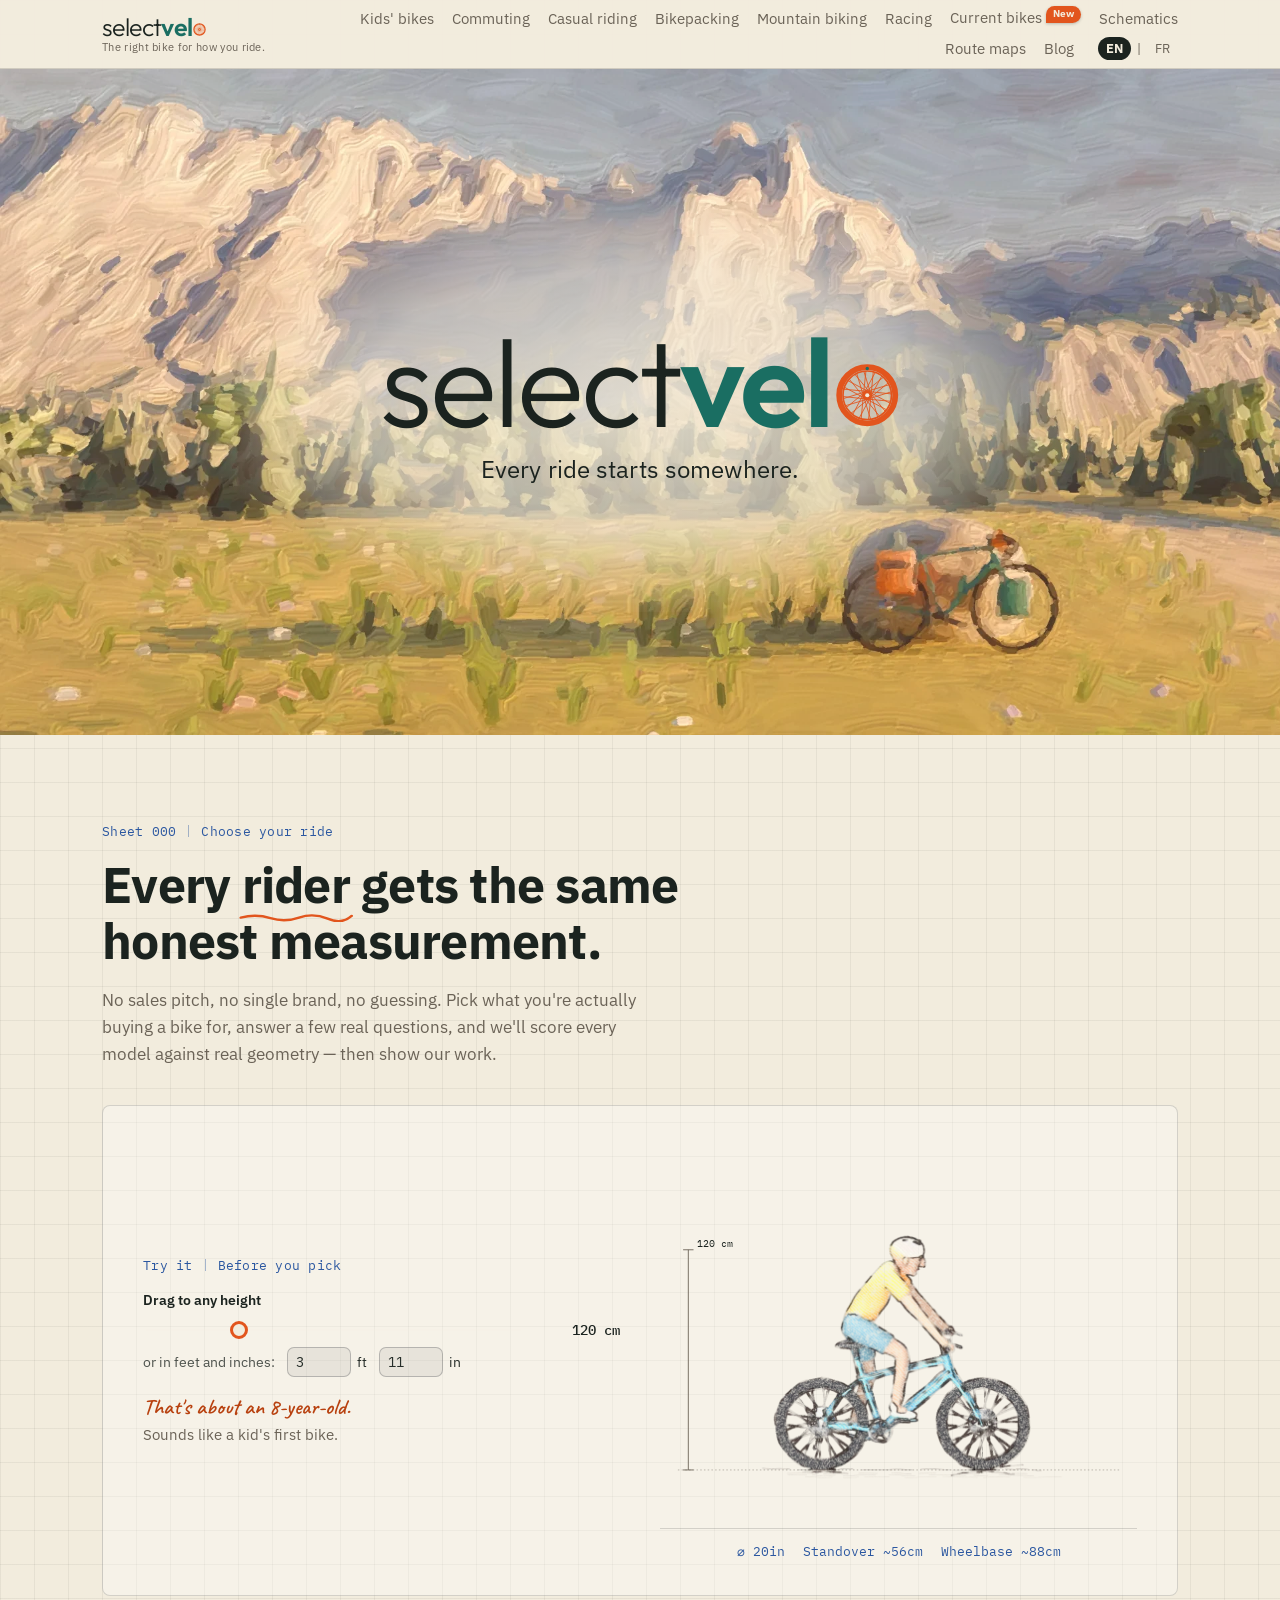
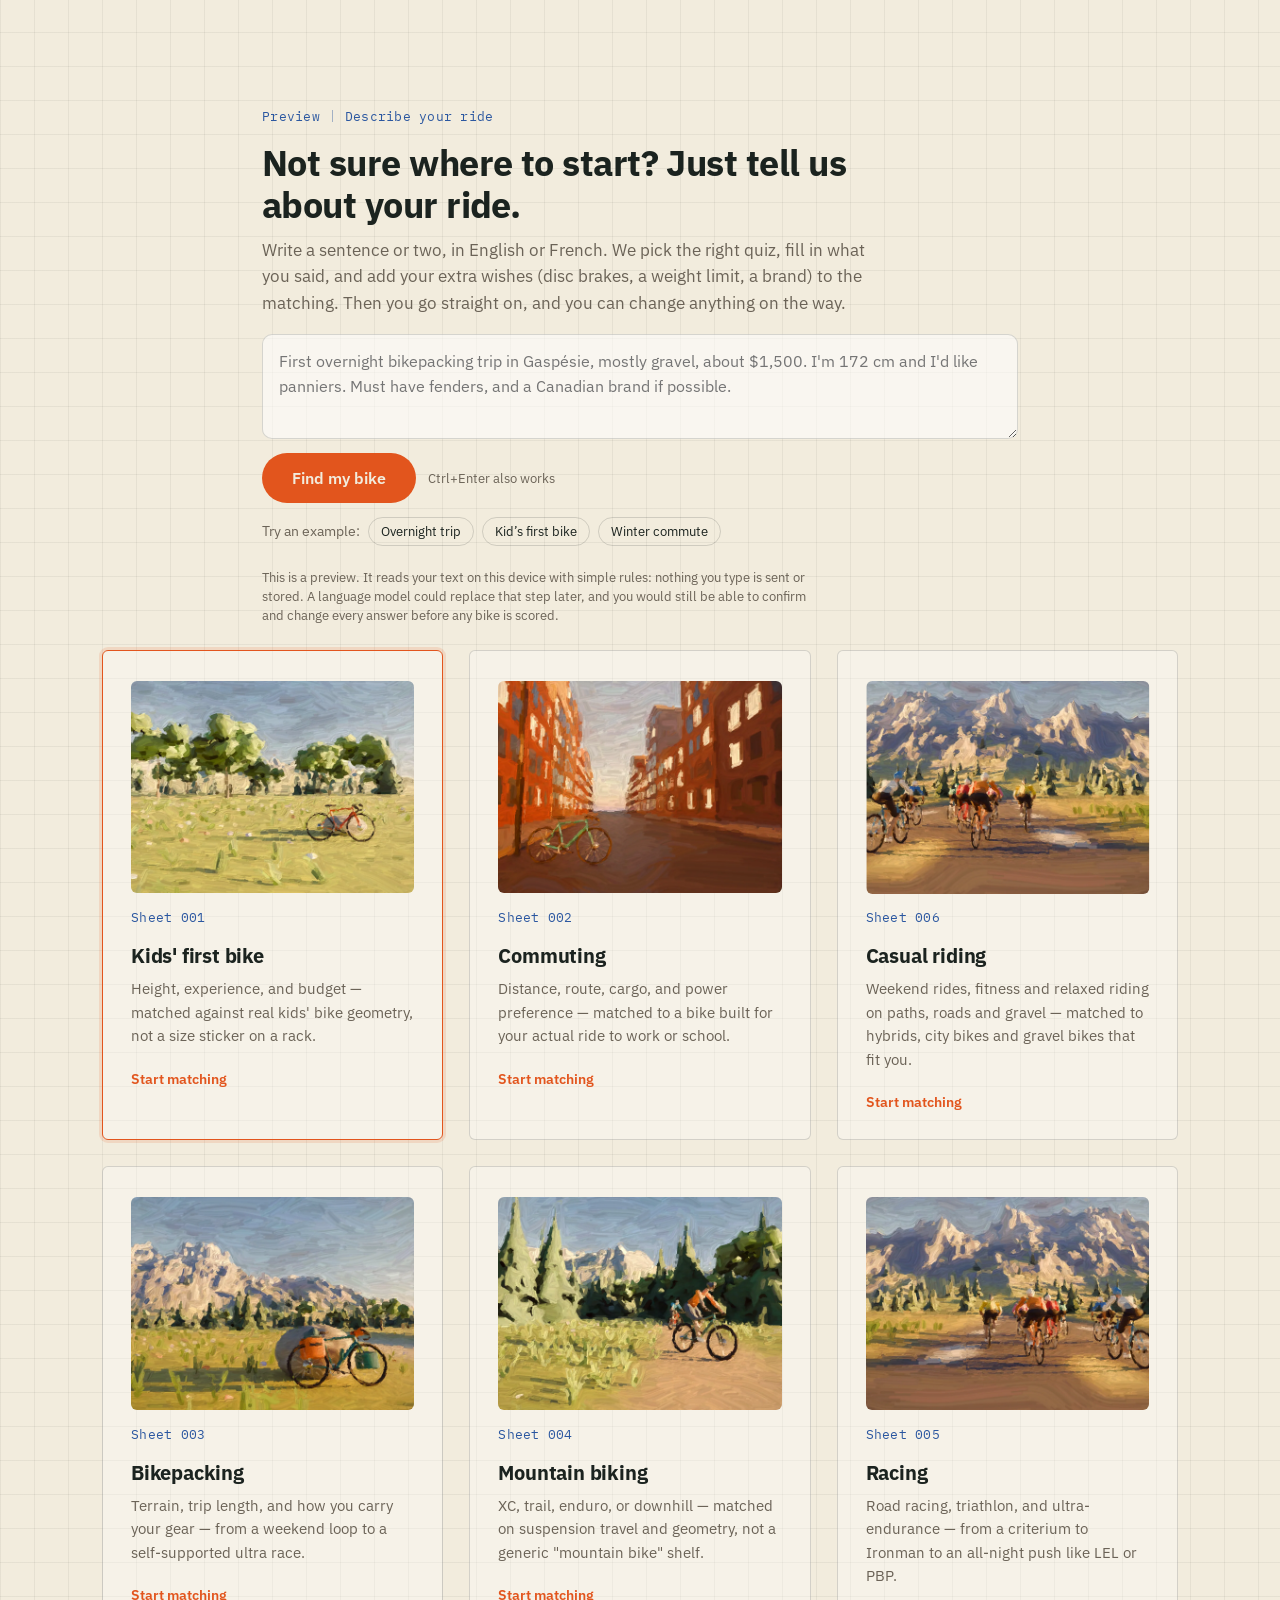
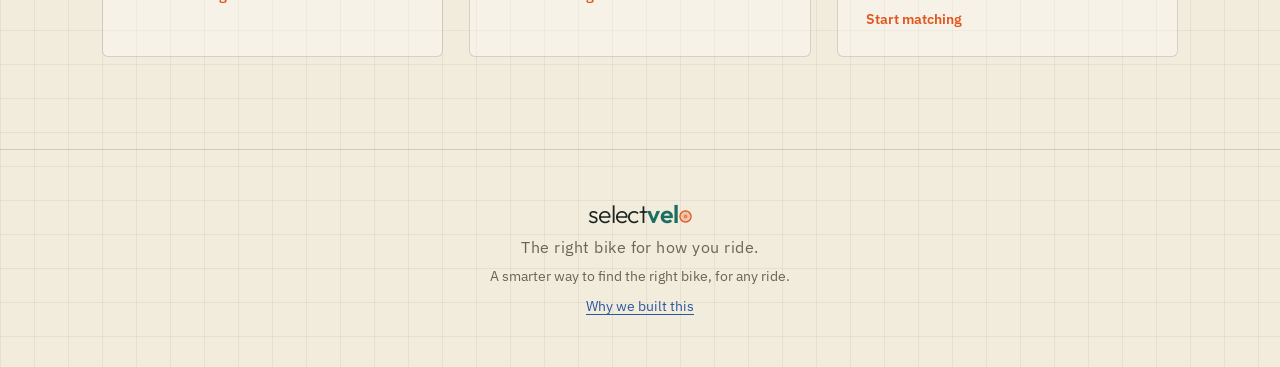
<file: index.html>
<!DOCTYPE html>
<html lang="en">
<head>
<meta charset="UTF-8">
<meta name="viewport" content="width=device-width, initial-scale=1.0">
<title>SelectVelo — Find the right bike, measured</title>
<meta name="description" content="Find the bike that actually fits — kids, commuting, bikepacking, mountain biking, or racing. A free quiz scores real bikes from every brand against your measurements, not a sales pitch.">
<link rel="canonical" href="https://raghu-19planb.github.io/velomatch/">
<meta property="og:type" content="website">
<meta property="og:title" content="SelectVelo — Find the right bike, measured">
<meta property="og:description" content="Find the bike that actually fits — kids, commuting, bikepacking, mountain biking, or racing. A free quiz scores real bikes from every brand against your measurements, not a sales pitch.">
<meta property="og:url" content="https://raghu-19planb.github.io/velomatch/">
<meta property="og:site_name" content="SelectVelo">
<meta name="twitter:card" content="summary">
<meta name="twitter:title" content="SelectVelo — Find the right bike, measured">
<meta name="twitter:description" content="Find the bike that actually fits — kids, commuting, bikepacking, mountain biking, or racing. A free quiz scores real bikes from every brand against your measurements, not a sales pitch.">
<script type="application/ld+json">
{
  "@context": "https://schema.org",
  "@type": "Organization",
  "name": "SelectVelo",
  "url": "https://raghu-19planb.github.io/velomatch/",
  "description": "A free bike-matching quiz that scores real bikes from every brand against your measurements and needs."
}
</script>
<script type="application/ld+json">
{
  "@context": "https://schema.org",
  "@type": "WebSite",
  "name": "SelectVelo",
  "url": "https://raghu-19planb.github.io/velomatch/"
}
</script>
<link rel="preconnect" href="https://fonts.googleapis.com">
<link rel="preconnect" href="https://fonts.gstatic.com" crossorigin>
<link href="https://fonts.googleapis.com/css2?family=IBM+Plex+Sans:wght@400;500;600;700&family=IBM+Plex+Mono:wght@400;500;600&family=Caveat:wght@600;700&family=Outfit:wght@300;600&display=swap" rel="stylesheet">
<link rel="icon" type="image/svg+xml" href="favicon.svg?v=2">
<link rel="stylesheet" href="style.css?v=20c4899a">
<script src="nav-transition.js?v=ddf7b18b"></script>
<script src="flag-banner.js?v=fea7b6d4" defer></script>
<script src="i18n.js?v=d9197a30"></script>
<script src="i18n-fr-core.js?v=b1846649" defer></script>
<script src="i18n-fr-index.js?v=120abb9f" defer></script>
<link rel="stylesheet" href="describe.css?v=f6fc20d8">
<script src="i18n-fr-describe.js?v=fe86396b" defer></script>
<script src="criteria.js?v=45d32dc5" defer></script>
<script src="describe.js?v=3079f3e1" defer></script>
<script src="height-input.js?v=467fb1e2" defer></script>
<script src="nav-menu.js?v=5d71bc06" defer></script>
</head>
<body>

<nav>
  <div class="wrap">
    <a href="index.html" class="logo" style="text-decoration:none; color:inherit;">
      <span class="wordmark"><span class="wm-select">select</span><span class="wm-velo">vel<span class="wheel-o"><span class="sr-o">o</span><svg viewBox="0 0 100 100" aria-hidden="true"><circle class="wheel-tyre" cx="50" cy="50" r="43.5"/><circle class="wheel-rim" cx="50" cy="50" r="37.6"/><path class="wheel-spoke" d="M56.2 50.0L66.1 83.3M56.1 51.2L72.3 20.5M55.7 52.4L52.1 86.9M55.2 53.4L81.9 31.3M54.4 54.4L37.8 84.9M53.4 55.2L86.6 44.9M52.4 55.7L25.4 77.6M51.2 56.1L85.8 59.3M50.0 56.2L16.7 66.1M48.8 56.1L79.5 72.3M47.6 55.7L13.1 52.1M46.6 55.2L68.7 81.9M45.6 54.4L15.1 37.8M44.8 53.4L55.1 86.6M44.3 52.4L22.4 25.4M43.9 51.2L40.7 85.8M43.8 50.0L33.9 16.7M43.9 48.8L27.7 79.5M44.3 47.6L47.9 13.1M44.8 46.6L18.1 68.7M45.6 45.6L62.2 15.1M46.6 44.8L13.4 55.1M47.6 44.3L74.6 22.4M48.8 43.9L14.2 40.7M50.0 43.8L83.3 33.9M51.2 43.9L20.5 27.7M52.4 44.3L86.9 47.9M53.4 44.8L31.3 18.1M54.4 45.6L84.9 62.2M55.2 46.6L44.9 13.4M55.7 47.6L77.6 74.6M56.1 48.8L59.3 14.2"/><circle class="wheel-hubshell" cx="50" cy="50" r="7.2"/><circle class="wheel-hub" cx="50" cy="50" r="3.2"/><circle class="wheel-valve" cx="50" cy="8.6" r="2.6"/></svg></span></span></span>
      <span class="tagline">The right bike for how you ride.</span>
    </a>
    <div class="nav-links">
      <a href="kids.html" class="nav-link">Kids' bikes</a>
      <a href="commute.html" class="nav-link">Commuting</a>
      <a href="casual.html" class="nav-link">Casual riding</a>
      <a href="bikepacking.html" class="nav-link">Bikepacking</a>
      <a href="mountainbiking.html" class="nav-link">Mountain biking</a>
      <a href="racing.html" class="nav-link">Racing</a>
      <a href="showcase.html" class="nav-link">Current bikes</a>
      <a href="schematics.html" class="nav-link">Schematics</a>
      <a href="routemaps.html" class="nav-link">Route maps</a>
      <a href="blog.html" class="nav-link">Blog</a>
    </div>
  </div>
</nav>

<section class="ride" id="ride" aria-label="SelectVelo">
  <div class="ride-stage" id="rideStage">
    <div class="ride-world" id="rideWorld" aria-hidden="true">
      <div class="ride-layer"><img src="images/intro/hero.webp?v=1" width="3000" height="1000" fetchpriority="high" decoding="async" alt=""></div>
      <div class="ride-grade" id="rideGrade"></div>
    </div>
    <div class="ride-hero" id="rideHero">
      <p class="ride-mark"><span class="wordmark" aria-hidden="true"><span class="wm-select">select</span><span class="wm-velo">vel<span class="wheel-o"><span class="sr-o">o</span><svg viewBox="0 0 100 100" aria-hidden="true"><circle class="wheel-tyre" cx="50" cy="50" r="43.5"/><circle class="wheel-rim" cx="50" cy="50" r="37.6"/><path class="wheel-spoke" d="M56.2 50.0L66.1 83.3M56.1 51.2L72.3 20.5M55.7 52.4L52.1 86.9M55.2 53.4L81.9 31.3M54.4 54.4L37.8 84.9M53.4 55.2L86.6 44.9M52.4 55.7L25.4 77.6M51.2 56.1L85.8 59.3M50.0 56.2L16.7 66.1M48.8 56.1L79.5 72.3M47.6 55.7L13.1 52.1M46.6 55.2L68.7 81.9M45.6 54.4L15.1 37.8M44.8 53.4L55.1 86.6M44.3 52.4L22.4 25.4M43.9 51.2L40.7 85.8M43.8 50.0L33.9 16.7M43.9 48.8L27.7 79.5M44.3 47.6L47.9 13.1M44.8 46.6L18.1 68.7M45.6 45.6L62.2 15.1M46.6 44.8L13.4 55.1M47.6 44.3L74.6 22.4M48.8 43.9L14.2 40.7M50.0 43.8L83.3 33.9M51.2 43.9L20.5 27.7M52.4 44.3L86.9 47.9M53.4 44.8L31.3 18.1M54.4 45.6L84.9 62.2M55.2 46.6L44.9 13.4M55.7 47.6L77.6 74.6M56.1 48.8L59.3 14.2"/><circle class="wheel-hubshell" cx="50" cy="50" r="7.2"/><circle class="wheel-hub" cx="50" cy="50" r="3.2"/><circle class="wheel-valve" cx="50" cy="8.6" r="2.6"/></svg></span></span></span></p>
      <p class="ride-line">Every ride starts somewhere.</p>
    </div>
  </div>
</section>


<section class="chooser-hero" id="chooser">
  <div class="wrap">
    <div class="fig-tag"><span>Sheet 000</span><span class="chip-div"></span><span>Choose your ride</span></div>
    <h1>Every <span class="pencil-mark">rider</span> gets the same honest measurement.</h1>
    <p class="lede">No sales pitch, no single brand, no guessing. Pick what you're actually buying a bike for, answer a few real questions, and we'll score every model against real geometry — then show our work.</p>
  </div>
</section>

<section class="fit-radar-section">
  <div class="wrap">
    <div class="fit-radar-card">
      <div class="fit-radar-controls">
        <div class="fig-tag"><span>Try it</span><span class="chip-div"></span><span>Before you pick</span></div>
        <label class="q-label" for="radarHeight">Drag to any height</label>
        <div class="range-row">
          <input type="range" id="radarHeight" min="95" max="200" value="120" step="1">
          <span class="range-out" id="radarHeightOut">120 cm</span>
        </div>
        <p class="fit-radar-hint" id="radarHint">That's about a 6-year-old.</p>
        <p class="fit-radar-category" id="radarCategory">Sounds like a kid's first bike.</p>
      </div>
      <div class="fit-radar-diagram">
        <div class="fit-radar-scale-wrap" id="radarScaleWrap">
          <div class="radar-stage" id="radarStage" role="img" aria-label="A child about 125 cm tall riding a bike with 20 inch wheels">
            <img class="radar-img" src="images/sizes/size_100.webp?v=5" width="1280" height="1000" loading="lazy" decoding="async" alt="">
            <img class="radar-img" src="images/sizes/size_112.webp?v=5" width="1280" height="1000" loading="lazy" decoding="async" alt="">
            <img class="radar-img is-on" src="images/sizes/size_125.webp?v=5" width="1280" height="1000"  decoding="async" alt="">
            <img class="radar-img" src="images/sizes/size_140.webp?v=5" width="1280" height="1000" loading="lazy" decoding="async" alt="">
            <img class="radar-img" src="images/sizes/size_152.webp?v=5" width="1280" height="1000" loading="lazy" decoding="async" alt="">
            <img class="radar-img" src="images/sizes/size_165.webp?v=5" width="1280" height="1000" loading="lazy" decoding="async" alt="">
            <img class="radar-img" src="images/sizes/size_178.webp?v=5" width="1280" height="1000" loading="lazy" decoding="async" alt="">
            <img class="radar-img" src="images/sizes/size_192.webp?v=5" width="1280" height="1000" loading="lazy" decoding="async" alt="">
            <svg class="radar-ruler" viewBox="0 0 640 500" aria-hidden="true">
              <line class="dim-ext" x1="24" y1="440" x2="616" y2="440"/>
              <g id="radarRuler">
                <line class="dim-line" id="radarRulerLine" x1="38" y1="440" x2="38" y2="200"/>
                <line class="dim-tick" x1="31" y1="440" x2="45" y2="440"/>
                <line class="dim-tick" id="radarRulerTick" x1="31" y1="200" x2="45" y2="200"/>
                <text class="dim-label" id="radarRulerText" x="50" y="196">125 cm</text>
              </g>
            </svg>
          </div>
        </div>
        <div class="fit-radar-labels">
          <span id="radarWheel">⌀ 16in</span>
          <span id="radarStandover">Standover ~46cm</span>
          <span id="radarWheelbase">Wheelbase ~86cm</span>
        </div>
      </div>
    </div>
  </div>
</section>

<section class="describe" id="describe" aria-label="Describe your ride"></section>

<section style="padding-top:0;">
  <div class="wrap">
    <div class="category-grid">
      <a href="kids.html" class="category-card">
        <img class="cat-art" src="images/intro/kids.webp?v=5" width="1200" height="900" loading="lazy" decoding="async" alt="An oil painting of a small orange bike in a meadow of wildflowers, with trees and a soft sky behind.">
        <div class="fig-tag"><span>Sheet 001</span></div>
        <h3>Kids' first bike</h3>
        <p>Height, experience, and budget — matched against real kids' bike geometry, not a size sticker on a rack.</p>
        <span class="card-cta">Start matching</span>
      </a>

      <a href="commute.html" class="category-card">
        <img class="cat-art" src="images/intro/commute.webp?v=5" width="1200" height="900" loading="lazy" decoding="async" alt="An oil painting of a bike leaning on a lamp post on a city street at dawn, brick buildings and warm windows on either side.">
        <div class="fig-tag"><span>Sheet 002</span></div>
        <h3>Commuting</h3>
        <p>Distance, route, cargo, and power preference — matched to a bike built for your actual ride to work or school.</p>
        <span class="card-cta">Start matching</span>
      </a>

      <a href="casual.html" class="category-card">
        <img class="cat-art cat-art-flip" src="images/intro/racing.webp?v=5" width="1200" height="900" loading="lazy" decoding="async" alt="An oil painting of a road bike resting by an empty road at sunrise, mountains in the distance.">
        <div class="fig-tag"><span>Sheet 006</span></div>
        <h3>Casual riding</h3>
        <p>Weekend rides, fitness and relaxed riding on paths, roads and gravel — matched to hybrids, city bikes and gravel bikes that fit you.</p>
        <span class="card-cta">Start matching</span>
      </a>

      <a href="bikepacking.html" class="category-card">
        <img class="cat-art" src="images/intro/bikepacking.webp?v=5" width="1200" height="900" loading="lazy" decoding="async" alt="An oil painting of a loaded bikepacking bike leaning on a boulder, snow-capped mountains behind.">
        <div class="fig-tag"><span>Sheet 003</span></div>
        <h3>Bikepacking</h3>
        <p>Terrain, trip length, and how you carry your gear — from a weekend loop to a self-supported ultra race.</p>
        <span class="card-cta">Start matching</span>
      </a>

      <a href="mountainbiking.html" class="category-card">
        <img class="cat-art" src="images/intro/mountain.webp?v=5" width="1200" height="900" loading="lazy" decoding="async" alt="An oil painting of a bike resting on a rock beside a forest trail, tall pines behind it.">
        <div class="fig-tag"><span>Sheet 004</span></div>
        <h3>Mountain biking</h3>
        <p>XC, trail, enduro, or downhill — matched on suspension travel and geometry, not a generic "mountain bike" shelf.</p>
        <span class="card-cta">Start matching</span>
      </a>

      <a href="racing.html" class="category-card">
        <img class="cat-art" src="images/intro/racing.webp?v=5" width="1200" height="900" loading="lazy" decoding="async" alt="An oil painting of a road bike resting by an empty road at sunrise, mountains in the distance.">
        <div class="fig-tag"><span>Sheet 005</span></div>
        <h3>Racing</h3>
        <p>Road racing, triathlon, and ultra-endurance — from a criterium to Ironman to an all-night push like LEL or PBP.</p>
        <span class="card-cta">Start matching</span>
      </a>
    </div>
  </div>
</section>

<footer>
  <div class="wrap">
    <a href="index.html" class="logo" style="text-decoration:none; color:inherit;">
      <span class="wordmark"><span class="wm-select">select</span><span class="wm-velo">vel<span class="wheel-o"><span class="sr-o">o</span><svg viewBox="0 0 100 100" aria-hidden="true"><circle class="wheel-tyre" cx="50" cy="50" r="43.5"/><circle class="wheel-rim" cx="50" cy="50" r="37.6"/><path class="wheel-spoke" d="M56.2 50.0L66.1 83.3M56.1 51.2L72.3 20.5M55.7 52.4L52.1 86.9M55.2 53.4L81.9 31.3M54.4 54.4L37.8 84.9M53.4 55.2L86.6 44.9M52.4 55.7L25.4 77.6M51.2 56.1L85.8 59.3M50.0 56.2L16.7 66.1M48.8 56.1L79.5 72.3M47.6 55.7L13.1 52.1M46.6 55.2L68.7 81.9M45.6 54.4L15.1 37.8M44.8 53.4L55.1 86.6M44.3 52.4L22.4 25.4M43.9 51.2L40.7 85.8M43.8 50.0L33.9 16.7M43.9 48.8L27.7 79.5M44.3 47.6L47.9 13.1M44.8 46.6L18.1 68.7M45.6 45.6L62.2 15.1M46.6 44.8L13.4 55.1M47.6 44.3L74.6 22.4M48.8 43.9L14.2 40.7M50.0 43.8L83.3 33.9M51.2 43.9L20.5 27.7M52.4 44.3L86.9 47.9M53.4 44.8L31.3 18.1M54.4 45.6L84.9 62.2M55.2 46.6L44.9 13.4M55.7 47.6L77.6 74.6M56.1 48.8L59.3 14.2"/><circle class="wheel-hubshell" cx="50" cy="50" r="7.2"/><circle class="wheel-hub" cx="50" cy="50" r="3.2"/><circle class="wheel-valve" cx="50" cy="8.6" r="2.6"/></svg></span></span></span>
    </a>
    <p class="tagline">The right bike for how you ride.</p>
    <p>A smarter way to find the right bike, for any ride.</p>
    <button type="button" class="letter-trigger" id="openLetter">Why we built this</button>
  </div>
</footer>

<div class="letter-overlay" id="letterOverlay" aria-hidden="true">
  <div class="letter-card" role="dialog" aria-modal="true" aria-labelledby="letterTitle">
    <button type="button" class="letter-close" id="closeLetter" aria-label="Close">✕</button>
    <svg class="sketch-icon letter-sketch" viewBox="0 0 64 64" aria-hidden="true">
      <path d="M9 17 L56 15 L55 46 L7 45 Z"/>
      <path d="M9 17 L32 35 L55 15"/>
    </svg>
    <p class="letter-fig">Fig. 000 — where this is headed</p>
    <h3 id="letterTitle">To everyone who's stood in a bike aisle guessing,</h3>
    <p>Buying a bike usually comes down to a guess: a size sticker on a rack, a salesperson pointing at whatever's in stock, or a color you liked in a catalog. Get it wrong and it's money spent on something that never quite fits.</p>
    <p>We think fit should come from geometry, not guesswork — reach, stack, standover, all measured and matched to the rider, whoever that rider is.</p>
    <p>SelectVelo is built to do that matching for every kind of rider and every kind of ride. Right now it's five working prototypes: a first bike for a growing kid, a daily commuter, a bikepacking rig, a mountain bike, and a racing or ultra-endurance bike — because those are the cases where a wrong guess costs the most. The same approach — real measurements, scored against real bikes — is what we're building toward next, for every rider after this one.</p>
    <p>It won't get everything right yet. But it will show its work — the wheel size, the standover, the years of growth room — so you're choosing a bike, not gambling on one.</p>
    <p class="letter-sign">This is where we're starting. Not where we're stopping.</p>
  </div>
</div>

<div class="page-transition page-reveal" id="pageTransition" aria-hidden="true">
  <div class="transition-panel">
    <svg class="transition-rider" viewBox="0 0 140 100" xmlns="http://www.w3.org/2000/svg" aria-hidden="true">
      <circle cx="30" cy="72" r="20" fill="none" stroke="var(--signal)" stroke-width="3.4"/>
      <circle cx="100" cy="72" r="20" fill="none" stroke="var(--signal)" stroke-width="3.4"/>
      <g fill="none" stroke="var(--signal)" stroke-width="3.4" stroke-linecap="round" stroke-linejoin="round">
        <path d="M55 60 L45 30 L90 26 L100 72 M55 60 L30 72"/>
        <path d="M90 26 L82 12"/>
        <path d="M70 15 L94 19"/>
        <path d="M78 18 L58 38"/>
        <path d="M62 34 L84 30"/>
      </g>
      <circle cx="78" cy="10" r="7.5" fill="var(--ink)"/>
      <g class="pedal-leg">
        <path d="M55 60 L46 76 L58 82" fill="none" stroke="var(--signal)" stroke-width="3.4" stroke-linecap="round" stroke-linejoin="round"/>
      </g>
    </svg>
  </div>
</div>

<script>
const radarSlider = document.getElementById('radarHeight');
const radarOut = document.getElementById('radarHeightOut');
const radarHint = document.getElementById('radarHint');
const radarCategory = document.getElementById('radarCategory');
const radarStage = document.getElementById('radarStage');
const radarRulerLine = document.getElementById('radarRulerLine');
const radarRulerTick = document.getElementById('radarRulerTick');
const radarRulerText = document.getElementById('radarRulerText');
const radarWheel = document.getElementById('radarWheel');
const radarStandover = document.getElementById('radarStandover');
const radarWheelbase = document.getElementById('radarWheelbase');
const radarCards = {
  kids: document.querySelector('.category-card[href="kids.html"]'),
  commute: document.querySelector('.category-card[href="commute.html"]'),
  casual: document.querySelector('.category-card[href="casual.html"]'),
  bikepacking: document.querySelector('.category-card[href="bikepacking.html"]'),
  mountainbiking: document.querySelector('.category-card[href="mountainbiking.html"]'),
  racing: document.querySelector('.category-card[href="racing.html"]')
};

function radarAgeHint(h){
  if (h < 105) return "That's about a 4-year-old.";
  if (h < 118) return "That's about a 6-year-old.";
  if (h < 132) return "That's about an 8-year-old.";
  if (h < 148) return "That's about a 10 to 12-year-old.";
  if (h < 165) return "That's a teenager, or a petite adult.";
  return "That's an average-height adult.";
}
/* radar-sizes:start */
const RADAR_SIZES = [
  {h:100, wheel:'14in', standover:39, wheelbase:62, saddle:56},
  {h:112, wheel:'16in', standover:44, wheelbase:70, saddle:63},
  {h:125, wheel:'20in', standover:56, wheelbase:88, saddle:73},
  {h:140, wheel:'24in', standover:67, wheelbase:106, saddle:83},
  {h:152, wheel:'26in', standover:74, wheelbase:116, saddle:91},
  {h:165, wheel:'700c', standover:74, wheelbase:96, saddle:94},
  {h:178, wheel:'700c', standover:79, wheelbase:103, saddle:101},
  {h:192, wheel:'700c', standover:85, wheelbase:110, saddle:109}
];
const RADAR_PX_PER_M = 246.15, RADAR_GROUND_Y = 440.0;
/* radar-sizes:end */
function radarWheelSize(h){
  if (h < 112) return "12in";
  if (h < 130) return "16in";
  if (h < 148) return "20in";
  if (h < 168) return "24in";
  return "700c";
}

function updateRadar(){
  const h = Number(radarSlider.value);
  radarOut.textContent = h + ' cm';
  radarHint.textContent = radarAgeHint(h);

  // the rendered size nearest to this height: a rider on a bike that fits them
  let near = RADAR_SIZES[0];
  RADAR_SIZES.forEach(sz => { if (Math.abs(sz.h - h) < Math.abs(near.h - h)) near = sz; });
  document.querySelectorAll('.radar-img').forEach(img => img.classList.toggle('is-on', img.src.indexOf('size_' + near.h + '.') !== -1));
  radarStage.setAttribute('aria-label', 'A ' + (h < 150 ? 'child' : h < 165 ? 'teenager' : 'rider') + ' about ' + h + ' cm tall on a bike with ' + near.wheel.replace('in', ' inch') + ' wheels');
  // a ruler beside the bike shows the rider's actual height at the picture's own scale
  const topY = RADAR_GROUND_Y - h / 100 * RADAR_PX_PER_M;
  radarRulerLine.setAttribute('y2', topY.toFixed(1));
  radarRulerTick.setAttribute('y1', topY.toFixed(1)); radarRulerTick.setAttribute('y2', topY.toFixed(1));
  radarRulerText.setAttribute('y', (topY - 4).toFixed(1));
  radarRulerText.textContent = h + ' cm';

  radarWheel.textContent = '⌀ ' + near.wheel;
  radarStandover.textContent = 'Standover ~' + near.standover + 'cm';
  radarWheelbase.textContent = 'Wheelbase ~' + near.wheelbase + 'cm';

  Object.values(radarCards).forEach(c => c && c.classList.remove('radar-highlight'));
  if (h < 148) {
    radarCategory.textContent = "Sounds like a kid's first bike.";
    radarCards.kids && radarCards.kids.classList.add('radar-highlight');
  } else if (h < 165) {
    radarCategory.textContent = "Getting into bigger-bike territory.";
  } else {
    radarCategory.textContent = "Sounds like an adult bike — commuting, bikepacking, mountain biking, or racing.";
    radarCards.commute && radarCards.commute.classList.add('radar-highlight');
    radarCards.casual && radarCards.casual.classList.add('radar-highlight');
    radarCards.bikepacking && radarCards.bikepacking.classList.add('radar-highlight');
    radarCards.mountainbiking && radarCards.mountainbiking.classList.add('radar-highlight');
    radarCards.racing && radarCards.racing.classList.add('radar-highlight');
  }
}
radarSlider.addEventListener('input', updateRadar);
updateRadar();

const pageTransition = document.getElementById('pageTransition');
document.querySelectorAll('.category-card').forEach(card => {
  card.addEventListener('click', function(e){
    const target = this.getAttribute('href');
    if (!target) return;
    e.preventDefault();
    const panel = pageTransition.querySelector('.transition-panel');
    pageTransition.classList.remove('page-reveal');
    panel.style.transition = 'none';
    void panel.offsetWidth;
    panel.style.transition = '';
    void panel.offsetWidth;
    pageTransition.classList.add('active');
    setTimeout(() => { window.location.href = target; }, 900);
  });
});

const letterOverlay = document.getElementById('letterOverlay');
const openLetterBtn = document.getElementById('openLetter');
const closeLetterBtn = document.getElementById('closeLetter');
let letterLastFocused = null;

function openLetter(){
  letterLastFocused = document.activeElement;
  letterOverlay.classList.add('open');
  letterOverlay.setAttribute('aria-hidden', 'false');
  document.body.style.overflow = 'hidden';
  closeLetterBtn.focus();
}
function closeLetter(){
  letterOverlay.classList.remove('open');
  letterOverlay.setAttribute('aria-hidden', 'true');
  document.body.style.overflow = '';
  if (letterLastFocused) letterLastFocused.focus();
}
openLetterBtn.addEventListener('click', openLetter);
closeLetterBtn.addEventListener('click', closeLetter);
letterOverlay.addEventListener('click', e => { if (e.target === letterOverlay) closeLetter(); });
document.addEventListener('keydown', e => { if (e.key === 'Escape' && letterOverlay.classList.contains('open')) closeLetter(); });
</script>

</body>
</html>
</file>
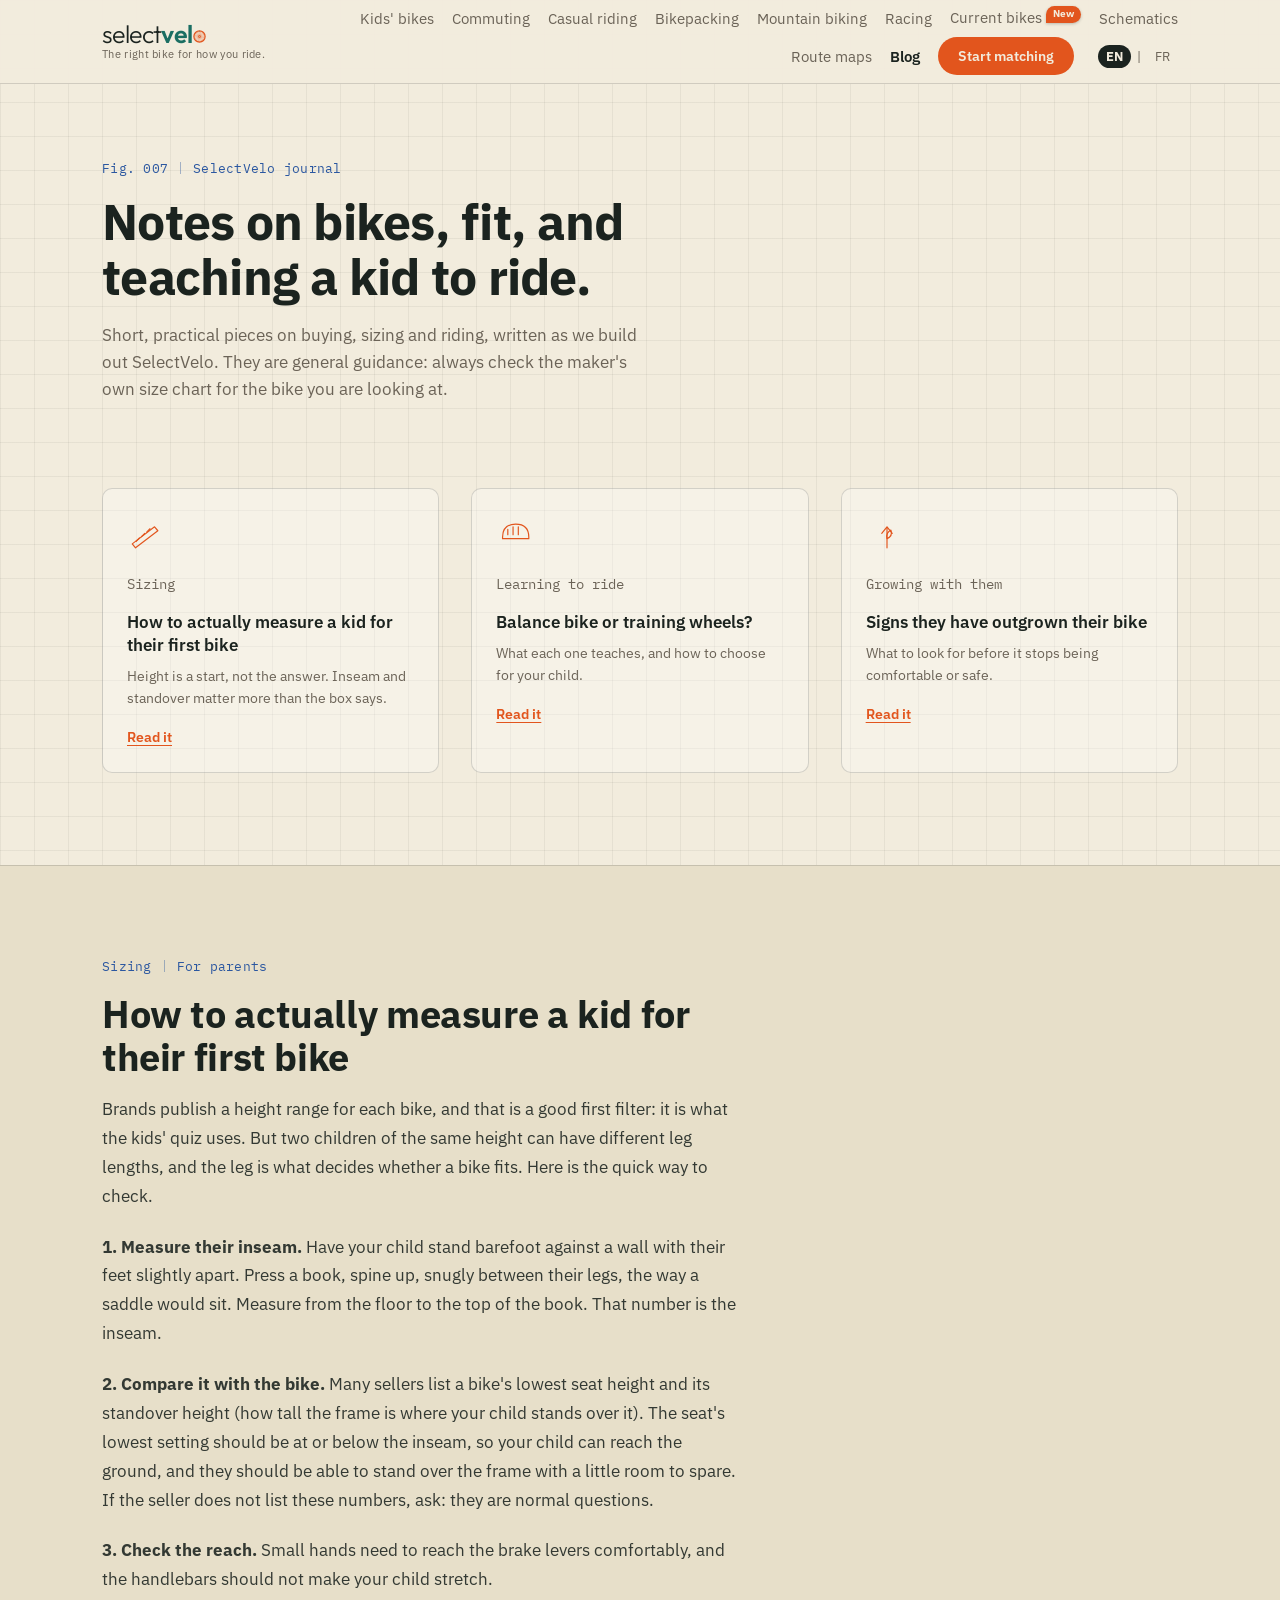
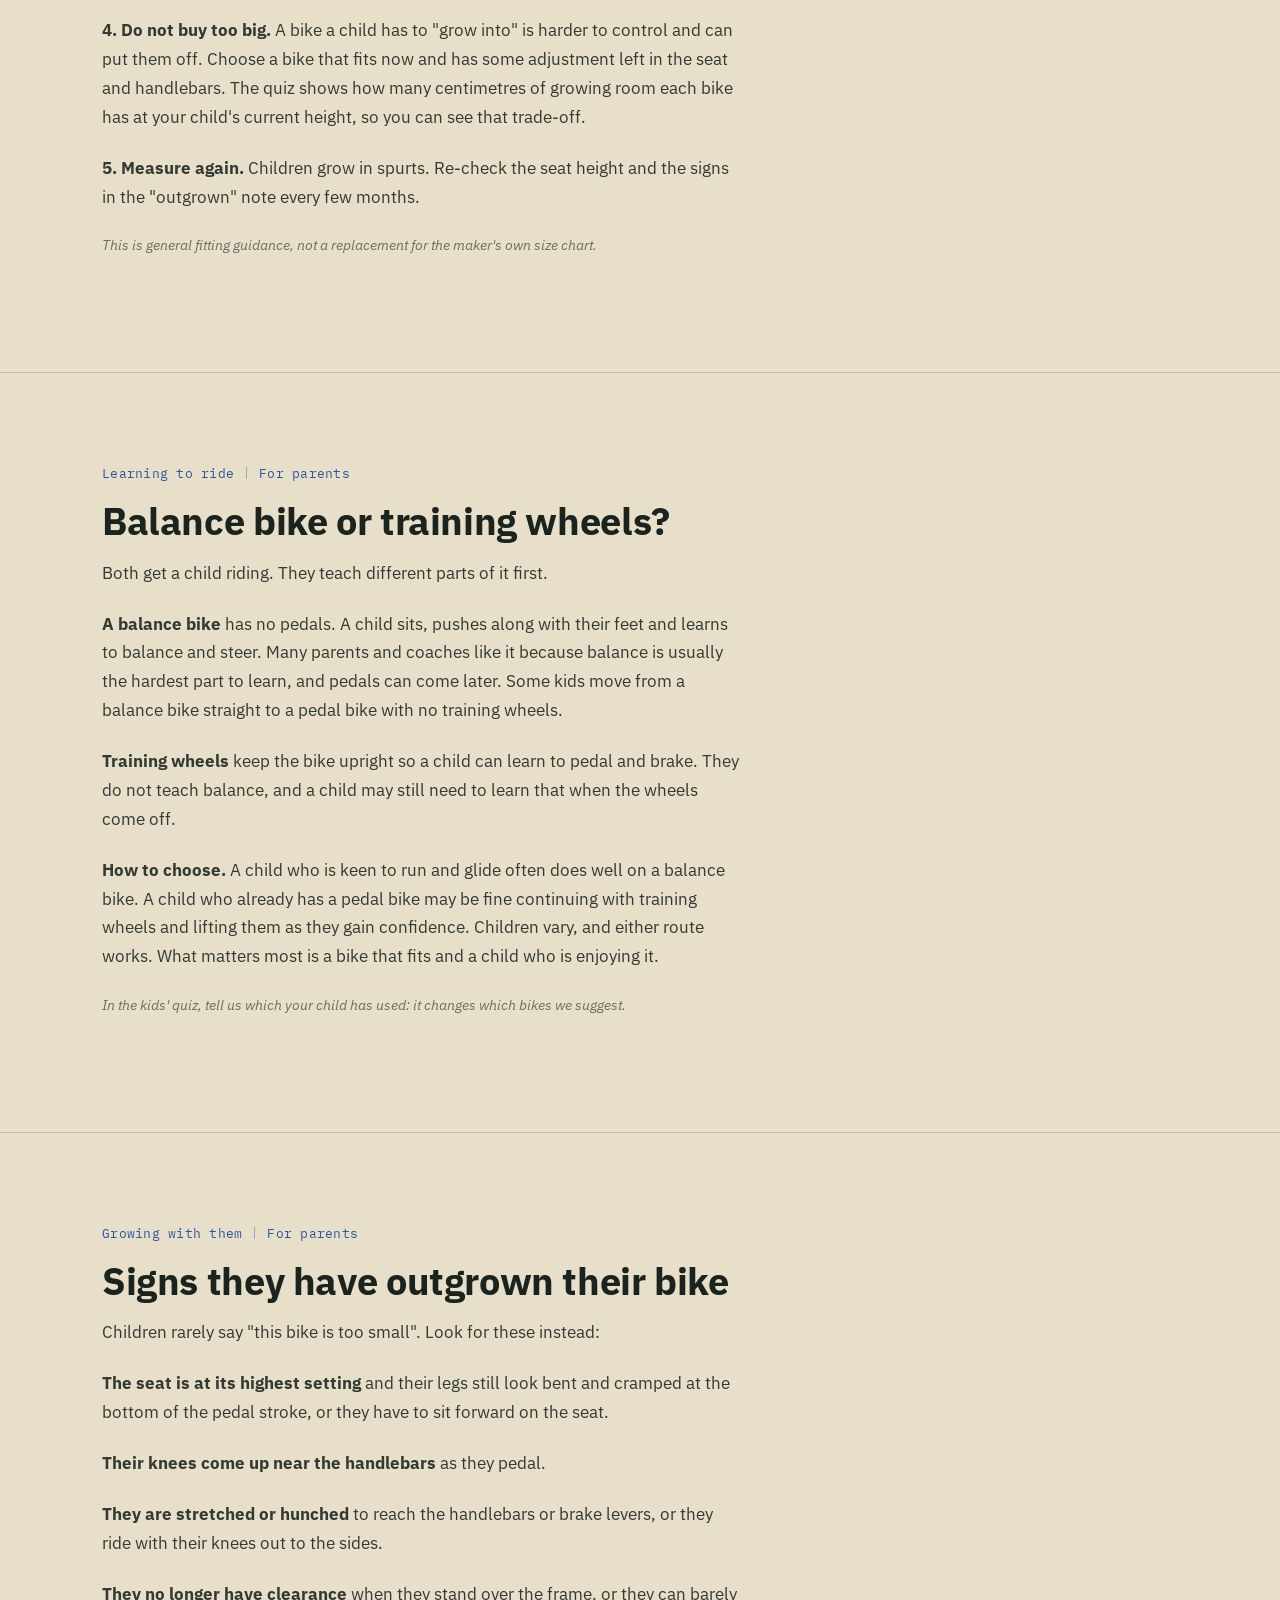
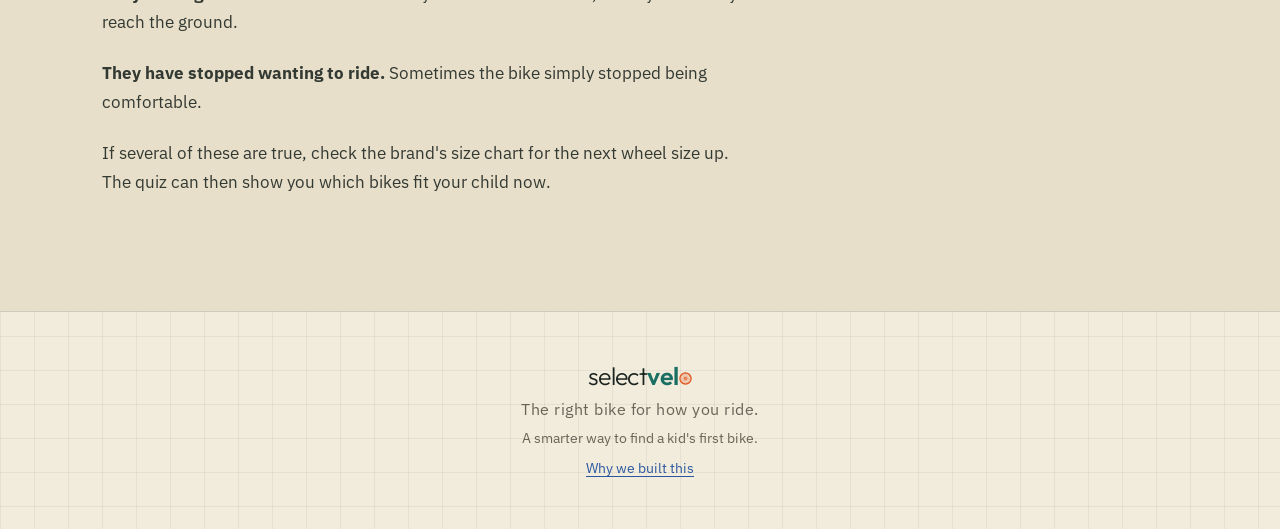
<file: blog.html>
<!DOCTYPE html>
<html lang="en">
<head>
<meta charset="UTF-8">
<meta name="viewport" content="width=device-width, initial-scale=1.0">
<title>SelectVelo Journal — Notes on bikes and fit</title>
<meta name="description" content="Practical, no-nonsense notes on buying, sizing, and riding bikes — written as we build SelectVelo's bike-matching quizzes.">
<link rel="canonical" href="https://raghu-19planb.github.io/velomatch/blog.html">
<meta property="og:type" content="website">
<meta property="og:title" content="SelectVelo Journal — Notes on bikes and fit">
<meta property="og:description" content="Practical, no-nonsense notes on buying, sizing, and riding bikes — written as we build SelectVelo's bike-matching quizzes.">
<meta property="og:url" content="https://raghu-19planb.github.io/velomatch/blog.html">
<meta property="og:site_name" content="SelectVelo">
<meta name="twitter:card" content="summary">
<meta name="twitter:title" content="SelectVelo Journal — Notes on bikes and fit">
<meta name="twitter:description" content="Practical, no-nonsense notes on buying, sizing, and riding bikes — written as we build SelectVelo's bike-matching quizzes.">
<link rel="preconnect" href="https://fonts.googleapis.com">
<link rel="preconnect" href="https://fonts.gstatic.com" crossorigin>
<link href="https://fonts.googleapis.com/css2?family=IBM+Plex+Sans:wght@400;500;600;700&family=IBM+Plex+Mono:wght@400;500;600&family=Caveat:wght@600;700&family=Outfit:wght@300;600&display=swap" rel="stylesheet">
<link rel="icon" type="image/svg+xml" href="favicon.svg?v=2">
<link rel="stylesheet" href="style.css?v=20c4899a">
<script src="nav-transition.js?v=ddf7b18b"></script>
<script src="flag-banner.js?v=fea7b6d4" defer></script>
<script src="i18n.js?v=d9197a30"></script>
<script src="i18n-fr-core.js?v=b1846649" defer></script>
<script src="i18n-fr-blog.js?v=213c586e" defer></script>
<script src="nav-menu.js?v=5d71bc06" defer></script>
</head>
<body>

<div class="page-transition page-reveal" aria-hidden="true">
  <div class="transition-panel">
    <svg class="transition-rider" viewBox="0 0 140 100" xmlns="http://www.w3.org/2000/svg" aria-hidden="true">
      <circle cx="30" cy="72" r="20" fill="none" stroke="var(--signal)" stroke-width="3.4"/>
      <circle cx="100" cy="72" r="20" fill="none" stroke="var(--signal)" stroke-width="3.4"/>
      <g fill="none" stroke="var(--signal)" stroke-width="3.4" stroke-linecap="round" stroke-linejoin="round">
        <path d="M55 60 L45 30 L90 26 L100 72 M55 60 L30 72"/>
        <path d="M90 26 L82 12"/>
        <path d="M70 15 L94 19"/>
        <path d="M78 18 L58 38"/>
        <path d="M62 34 L84 30"/>
      </g>
      <circle cx="78" cy="10" r="7.5" fill="var(--ink)"/>
      <g class="pedal-leg">
        <path d="M55 60 L46 76 L58 82" fill="none" stroke="var(--signal)" stroke-width="3.4" stroke-linecap="round" stroke-linejoin="round"/>
      </g>
    </svg>
  </div>
</div>

<nav>
  <div class="wrap">
    <a href="index.html" class="logo" style="text-decoration:none; color:inherit;">
      <span class="wordmark"><span class="wm-select">select</span><span class="wm-velo">vel<span class="wheel-o"><span class="sr-o">o</span><svg viewBox="0 0 100 100" aria-hidden="true"><circle class="wheel-tyre" cx="50" cy="50" r="43.5"/><circle class="wheel-rim" cx="50" cy="50" r="37.6"/><path class="wheel-spoke" d="M56.2 50.0L66.1 83.3M56.1 51.2L72.3 20.5M55.7 52.4L52.1 86.9M55.2 53.4L81.9 31.3M54.4 54.4L37.8 84.9M53.4 55.2L86.6 44.9M52.4 55.7L25.4 77.6M51.2 56.1L85.8 59.3M50.0 56.2L16.7 66.1M48.8 56.1L79.5 72.3M47.6 55.7L13.1 52.1M46.6 55.2L68.7 81.9M45.6 54.4L15.1 37.8M44.8 53.4L55.1 86.6M44.3 52.4L22.4 25.4M43.9 51.2L40.7 85.8M43.8 50.0L33.9 16.7M43.9 48.8L27.7 79.5M44.3 47.6L47.9 13.1M44.8 46.6L18.1 68.7M45.6 45.6L62.2 15.1M46.6 44.8L13.4 55.1M47.6 44.3L74.6 22.4M48.8 43.9L14.2 40.7M50.0 43.8L83.3 33.9M51.2 43.9L20.5 27.7M52.4 44.3L86.9 47.9M53.4 44.8L31.3 18.1M54.4 45.6L84.9 62.2M55.2 46.6L44.9 13.4M55.7 47.6L77.6 74.6M56.1 48.8L59.3 14.2"/><circle class="wheel-hubshell" cx="50" cy="50" r="7.2"/><circle class="wheel-hub" cx="50" cy="50" r="3.2"/><circle class="wheel-valve" cx="50" cy="8.6" r="2.6"/></svg></span></span></span>
      <span class="tagline">The right bike for how you ride.</span>
    </a>
    <div class="nav-links">
      <a href="kids.html" class="nav-link">Kids' bikes</a>
      <a href="commute.html" class="nav-link">Commuting</a>
      <a href="casual.html" class="nav-link">Casual riding</a>
      <a href="bikepacking.html" class="nav-link">Bikepacking</a>
      <a href="mountainbiking.html" class="nav-link">Mountain biking</a>
      <a href="racing.html" class="nav-link">Racing</a>
      <a href="showcase.html" class="nav-link">Current bikes</a>
      <a href="schematics.html" class="nav-link">Schematics</a>
      <a href="routemaps.html" class="nav-link">Route maps</a>
      <a href="blog.html" class="nav-link current">Blog</a>
      <a href="kids.html#quiz" class="nav-cta">Start matching</a>
    </div>
  </div>
</nav>

<section style="padding:76px 0 20px;">
  <div class="wrap">
    <div class="fig-tag"><span>Fig. 007</span><span class="chip-div"></span><span>SelectVelo journal</span></div>
    <h1 style="font-size:clamp(32px,4.4vw,50px); font-weight:700; letter-spacing:-0.015em; line-height:1.1; margin:0 0 18px; max-width:640px;">Notes on bikes, fit, and teaching a kid to ride.</h1>
    <p class="lede" style="margin-bottom:64px;">Short, practical pieces on buying, sizing and riding, written as we build out SelectVelo. They are general guidance: always check the maker's own size chart for the bike you are looking at.</p>
  </div>
</section>

<section style="padding-top:0;">
  <div class="wrap">
    <div class="post-grid">
      <article class="post-card">
        <svg class="sketch-icon" viewBox="0 0 64 64" aria-hidden="true">
          <path d="M8 44 L42 18 L47 24 L13 50 Z"/>
          <path d="M14 40 L19 35 M22 33 L27 28 M30 26 L35 21"/>
        </svg>
        <p class="post-cat">Sizing</p>
        <h3>How to actually measure a kid for their first bike</h3>
        <p>Height is a start, not the answer. Inseam and standover matter more than the box says.</p>
        <a href="#sizing" class="post-link">Read it</a>
      </article>

      <article class="post-card">
        <svg class="sketch-icon" viewBox="0 0 64 64" aria-hidden="true">
          <path d="M10 34 Q10 14 30 14 Q50 14 50 34 L50 36 L10 36 Z"/>
          <path d="M18 22 L18 30 M26 18 L26 30 M34 18 L34 30"/>
        </svg>
        <p class="post-cat">Learning to ride</p>
        <h3>Balance bike or training wheels?</h3>
        <p>What each one teaches, and how to choose for your child.</p>
        <a href="#balance" class="post-link">Read it</a>
      </article>

      <article class="post-card">
        <svg class="sketch-icon" viewBox="0 0 64 64" aria-hidden="true">
          <path d="M32 50 L32 20"/>
          <path d="M24 28 L32 18 L40 28"/>
          <path d="M32 36 Q41 32 38 23 Q30 27 32 36 Z"/>
        </svg>
        <p class="post-cat">Growing with them</p>
        <h3>Signs they have outgrown their bike</h3>
        <p>What to look for before it stops being comfortable or safe.</p>
        <a href="#outgrown" class="post-link">Read it</a>
      </article>
    </div>
  </div>
</section>

<section class="sample-post" id="sizing">
  <div class="wrap">
    <div class="fig-tag"><span>Sizing</span><span class="chip-div"></span><span>For parents</span></div>
    <h2>How to actually measure a kid for their first bike</h2>
    <div class="post-body">
      <p>Brands publish a height range for each bike, and that is a good first filter: it is what the kids' quiz uses. But two children of the same height can have different leg lengths, and the leg is what decides whether a bike fits. Here is the quick way to check.</p>
      <p><b>1. Measure their inseam.</b> Have your child stand barefoot against a wall with their feet slightly apart. Press a book, spine up, snugly between their legs, the way a saddle would sit. Measure from the floor to the top of the book. That number is the inseam.</p>
      <p><b>2. Compare it with the bike.</b> Many sellers list a bike's lowest seat height and its standover height (how tall the frame is where your child stands over it). The seat's lowest setting should be at or below the inseam, so your child can reach the ground, and they should be able to stand over the frame with a little room to spare. If the seller does not list these numbers, ask: they are normal questions.</p>
      <p><b>3. Check the reach.</b> Small hands need to reach the brake levers comfortably, and the handlebars should not make your child stretch.</p>
      <p><b>4. Do not buy too big.</b> A bike a child has to "grow into" is harder to control and can put them off. Choose a bike that fits now and has some adjustment left in the seat and handlebars. The quiz shows how many centimetres of growing room each bike has at your child's current height, so you can see that trade-off.</p>
      <p><b>5. Measure again.</b> Children grow in spurts. Re-check the seat height and the signs in the "outgrown" note every few months.</p>
      <p class="post-note">This is general fitting guidance, not a replacement for the maker's own size chart.</p>
    </div>
  </div>
</section>

<section class="sample-post" id="balance">
  <div class="wrap">
    <div class="fig-tag"><span>Learning to ride</span><span class="chip-div"></span><span>For parents</span></div>
    <h2>Balance bike or training wheels?</h2>
    <div class="post-body">
      <p>Both get a child riding. They teach different parts of it first.</p>
      <p><b>A balance bike</b> has no pedals. A child sits, pushes along with their feet and learns to balance and steer. Many parents and coaches like it because balance is usually the hardest part to learn, and pedals can come later. Some kids move from a balance bike straight to a pedal bike with no training wheels.</p>
      <p><b>Training wheels</b> keep the bike upright so a child can learn to pedal and brake. They do not teach balance, and a child may still need to learn that when the wheels come off.</p>
      <p><b>How to choose.</b> A child who is keen to run and glide often does well on a balance bike. A child who already has a pedal bike may be fine continuing with training wheels and lifting them as they gain confidence. Children vary, and either route works. What matters most is a bike that fits and a child who is enjoying it.</p>
      <p class="post-note">In the kids' quiz, tell us which your child has used: it changes which bikes we suggest.</p>
    </div>
  </div>
</section>

<section class="sample-post" id="outgrown">
  <div class="wrap">
    <div class="fig-tag"><span>Growing with them</span><span class="chip-div"></span><span>For parents</span></div>
    <h2>Signs they have outgrown their bike</h2>
    <div class="post-body">
      <p>Children rarely say "this bike is too small". Look for these instead:</p>
      <p><b>The seat is at its highest setting</b> and their legs still look bent and cramped at the bottom of the pedal stroke, or they have to sit forward on the seat.</p>
      <p><b>Their knees come up near the handlebars</b> as they pedal.</p>
      <p><b>They are stretched or hunched</b> to reach the handlebars or brake levers, or they ride with their knees out to the sides.</p>
      <p><b>They no longer have clearance</b> when they stand over the frame, or they can barely reach the ground.</p>
      <p><b>They have stopped wanting to ride.</b> Sometimes the bike simply stopped being comfortable.</p>
      <p>If several of these are true, check the brand's size chart for the next wheel size up. The quiz can then show you which bikes fit your child now.</p>
    </div>
  </div>
</section>

<footer>
  <div class="wrap">
    <a href="index.html" class="logo" style="text-decoration:none; color:inherit;">
      <span class="wordmark"><span class="wm-select">select</span><span class="wm-velo">vel<span class="wheel-o"><span class="sr-o">o</span><svg viewBox="0 0 100 100" aria-hidden="true"><circle class="wheel-tyre" cx="50" cy="50" r="43.5"/><circle class="wheel-rim" cx="50" cy="50" r="37.6"/><path class="wheel-spoke" d="M56.2 50.0L66.1 83.3M56.1 51.2L72.3 20.5M55.7 52.4L52.1 86.9M55.2 53.4L81.9 31.3M54.4 54.4L37.8 84.9M53.4 55.2L86.6 44.9M52.4 55.7L25.4 77.6M51.2 56.1L85.8 59.3M50.0 56.2L16.7 66.1M48.8 56.1L79.5 72.3M47.6 55.7L13.1 52.1M46.6 55.2L68.7 81.9M45.6 54.4L15.1 37.8M44.8 53.4L55.1 86.6M44.3 52.4L22.4 25.4M43.9 51.2L40.7 85.8M43.8 50.0L33.9 16.7M43.9 48.8L27.7 79.5M44.3 47.6L47.9 13.1M44.8 46.6L18.1 68.7M45.6 45.6L62.2 15.1M46.6 44.8L13.4 55.1M47.6 44.3L74.6 22.4M48.8 43.9L14.2 40.7M50.0 43.8L83.3 33.9M51.2 43.9L20.5 27.7M52.4 44.3L86.9 47.9M53.4 44.8L31.3 18.1M54.4 45.6L84.9 62.2M55.2 46.6L44.9 13.4M55.7 47.6L77.6 74.6M56.1 48.8L59.3 14.2"/><circle class="wheel-hubshell" cx="50" cy="50" r="7.2"/><circle class="wheel-hub" cx="50" cy="50" r="3.2"/><circle class="wheel-valve" cx="50" cy="8.6" r="2.6"/></svg></span></span></span>
    </a>
    <p class="tagline">The right bike for how you ride.</p>
    <p>A smarter way to find a kid's first bike.</p>
    <button type="button" class="letter-trigger" id="openLetter">Why we built this</button>
  </div>
</footer>

<div class="letter-overlay" id="letterOverlay" aria-hidden="true">
  <div class="letter-card" role="dialog" aria-modal="true" aria-labelledby="letterTitle">
    <button type="button" class="letter-close" id="closeLetter" aria-label="Close">✕</button>
    <svg class="sketch-icon letter-sketch" viewBox="0 0 64 64" aria-hidden="true">
      <path d="M9 17 L56 15 L55 46 L7 45 Z"/>
      <path d="M9 17 L32 35 L55 15"/>
    </svg>
    <p class="letter-fig">Fig. 009 — where this is headed</p>
    <h3 id="letterTitle">To everyone who's stood in a bike aisle guessing,</h3>
    <p>Buying a bike usually comes down to a guess: a size sticker on a rack, a salesperson pointing at whatever's in stock, or a color you liked in a catalog. Get it wrong and it's money spent on something that never quite fits.</p>
    <p>We think fit should come from geometry, not guesswork — reach, stack, standover, all measured and matched to the rider, whoever that rider is.</p>
    <p>SelectVelo is built to do that matching for every kind of rider and every kind of ride. Right now it's five working prototypes: a first bike for a growing kid, a daily commuter, a bikepacking rig, a mountain bike, and a racing or ultra-endurance bike — because those are the cases where a wrong guess costs the most. The same approach — real measurements, scored against real bikes — is what we're building toward next, for every rider after this one.</p>
    <p>It won't get everything right yet. But it will show its work — the wheel size, the standover, the years of growth room — so you're choosing a bike, not gambling on one.</p>
    <p class="letter-sign">This is where we're starting. Not where we're stopping.</p>
  </div>
</div>

<script>
const letterOverlay = document.getElementById('letterOverlay');
const openLetterBtn = document.getElementById('openLetter');
const closeLetterBtn = document.getElementById('closeLetter');
let letterLastFocused = null;

function openLetter(){
  letterLastFocused = document.activeElement;
  letterOverlay.classList.add('open');
  letterOverlay.setAttribute('aria-hidden', 'false');
  document.body.style.overflow = 'hidden';
  closeLetterBtn.focus();
}
function closeLetter(){
  letterOverlay.classList.remove('open');
  letterOverlay.setAttribute('aria-hidden', 'true');
  document.body.style.overflow = '';
  if (letterLastFocused) letterLastFocused.focus();
}
openLetterBtn.addEventListener('click', openLetter);
closeLetterBtn.addEventListener('click', closeLetter);
letterOverlay.addEventListener('click', e => { if (e.target === letterOverlay) closeLetter(); });
document.addEventListener('keydown', e => { if (e.key === 'Escape' && letterOverlay.classList.contains('open')) closeLetter(); });
</script>

</body>
</html>
</file>
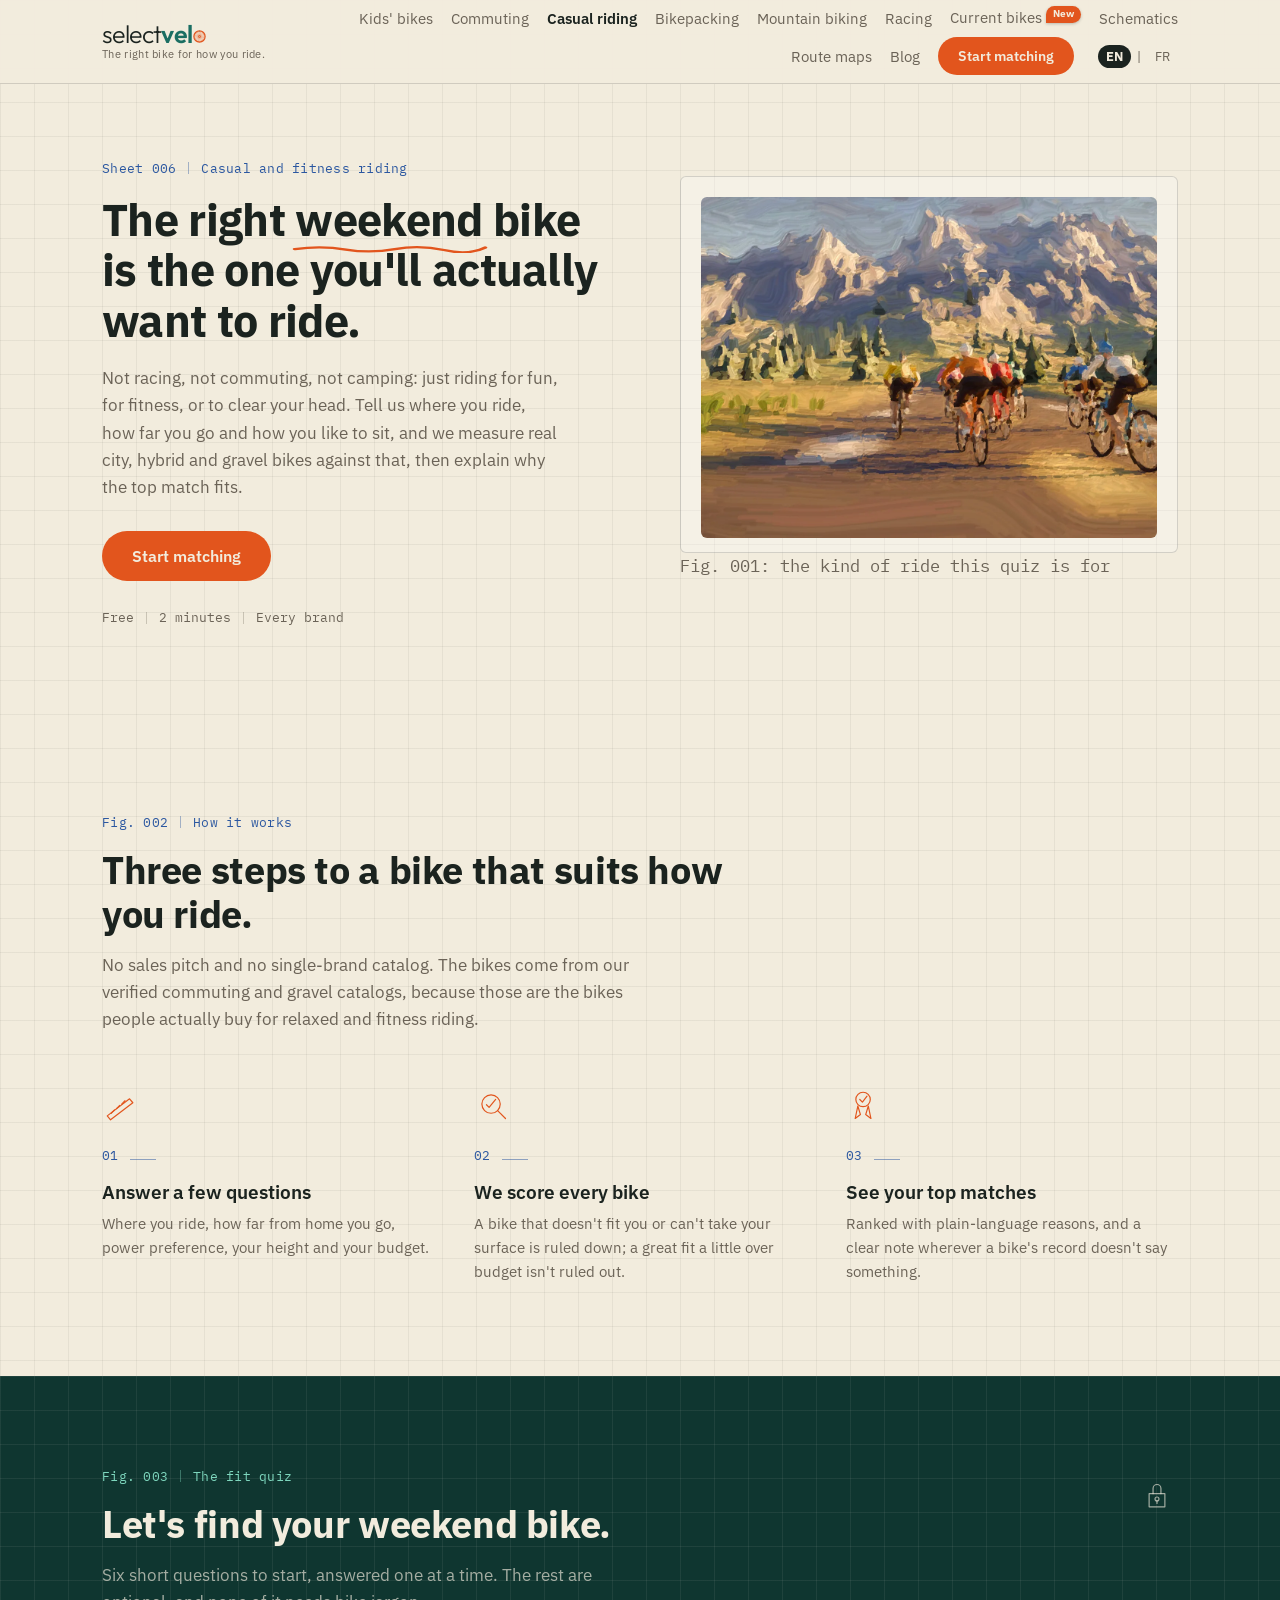
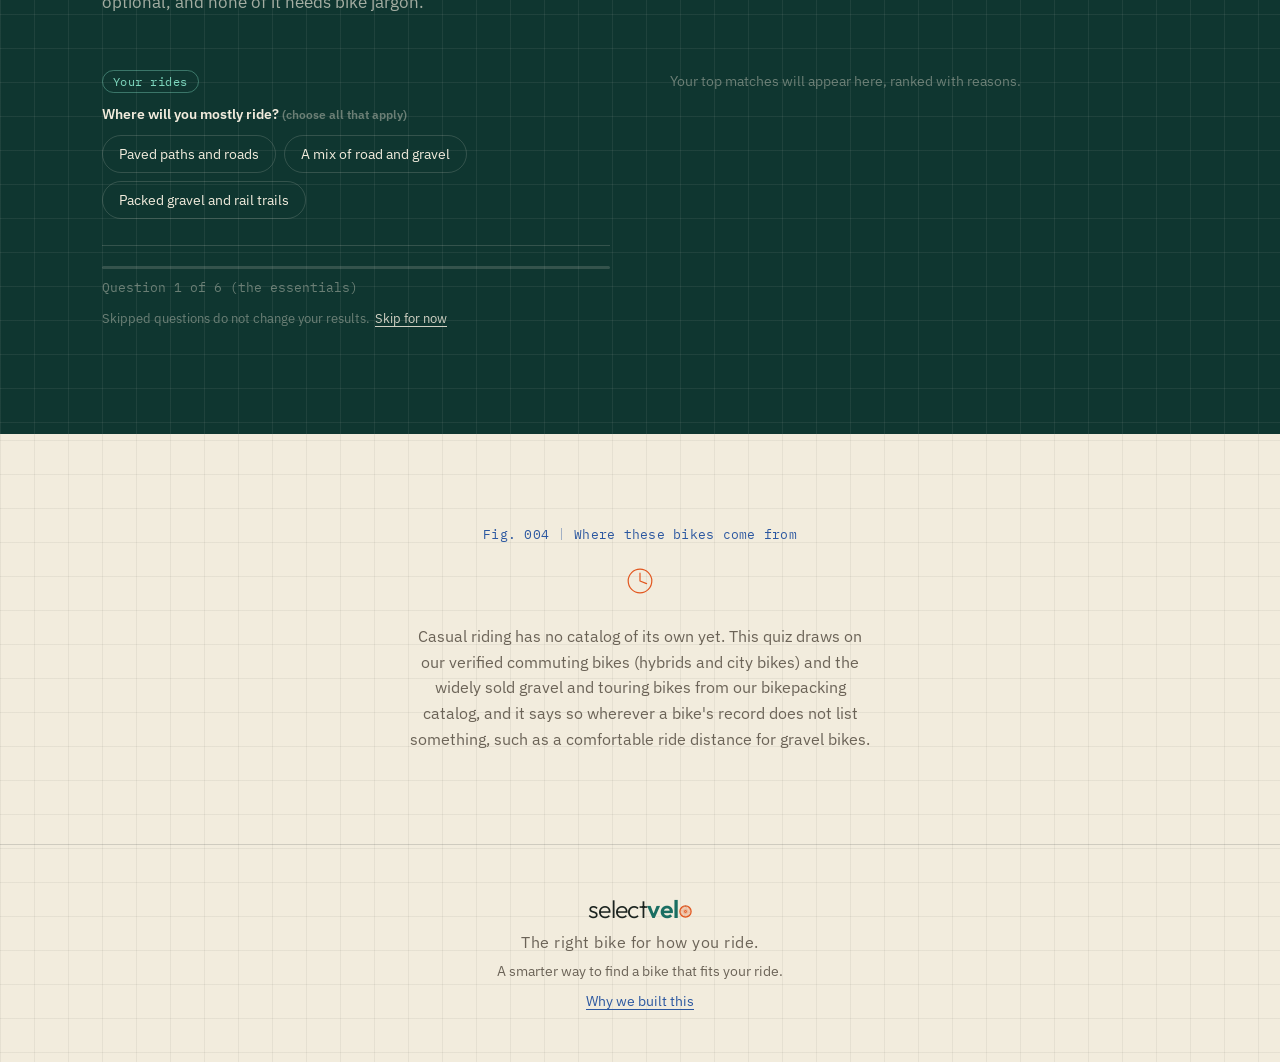
<file: casual.html>
<!DOCTYPE html>
<html lang="en">
<head>
<meta charset="UTF-8">
<meta name="viewport" content="width=device-width, initial-scale=1.0">
<title>SelectVelo — Find your casual and fitness bike</title>
<meta name="description" content="Find a bike for weekend rides, fitness and relaxed riding. SelectVelo scores real hybrid, city and gravel bikes against where you ride, how far you go and what you want to spend.">
<link rel="canonical" href="https://raghu-19planb.github.io/velomatch/casual.html">
<meta property="og:type" content="website">
<meta property="og:title" content="SelectVelo — Find your casual and fitness bike">
<meta property="og:description" content="Find a bike for weekend rides, fitness and relaxed riding. SelectVelo scores real hybrid, city and gravel bikes against where you ride, how far you go and what you want to spend.">
<meta property="og:url" content="https://raghu-19planb.github.io/velomatch/casual.html">
<meta property="og:site_name" content="SelectVelo">
<meta name="twitter:card" content="summary">
<meta name="twitter:title" content="SelectVelo — Find your casual and fitness bike">
<meta name="twitter:description" content="Find a bike for weekend rides, fitness and relaxed riding. SelectVelo scores real hybrid, city and gravel bikes against where you ride, how far you go and what you want to spend.">
<link rel="preconnect" href="https://fonts.googleapis.com">
<link rel="preconnect" href="https://fonts.gstatic.com" crossorigin>
<link href="https://fonts.googleapis.com/css2?family=IBM+Plex+Sans:wght@400;500;600;700&family=IBM+Plex+Mono:wght@400;500;600&family=Caveat:wght@600;700&family=Outfit:wght@300;600&display=swap" rel="stylesheet">
<link rel="icon" type="image/svg+xml" href="favicon.svg?v=2">
<link rel="stylesheet" href="style.css?v=20c4899a">
<script src="quiz-flow.js?v=d06f0503"></script>
<script src="criteria.js?v=45d32dc5"></script>
<script src="match-ui.js?v=196a881c"></script>
<script src="affiliate.js?v=404729a3"></script>
<script src="info-tips.js?v=d63f39a8"></script>
<script src="nav-transition.js?v=ddf7b18b"></script>
<script src="flag-banner.js?v=fea7b6d4" defer></script>
<script src="i18n.js?v=d9197a30"></script>
<script src="i18n-fr-core.js?v=b1846649" defer></script>
<script src="i18n-fr-quiz.js?v=1e07558a" defer></script>
<script src="i18n-fr-commute.js?v=4d41cfaf" defer></script>
<script src="i18n-fr-casual.js?v=86904644" defer></script>
<script src="height-input.js?v=467fb1e2" defer></script>
<script src="nav-menu.js?v=5d71bc06" defer></script>
</head>
<body>

<div class="page-transition page-reveal" aria-hidden="true">
  <div class="transition-panel">
    <svg class="transition-rider" viewBox="0 0 140 100" xmlns="http://www.w3.org/2000/svg" aria-hidden="true">
      <circle cx="30" cy="72" r="20" fill="none" stroke="var(--signal)" stroke-width="3.4"/>
      <circle cx="100" cy="72" r="20" fill="none" stroke="var(--signal)" stroke-width="3.4"/>
      <g fill="none" stroke="var(--signal)" stroke-width="3.4" stroke-linecap="round" stroke-linejoin="round">
        <path d="M55 60 L45 30 L90 26 L100 72 M55 60 L30 72"/>
        <path d="M90 26 L82 12"/>
        <path d="M70 15 L94 19"/>
        <path d="M78 18 L58 38"/>
        <path d="M62 34 L84 30"/>
      </g>
      <circle cx="78" cy="10" r="7.5" fill="var(--ink)"/>
      <g class="pedal-leg">
        <path d="M55 60 L46 76 L58 82" fill="none" stroke="var(--signal)" stroke-width="3.4" stroke-linecap="round" stroke-linejoin="round"/>
      </g>
    </svg>
  </div>
</div>

<nav>
  <div class="wrap">
    <a href="index.html" class="logo" style="text-decoration:none; color:inherit;">
      <span class="wordmark"><span class="wm-select">select</span><span class="wm-velo">vel<span class="wheel-o"><span class="sr-o">o</span><svg viewBox="0 0 100 100" aria-hidden="true"><circle class="wheel-tyre" cx="50" cy="50" r="43.5"/><circle class="wheel-rim" cx="50" cy="50" r="37.6"/><path class="wheel-spoke" d="M56.2 50.0L66.1 83.3M56.1 51.2L72.3 20.5M55.7 52.4L52.1 86.9M55.2 53.4L81.9 31.3M54.4 54.4L37.8 84.9M53.4 55.2L86.6 44.9M52.4 55.7L25.4 77.6M51.2 56.1L85.8 59.3M50.0 56.2L16.7 66.1M48.8 56.1L79.5 72.3M47.6 55.7L13.1 52.1M46.6 55.2L68.7 81.9M45.6 54.4L15.1 37.8M44.8 53.4L55.1 86.6M44.3 52.4L22.4 25.4M43.9 51.2L40.7 85.8M43.8 50.0L33.9 16.7M43.9 48.8L27.7 79.5M44.3 47.6L47.9 13.1M44.8 46.6L18.1 68.7M45.6 45.6L62.2 15.1M46.6 44.8L13.4 55.1M47.6 44.3L74.6 22.4M48.8 43.9L14.2 40.7M50.0 43.8L83.3 33.9M51.2 43.9L20.5 27.7M52.4 44.3L86.9 47.9M53.4 44.8L31.3 18.1M54.4 45.6L84.9 62.2M55.2 46.6L44.9 13.4M55.7 47.6L77.6 74.6M56.1 48.8L59.3 14.2"/><circle class="wheel-hubshell" cx="50" cy="50" r="7.2"/><circle class="wheel-hub" cx="50" cy="50" r="3.2"/><circle class="wheel-valve" cx="50" cy="8.6" r="2.6"/></svg></span></span></span>
      <span class="tagline">The right bike for how you ride.</span>
    </a>
    <div class="nav-links">
      <a href="kids.html" class="nav-link">Kids' bikes</a>
      <a href="commute.html" class="nav-link">Commuting</a>
      <a href="casual.html" class="nav-link current">Casual riding</a>
      <a href="bikepacking.html" class="nav-link">Bikepacking</a>
      <a href="mountainbiking.html" class="nav-link">Mountain biking</a>
      <a href="racing.html" class="nav-link">Racing</a>
      <a href="showcase.html" class="nav-link">Current bikes</a>
      <a href="schematics.html" class="nav-link">Schematics</a>
      <a href="routemaps.html" class="nav-link">Route maps</a>
      <a href="blog.html" class="nav-link">Blog</a>
      <a href="#quiz" class="nav-cta">Start matching</a>
    </div>
  </div>
</nav>

<section class="hero">
  <div class="wrap hero-grid">
    <div>
      <div class="fig-tag"><span>Sheet 006</span><span class="chip-div"></span><span>Casual and fitness riding</span></div>
      <h1>The right <span class="pencil-mark">weekend</span> bike is the one you'll actually want to ride.</h1>
      <p>Not racing, not commuting, not camping: just riding for fun, for fitness, or to clear your head. Tell us where you ride, how far you go and how you like to sit, and we measure real city, hybrid and gravel bikes against that, then explain why the top match fits.</p>
      <a href="#quiz" class="btn-primary">Start matching</a>
      <div class="chip-row spec-chips">
        <span>Free</span><span class="chip-div"></span><span>2 minutes</span><span class="chip-div"></span><span>Every brand</span>
      </div>
    </div>

    <div>
      <div class="diagram-card">
        <img class="cat-art" src="images/intro/racing.webp" width="1200" height="900" decoding="async" alt="An oil painting of a road bike resting by an empty road at sunrise, mountains in the distance.">
      </div>
      <p class="diagram-cap">Fig. 001: the kind of ride this quiz is for</p>
    </div>
  </div>
</section>

<section>
  <div class="wrap">
    <div class="fig-tag"><span>Fig. 002</span><span class="chip-div"></span><span>How it works</span></div>
    <h2>Three steps to a bike that suits how you ride.</h2>
    <p class="lede">No sales pitch and no single-brand catalog. The bikes come from our verified commuting and gravel catalogs, because those are the bikes people actually buy for relaxed and fitness riding.</p>
    <div class="steps">
      <div class="step">
        <svg class="sketch-icon" viewBox="0 0 64 64" aria-hidden="true">
          <path d="M8 44 L42 18 L47 24 L13 50 Z"/>
          <path d="M14 40 L19 35 M22 33 L27 28 M30 26 L35 21"/>
        </svg>
        <div class="step-index"><span>01</span><span class="tick"></span></div>
        <h3>Answer a few questions</h3>
        <p>Where you ride, how far from home you go, power preference, your height and your budget.</p>
      </div>
      <div class="step">
        <svg class="sketch-icon" viewBox="0 0 64 64" aria-hidden="true">
          <circle cx="26" cy="26" r="14"/>
          <path d="M36 36 L48 48"/>
          <path d="M19 27 L23 31 L33 19"/>
        </svg>
        <div class="step-index"><span>02</span><span class="tick"></span></div>
        <h3>We score every bike</h3>
        <p>A bike that doesn't fit you or can't take your surface is ruled down; a great fit a little over budget isn't ruled out.</p>
      </div>
      <div class="step">
        <svg class="sketch-icon" viewBox="0 0 64 64" aria-hidden="true">
          <circle cx="26" cy="19" r="11"/>
          <path d="M21 19 L25 23 L32 14"/>
          <path d="M18 29 L14 48 L22 42 Z"/>
          <path d="M34 29 L38 48 L30 42 Z"/>
        </svg>
        <div class="step-index"><span>03</span><span class="tick"></span></div>
        <h3>See your top matches</h3>
        <p>Ranked with plain-language reasons, and a clear note wherever a bike's record doesn't say something.</p>
      </div>
    </div>
  </div>
</section>

<section class="quiz-section" id="quiz">
  <div class="wrap">
    <div class="quiz-heading">
      <div>
        <div class="fig-tag"><span>Fig. 003</span><span class="chip-div"></span><span>The fit quiz</span></div>
        <h2>Let's find your weekend bike.</h2>
        <p class="lede">Six short questions to start, answered one at a time. The rest are optional, and none of it needs bike jargon.</p>
      </div>
      <svg class="sketch-icon on-dark quiz-sketch" viewBox="0 0 64 64" aria-hidden="true">
        <path d="M20 30 L44 30 L44 50 L20 50 Z"/>
        <path d="M26 30 V22 A6 6 0 0 1 38 22 V30"/>
        <circle cx="32" cy="38" r="3"/>
        <path d="M32 41 L32 45"/>
      </svg>
    </div>

    <div class="quiz-grid">
      <div id="quizSteps">
        <p class="q-section-label first">Your rides</p>

        <div class="q-group">
          <label class="q-label">Where will you mostly ride? <span class="q-hint">(choose all that apply)</span></label>
          <div class="opt-row" data-multi="true">
            <button type="button" class="opt" data-group="surface" data-value="paved">Paved paths and roads</button>
            <button type="button" class="opt" data-group="surface" data-value="mixed">A mix of road and gravel</button>
            <button type="button" class="opt" data-group="surface" data-value="gravel">Packed gravel and rail trails</button>
          </div>
        </div>

        <div class="q-group">
          <label class="q-label">How should the ride feel?</label>
          <p class="q-hint">This decides the type of bike: relaxed and easy, or quicker and farther.</p>
          <div class="opt-row">
            <button type="button" class="opt" data-group="feel" data-value="comfort">Comfortable and easy: upright, simple controls</button>
            <button type="button" class="opt" data-group="feel" data-value="balanced">A bit of both</button>
            <button type="button" class="opt" data-group="feel" data-value="fast">Quicker and farther: leaning forward, more efficient</button>
          </div>
        </div>

        <div class="q-group">
          <label class="q-label">How far from home do you usually ride?</label>
          <p class="q-hint">The farthest point of a typical outing, one way. A 20 km out-and-back ride is 10 km.</p>
          <div class="range-row">
            <input type="range" id="distance" min="2" max="60" value="15" step="1">
            <span class="range-out" id="distance-out">15 km</span>
          </div>
          <div class="range-ends"><span>~2 km</span><span>60+ km</span></div>
        </div>

        <div class="q-group">
          <label class="q-label">Power preference</label>
          <div class="opt-row">
            <button type="button" class="opt" data-group="power" data-value="pedal_only">Pedal only</button>
            <button type="button" class="opt" data-group="power" data-value="open">Open to e-assist</button>
            <button type="button" class="opt" data-group="power" data-value="want_ebike">Want e-assist</button>
          </div>
        </div>

        <div class="q-group">
          <label class="q-label">Your height</label>
          <p class="q-hint">Frame fit is the biggest factor in comfort, so each bike is checked against the height range its maker recommends.</p>
          <div class="range-row">
            <input type="range" id="riderHeight" min="145" max="200" value="172" step="1">
            <span class="range-out" id="riderHeight-out">172 cm</span>
          </div>
        </div>

        <div class="q-group">
          <label class="q-label">Budget (in Canadian dollars)</label>
          <div class="range-row">
            <input type="range" id="budget" min="400" max="3500" value="1000" step="50">
            <span class="range-out" id="budget-out">C$1000</span>
          </div>
        </div>

        <p class="q-section-label">Comfort &amp; preferences</p>
        <p class="q-section-hint">Optional. Just answer how it feels; we translate it into the right spec.</p>

        <div class="q-group">
          <label class="q-label">Frame shape</label>
          <div class="opt-row" data-multi="true">
            <button type="button" class="opt" data-group="frameStyle" data-value="either">No preference</button>
            <button type="button" class="opt" data-group="frameStyle" data-value="step-through">Step-through: lower bar, easier to mount</button>
            <button type="button" class="opt" data-group="frameStyle" data-value="step-over">Step-over: traditional diamond frame</button>
          </div>
        </div>

        <div class="q-group">
          <label class="q-label">Frame material</label>
          <div class="opt-row" data-multi="true">
            <button type="button" class="opt" data-group="frame" data-value="none">No preference</button>
            <button type="button" class="opt" data-group="frame" data-value="aluminum">Aluminum</button>
            <button type="button" class="opt" data-group="frame" data-value="steel">Steel</button>
            <button type="button" class="opt" data-group="frame" data-value="carbon">Carbon</button>
          </div>
        </div>

        <div class="q-group">
          <label class="q-label">Brand origin</label>
          <div class="opt-row">
            <button type="button" class="opt" data-group="origin" data-value="canadian">Prefer Canadian</button>
            <button type="button" class="opt" data-group="origin" data-value="none">No preference</button>
          </div>
        </div>

        <button type="button" class="submit-btn" id="submit">See recommendations</button>
        <p class="err" id="err">Pick where you ride and a power preference first.</p>
      </div>

      <div>
        <div id="placeholder" class="placeholder-note">Your top matches will appear here, ranked with reasons.</div>
        <div class="results" id="results" tabindex="-1" aria-live="polite" style="display:none;"></div>
      </div>
    </div>
  </div>
</section>

<section class="stat">
  <div class="wrap">
    <div class="fig-tag"><span>Fig. 004</span><span class="chip-div"></span><span>Where these bikes come from</span></div>
    <svg class="sketch-icon stat-sketch" viewBox="0 0 64 64" aria-hidden="true">
      <circle cx="32" cy="32" r="18"/>
      <path d="M32 32 L32 20 M32 32 L42 36"/>
    </svg>
    <p class="cap">Casual riding has no catalog of its own yet. This quiz draws on our verified commuting bikes (hybrids and city bikes) and the widely sold gravel and touring bikes from our bikepacking catalog, and it says so wherever a bike's record does not list something, such as a comfortable ride distance for gravel bikes.</p>
  </div>
</section>

<footer>
  <div class="wrap">
    <a href="index.html" class="logo" style="text-decoration:none; color:inherit;">
      <span class="wordmark"><span class="wm-select">select</span><span class="wm-velo">vel<span class="wheel-o"><span class="sr-o">o</span><svg viewBox="0 0 100 100" aria-hidden="true"><circle class="wheel-tyre" cx="50" cy="50" r="43.5"/><circle class="wheel-rim" cx="50" cy="50" r="37.6"/><path class="wheel-spoke" d="M56.2 50.0L66.1 83.3M56.1 51.2L72.3 20.5M55.7 52.4L52.1 86.9M55.2 53.4L81.9 31.3M54.4 54.4L37.8 84.9M53.4 55.2L86.6 44.9M52.4 55.7L25.4 77.6M51.2 56.1L85.8 59.3M50.0 56.2L16.7 66.1M48.8 56.1L79.5 72.3M47.6 55.7L13.1 52.1M46.6 55.2L68.7 81.9M45.6 54.4L15.1 37.8M44.8 53.4L55.1 86.6M44.3 52.4L22.4 25.4M43.9 51.2L40.7 85.8M43.8 50.0L33.9 16.7M43.9 48.8L27.7 79.5M44.3 47.6L47.9 13.1M44.8 46.6L18.1 68.7M45.6 45.6L62.2 15.1M46.6 44.8L13.4 55.1M47.6 44.3L74.6 22.4M48.8 43.9L14.2 40.7M50.0 43.8L83.3 33.9M51.2 43.9L20.5 27.7M52.4 44.3L86.9 47.9M53.4 44.8L31.3 18.1M54.4 45.6L84.9 62.2M55.2 46.6L44.9 13.4M55.7 47.6L77.6 74.6M56.1 48.8L59.3 14.2"/><circle class="wheel-hubshell" cx="50" cy="50" r="7.2"/><circle class="wheel-hub" cx="50" cy="50" r="3.2"/><circle class="wheel-valve" cx="50" cy="8.6" r="2.6"/></svg></span></span></span>
    </a>
    <p class="tagline">The right bike for how you ride.</p>
    <p>A smarter way to find a bike that fits your ride.</p>
    <button type="button" class="letter-trigger" id="openLetter">Why we built this</button>
  </div>
</footer>

<div class="letter-overlay" id="letterOverlay" aria-hidden="true">
  <div class="letter-card" role="dialog" aria-modal="true" aria-labelledby="letterTitle">
    <button type="button" class="letter-close" id="closeLetter" aria-label="Close">✕</button>
    <svg class="sketch-icon letter-sketch" viewBox="0 0 64 64" aria-hidden="true">
      <path d="M9 17 L56 15 L55 46 L7 45 Z"/>
      <path d="M9 17 L32 35 L55 15"/>
    </svg>
    <p class="letter-fig">Fig. 007 — where this is headed</p>
    <h3 id="letterTitle">To everyone who's stood in a bike aisle guessing,</h3>
    <p>Buying a bike usually comes down to a guess: a size sticker on a rack, a salesperson pointing at whatever's in stock, or a color you liked in a catalog. Get it wrong and it's money spent on something that never quite fits.</p>
    <p>We think fit should come from geometry, not guesswork — reach, stack, standover, all measured and matched to the rider, whoever that rider is.</p>
    <p>SelectVelo is built to do that matching for every kind of rider and every kind of ride. Right now it's five working prototypes: a first bike for a growing kid, a daily commuter, a bikepacking rig, a mountain bike, and a racing or ultra-endurance bike — because those are the cases where a wrong guess costs the most. The same approach — real measurements, scored against real bikes — is what we're building toward next, for every rider after this one.</p>
    <p>It won't get everything right yet. But it will show its work — the wheel size, the standover, the years of growth room — so you're choosing a bike, not gambling on one.</p>
    <p class="letter-sign">This is where we're starting. Not where we're stopping.</p>
  </div>
</div>

<script>
// This quiz has no catalog of its own: it reads the two verified catalogs it draws from, so there is one source of truth.
// Commuting bikes (hybrids, city bikes): every bike. Bikepacking catalog: widely sold bikes for road, mixed or gravel riding, leaving out
// the race builds and the rough-trail bikes. The bikepacking catalog covers pedal bikes only, so those are pedal-only here.
let bikes = [];
const SURFACE_OF_COMMUTE = {city_streets:'paved', long_flat:'paved', hilly_assist:'paved', mixed_paths:'mixed'};
const SURFACE_OF_TERRAIN = {road_paved:'paved', mixed:'mixed', gravel:'gravel'};

function escapeHtml(str){
  return String(str).replace(/[&<>"']/g, c => ({'&':'&amp;','<':'&lt;','>':'&gt;','"':'&quot;',"'":'&#39;'}[c]));
}

// Only shown for bikes priced above the budget (within the $500 grace window scoring allows): what the extra money buys.
function budgetNote(b, budget){
  const over = SV.scoringPrice(b) - budget;
  if (over <= 0 || over > 500) return '';
  const perks = [];
  if (b.frameMaterial === 'carbon') perks.push(T('a lighter carbon frame'));
  if (b.fendersIncluded) perks.push(T('fenders already included'));
  if (b.brakeType === 'disc') perks.push(T('disc brakes with more stopping power'));
  if (b.gearing === 'internal') perks.push(T('a low-maintenance internal-gear hub'));
  if (!perks.length) perks.push(T('a step up in components for the same basic bike'));
  const list = perks.length > 1 ? T('{a} and {b}', {a: perks[0], b: perks[1]}) : perks[0];
  return `<p class="result-budget-note">${T('<b>About {x} over your budget</b>: that gets you {p}.', {x: SV.cad(Math.round(over)), p: list})}</p>`;
}

async function loadBikeData(){
  try {
    const [commute, trips] = await Promise.all([
      fetch('data/commute-bikes.json').then(r => r.json()),
      fetch('data/bikepacking-bikes.json').then(r => r.json())
    ]);
    const a = commute.bikes.map(b => ({...b, _src:'commute', surface: SURFACE_OF_COMMUTE[b.type] || 'paved', power: b.powerType}));
    const c = trips.bikes
      .filter(b => SURFACE_OF_TERRAIN[b.terrain] && b.purpose !== 'ultra_race' && b.availability === 'mainstream')
      .map(b => ({...b, _src:'bikepacking', surface: SURFACE_OF_TERRAIN[b.terrain], power:'pedal'}));
    bikes = a.concat(c);
    console.log('SelectVelo: casual quiz loaded ' + a.length + ' commuting and ' + c.length + ' gravel/touring bikes.');
  } catch (err) {
    console.warn("SelectVelo: couldn't load the bike catalogs for the casual quiz.", err);
  }
}
loadBikeData().then(() => SV.fxReady).then(() => SV.restore('#quizSteps'));
initQuizFlow('#quizSteps', {
  essentials: 6,
  order: [
    {key:'surface', tag:'Your rides'}, {key:'feel', tag:'Your rides'}, {key:'distance', tag:'Your rides'}, {key:'power', tag:'Your rides'},
    {key:'riderHeight', tag:'Your fit'}, {key:'budget', tag:'Your budget'},
    {key:'frameStyle'}, {key:'frame'}, {key:'origin'}
  ]
});
SV.watch('#quizSteps');

const state = SV.multiState({surface:null, power:null, feel:null, frameStyle:null, frame:null, origin:null}, ['surface']);
const surfacePosition = {paved:0, mixed:1, gravel:2};

document.getElementById('riderHeight').addEventListener('input', e => { document.getElementById('riderHeight-out').textContent = e.target.value + ' cm'; });
document.getElementById('distance').addEventListener('input', e => { document.getElementById('distance-out').textContent = e.target.value + ' km'; });
document.getElementById('budget').addEventListener('input', e => { document.getElementById('budget-out').textContent = 'C$' + e.target.value; });

document.querySelectorAll('.opt').forEach(btn => {
  btn.addEventListener('click', () => {
    const group = btn.dataset.group;
    const groupEl = btn.closest('.opt-row');
    const isMulti = groupEl && groupEl.dataset.multi === 'true';
    const isExclusive = btn.dataset.value === 'none' || btn.dataset.value === 'no_preference';
    if (isMulti && !isExclusive) {
      btn.classList.toggle('active');
      groupEl.querySelectorAll('.opt[data-value="none"], .opt[data-value="no_preference"]').forEach(b => b.classList.remove('active'));
    } else {
      document.querySelectorAll('.opt[data-group="'+group+'"]').forEach(b => b.classList.remove('active'));
      btn.classList.add('active');
    }
    state[group] = isMulti
      ? Array.from(document.querySelectorAll('.opt[data-group="'+group+'"].active')).map(b => b.dataset.value)
      : btn.dataset.value;
  });
});

const T = SV.T; // translates when the visitor picked French (match-ui.js / i18n.js)
const surfaceName = {paved:'paved paths and roads', mixed:'a mix of road and gravel', gravel:'packed gravel and rail trails'};

// Plain-language reasons for each match, mirroring the factors the scoring actually uses.
// General advice about the right TYPE of bike for these answers. A tendency of bike types, not a claim about any listed bike: the cards stay data-only.
function typeGuide(c){
  const wantsGravel = c.surface.includes('gravel'), offRoad = wantsGravel || c.surface.includes('mixed');
  const lean = (c.feel === 'fast' ? 2 : c.feel === 'balanced' ? 1 : 0) + (c.distance >= 25 ? 1 : 0) + (wantsGravel ? 1 : 0);
  let g;
  if (!offRoad && lean <= 2) g = {
    lead: T('A hybrid or city bike is the most likely fit.'),
    body: T('For relaxed rides on paved paths and roads, these give an upright, comfortable position and easy controls, usually with tires wide enough for rough patches.'),
    tradeoff: T('They are slower than a road bike and are not meant for rough gravel.'),
    step: T('If you add gravel, or want to ride faster and farther, look at a gravel-capable hybrid or a gravel bike.'), mainSrc: 'commute' };
  else if (lean <= 1) g = {
    lead: T('A gravel-capable hybrid is the most likely fit.'),
    body: T('For relaxed rides on roads and gravel paths, a bike with a flat handlebar and medium-wide tires (often about 32–45 mm) is comfortable, simple to ride and easier on the budget.'),
    tradeoff: T('They are slower than road or gravel bikes on pavement, and less capable on rough ground.'),
    step: T('A gravel bike is the step up if you want more speed or longer rides.'), mainSrc: 'commute', stepSrc: 'bikepacking' };
  else g = {
    lead: T('A gravel or all-road bike is the most likely fit.'),
    body: T('You want to ride faster, farther or on looser surfaces, which is what these bikes are built for: wider tires than a road bike, usually drop or flared handlebars, and gearing for varied terrain.'),
    tradeoff: T('They usually cost more and put you in a more forward, less upright position.'),
    step: T('A gravel-capable hybrid is the cheaper, more upright alternative if comfort matters more than speed.'), mainSrc: 'bikepacking', stepSrc: 'commute' };
  if (c.power === 'want_ebike') {
    const n = bikes.filter(b => b.power === 'ebike').length;
    g.extra = T('You asked for e-assist. Our casual list has {n} e-assist models, all from the commuting catalog, so expect hybrids and city bikes rather than gravel bikes.', {n});
  }
  return g;
}

function explainMatch(b, c){
  const why = [], watch = [];
  const r = {a: b.minH, b: b.maxH, h: c.height, d: c.distance, m: b.maxComfortDistance};
  if (c.height >= b.minH && c.height <= b.maxH) why.push(T('Fits a {h} cm rider (made for {a}–{b} cm)', r));
  else watch.push(T("Made for riders {a}–{b} cm, and you're {h} cm", r));
  if (b.maxComfortDistance != null) {
    if (c.distance <= b.maxComfortDistance) why.push(T('Rated comfortable up to {m} km from home, and you ride about {d} km', r));
    else watch.push(T('Rated comfortable up to {m} km from home, and you ride about {d} km', r));
  } else {
    watch.push(T('Comfortable ride distance is not listed for this bike'));
  }
  if (c.power === 'pedal_only') { if (b.power === 'pedal') why.push(T('Pedal-only, as you wanted')); else watch.push(T('Electric-assist, though you wanted pedal-only')); }
  else if (c.power === 'want_ebike') { if (b.power === 'ebike') why.push(T('Electric-assist, as you wanted')); else watch.push(T('Not electric-assist, which you wanted')); }
  const gap = Math.min(...c.surface.map(s => Math.abs(surfacePosition[s] - surfacePosition[b.surface])));
  if (gap === 0) why.push(T('Built for {t}, like your route', {t: T(surfaceName[b.surface])}));
  else if (gap >= 2) watch.push(T('Built for {t}, which differs from your route', {t: T(surfaceName[b.surface])}));
  if (c.feel === 'comfort' && b.ridingPosition) { if (b.ridingPosition === 'upright') why.push(T('Upright position, for a comfortable ride')); else if (b.ridingPosition === 'sporty') watch.push(T('Sporty, leaned-forward position, less relaxed than you asked for')); }
  if (c.feel === 'fast' && b.ridingPosition) { if (b.ridingPosition === 'sporty') why.push(T('Sporty position, for quicker riding')); else if (b.ridingPosition === 'upright') watch.push(T('Upright position, more relaxed than quick')); }
  if (SV.scoringPrice(b) <= c.budget) why.push(T('Within your {c} budget ({p})', {c: SV.cad(c.budget), p: SV.money(SV.bestPrice(b).amount, SV.bestPrice(b).currency)}));
  return {why: why.slice(0, 5), watch: watch.slice(0, 4)};
}

document.getElementById('submit').addEventListener('click', SV.multiRun(state, () => {
  const err = document.getElementById('err');
  if (!state.surface || !state.surface.length || !state.power) {
    err.textContent = T("Pick where you ride and a power preference first.");
    err.style.display = 'block';
    return;
  }
  if (!bikes.length) {
    err.textContent = T("Still loading the bike catalog — try again in a second.");
    err.style.display = 'block';
    return;
  }
  err.style.display = 'none';

  const distance = Number(document.getElementById('distance').value);
  const height = Number(document.getElementById('riderHeight').value);
  const budget = Number(document.getElementById('budget').value);
  const originPref = state.origin || 'none';

  const sellable = SV.split(bikes);
  const scoredAll = sellable.keep.map(b => {
    let score = 0;
    const price = SV.scoringPrice(b);

    // surface: the three options sit on one spectrum, so a neighbouring surface still scores reasonably
    const gap = Math.min(...state.surface.map(s => Math.abs(surfacePosition[s] - surfacePosition[b.surface])));
    score += Math.max(0, 20 - gap * 8);

    if (state.power === 'pedal_only') score += b.power === 'pedal' ? 16 : -14;
    else if (state.power === 'want_ebike') score += b.power === 'ebike' ? 16 : -14;
    else score += 6;

    // fit first: the frame has to suit the rider
    if (height >= b.minH && height <= b.maxH) score += 18;
    else score -= Math.min(30, Math.abs(height - (b.minH + b.maxH) / 2) * 0.7);

    // ride distance: only the commuting catalog rates it. A rating can only count against a bike (too short for your rides);
    // passing it earns the same as having no rating, so the bikes that carry the rating are not favoured for carrying it.
    if (b.maxComfortDistance != null && distance > b.maxComfortDistance) score -= (distance - b.maxComfortDistance) * 1.5;
    else score += 10;

    // budget is honoured, not just nudged (same rule as the commuting quiz)
    if (price <= budget) score += 8;
    else {
      const over = price - budget;
      score -= over <= 500 ? over * 0.02 : 500 * 0.02 + (over - 500) * 3;
    }

    if (originPref === 'canadian' && b.origin === 'Canada') score += 6;
    const framePref = state.frame || 'none';
    if (framePref !== 'none') score += b.frameMaterial === framePref ? 12 : -6;
    // how the ride should feel: the recorded riding position and weight where the catalog has them, plus a small nudge by the catalog a bike
    // comes from (commuting bikes tend to be the relaxed ones, gravel and touring bikes the quicker, farther ones: a tendency, not a per-bike claim)
    if (state.feel === 'comfort') {
      if (b.ridingPosition) score += b.ridingPosition === 'upright' ? 8 : b.ridingPosition === 'relaxed' ? 4 : -4;
      if (b._src === 'commute') score += 5;
    } else if (state.feel === 'fast') {
      if (b.ridingPosition) score += b.ridingPosition === 'sporty' ? 8 : b.ridingPosition === 'relaxed' ? 2 : -4;
      if (b.weight) score += b.weight <= 10.5 ? 6 : b.weight <= 12.5 ? 3 : 0;
      if (b._src === 'bikepacking') score += 5;
    }
    const frameStylePref = state.frameStyle || 'either';
    if (frameStylePref !== 'either' && b.frameStyle && b.frameStyle !== 'either') score += b.frameStyle === frameStylePref ? 10 : -5;

    score += SV.confidence(b);
    return {...b, score};
  }).map(SV.applyExtras).sort((a,b) => b.score - a.score);

  const results = document.getElementById('results');
  const ctx = {height, distance, power: state.power, surface: state.surface, feel: state.feel, budget};
  const guide = typeGuide(ctx);
  // like a good shop: four bikes of the type that fits best, then two of the step-up (or alternative) type, each labelled as such
  let shown = scoredAll.slice(0, 6);
  if (guide.stepSrc) {
    const main = scoredAll.filter(b => b._src === guide.mainSrc).slice(0, 4), other = scoredAll.filter(b => b._src === guide.stepSrc).slice(0, 2);
    shown = main.concat(other);
    scoredAll.forEach(b => { if (shown.length < 6 && !shown.includes(b)) shown.push(b); });
  }
  const scored = shown;
  SV.render({
    results, root: '#quizSteps', items: scored, excluded: sellable.out, guide,
    summary: [
      {label:'Rides', value: (state.surface || []).map(s => T(surfaceName[s])).join(' + '), group:'surface'},
      {label:'Feel', value: {comfort:'Comfortable and easy', balanced:'A bit of both', fast:'Quicker and farther'}[state.feel] || '', group:'feel'},
      {label:'Distance from home', value: distance + ' km', group:'distance'},
      {label:'Power', value: {pedal_only:'Pedal only', open:'Open to e-assist', want_ebike:'E-assist'}[state.power], group:'power'},
      {label:'Height', value: height + ' cm', group:'riderHeight'}, {label:'Budget', value: SV.cad(budget), group:'budget'}
    ],
    describe: b => {
      const r = explainMatch(b, ctx);
      const line1 = [T('{w} mm wheels', {w: b.wheel}), b.foldable ? T('folds') : '', T('fits {a}–{b} cm', {a: b.minH, b: b.maxH}), T(b.frameMaterial + ' frame'), escapeHtml(b.groupset || ''), b.brakeType ? T(b.brakeType + ' brakes') : ''].filter(Boolean).join(' · ');
      const line2 = [b.maxComfortDistance != null ? T('Comfortable up to {d} km one way', {d: b.maxComfortDistance}) : '', b.ridingPosition ? T(b.ridingPosition + ' position') : '', b.weight ? b.weight + ' kg' : ''].filter(Boolean).join(' · ');
      return { tag: (b._src === guide.stepSrc ? (b._src === 'bikepacking' ? T('Step up: from our gravel and touring catalog') : T('Alternative: from our commuting catalog')) : (b._src === 'commute' ? T('From our commuting catalog') : T('From our gravel and touring catalog'))), meta: [line1, line2].filter(Boolean).join('<br>'), why: r.why, watch: r.watch, budgetNote: budgetNote(b, budget) };
    },
    musts: [
      {label: 'Electric assist', applies: ctx.power === 'want_ebike', test: b => b.power === 'ebike'},
      {label: 'Pedal-only', applies: ctx.power === 'pedal_only', test: b => b.power === 'pedal'},
      {label: 'Fits your height', applies: !!ctx.height, test: b => ctx.height >= b.minH && ctx.height <= b.maxH},
      {label: 'Close to your budget', applies: true, test: b => SV.scoringPrice(b) <= ctx.budget + 500}
    ],
    compareRows: [
      ['Fits riders', b => b.minH + '–' + b.maxH + ' cm'], ['Wheels', b => b.wheel + ' mm'], ['Frame', b => b.frameMaterial], ['Drivetrain', b => b.groupset || ''],
      ['Brakes', b => b.brakeType || ''], ['Comfortable distance', b => b.maxComfortDistance != null ? T('up to {d} km one way', {d: b.maxComfortDistance}) : ''],
      ['Weight (catalog)', b => b.weight ? b.weight + ' kg' : ''], ['Fenders', b => b.fendersIncluded === undefined ? '' : b.fendersIncluded ? 'included' : 'not included']
    ]
  });
}));
const letterOverlay = document.getElementById('letterOverlay');
const openLetterBtn = document.getElementById('openLetter');
const closeLetterBtn = document.getElementById('closeLetter');
let letterLastFocused = null;

function openLetter(){
  letterLastFocused = document.activeElement;
  letterOverlay.classList.add('open');
  letterOverlay.setAttribute('aria-hidden', 'false');
  document.body.style.overflow = 'hidden';
  closeLetterBtn.focus();
}
function closeLetter(){
  letterOverlay.classList.remove('open');
  letterOverlay.setAttribute('aria-hidden', 'true');
  document.body.style.overflow = '';
  if (letterLastFocused) letterLastFocused.focus();
}
openLetterBtn.addEventListener('click', openLetter);
closeLetterBtn.addEventListener('click', closeLetter);
letterOverlay.addEventListener('click', e => { if (e.target === letterOverlay) closeLetter(); });
document.addEventListener('keydown', e => { if (e.key === 'Escape' && letterOverlay.classList.contains('open')) closeLetter(); });
</script>

</body>
</html>
</file>
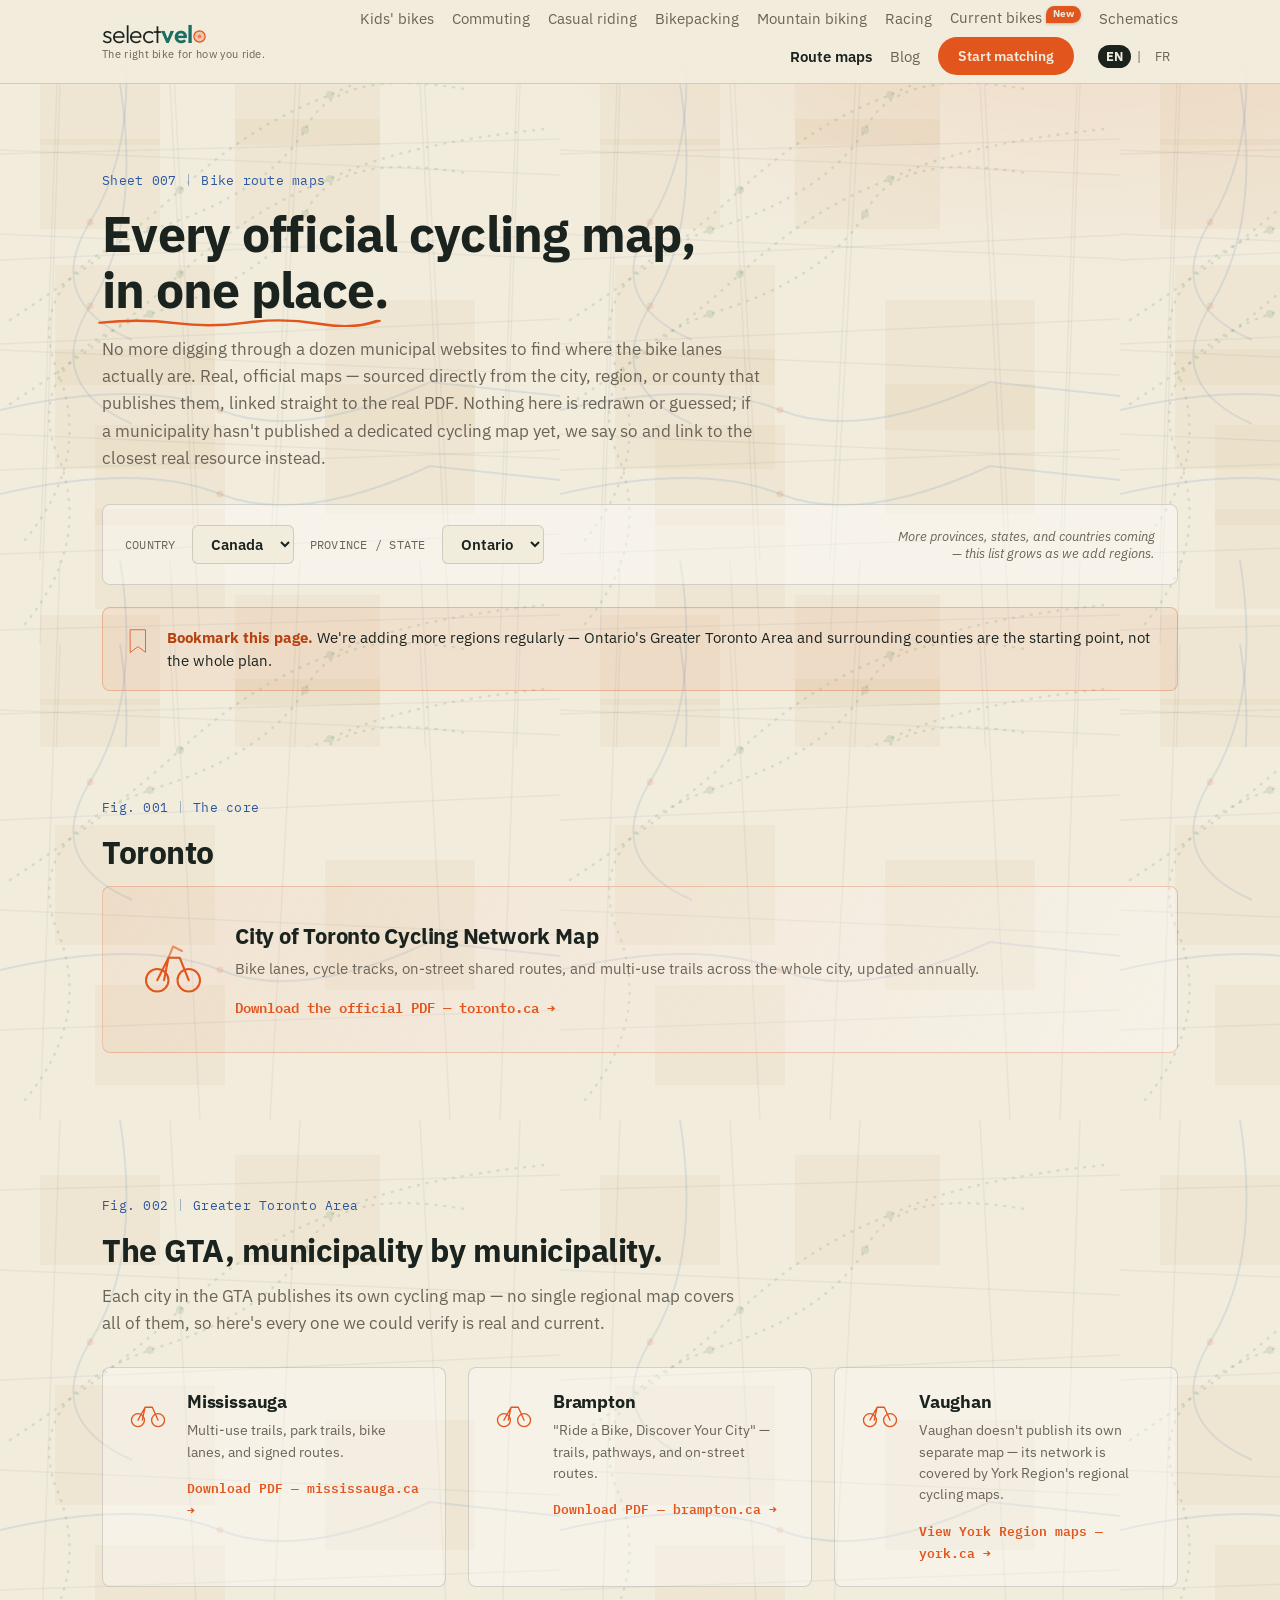
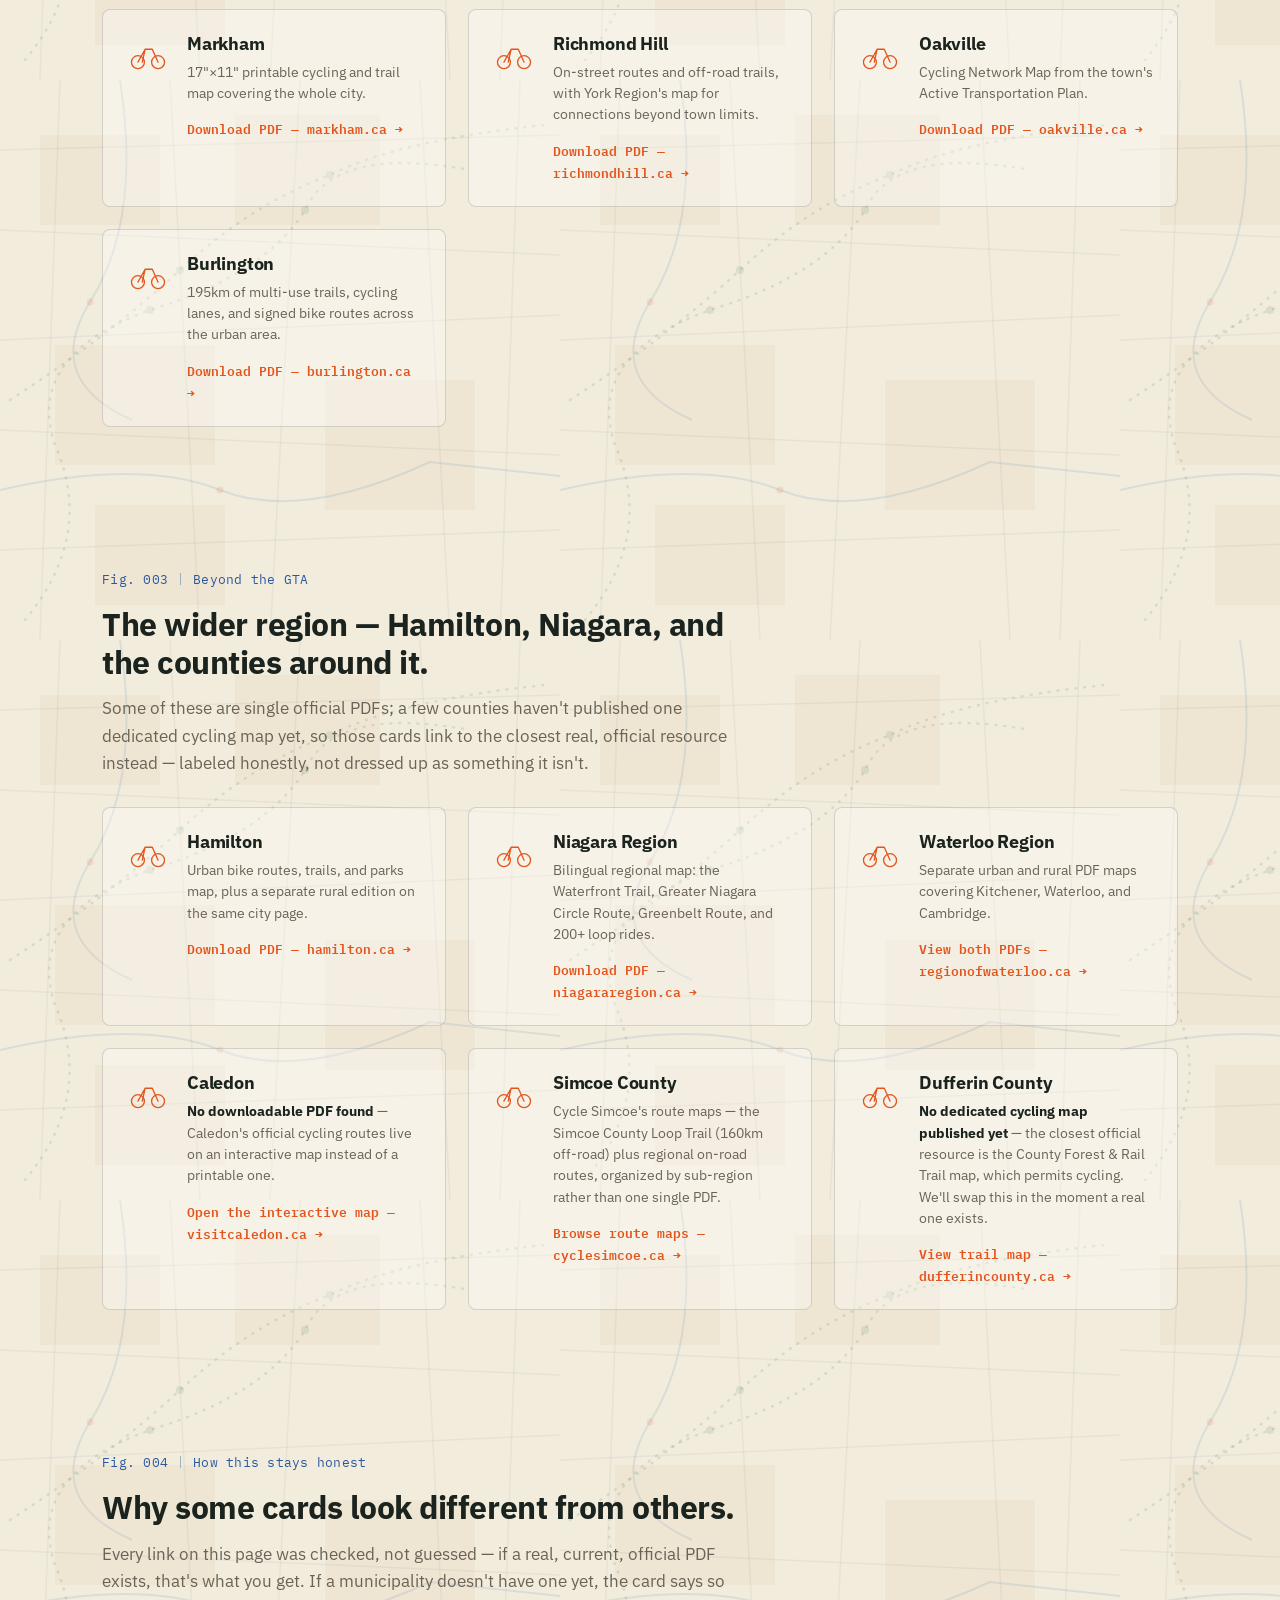
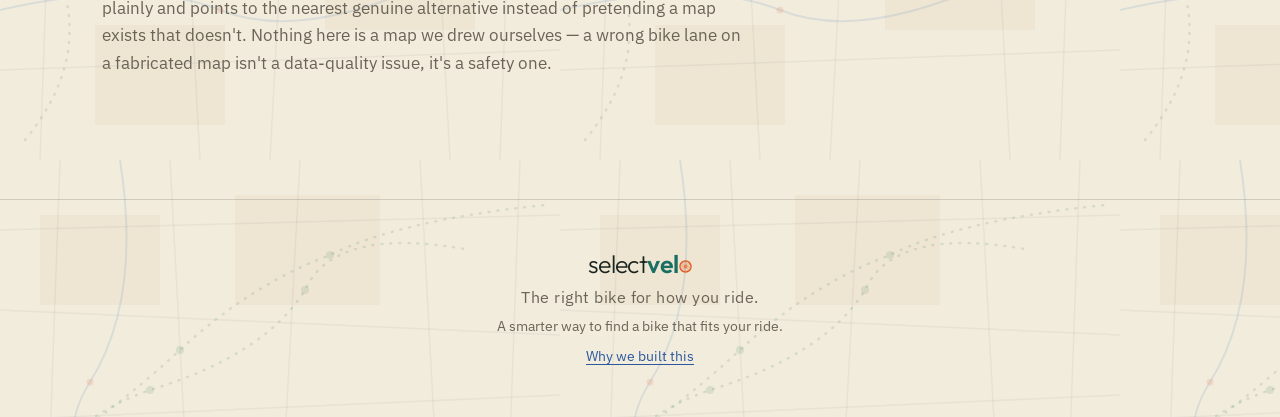
<file: routemaps.html>
<!DOCTYPE html>
<!-- Every href on this page is a real, live-verified official municipal/regional
     URL as of 2026-09-20 (checked via direct fetch — valid PDF headers, correct
     hosting domain, or a confirmed live landing page). None of the map content
     itself is redrawn, generated, or guessed. Grow this page the same way the
     bike catalogs grow: verify a new region's real official source before
     adding a card, and be honest on the card when no dedicated map exists yet
     (see Caledon, Simcoe County, Dufferin County below for the pattern). -->
<html lang="en">
<head>
<meta charset="UTF-8">
<meta name="viewport" content="width=device-width, initial-scale=1.0">
<title>SelectVelo — Bike route maps</title>
<meta name="description" content="Every official municipal cycling map across the Greater Toronto Area and beyond, in one place — direct links to real, official PDFs, growing region by region.">
<link rel="canonical" href="https://raghu-19planb.github.io/velomatch/routemaps.html">
<meta property="og:type" content="website">
<meta property="og:title" content="SelectVelo — Bike route maps">
<meta property="og:description" content="Every official municipal cycling map across the Greater Toronto Area and beyond, in one place — direct links to real, official PDFs, growing region by region.">
<meta property="og:url" content="https://raghu-19planb.github.io/velomatch/routemaps.html">
<meta property="og:site_name" content="SelectVelo">
<meta name="twitter:card" content="summary">
<meta name="twitter:title" content="SelectVelo — Bike route maps">
<meta name="twitter:description" content="Every official municipal cycling map across the Greater Toronto Area and beyond, in one place — direct links to real, official PDFs, growing region by region.">
<link rel="icon" type="image/svg+xml" href="favicon.svg?v=2">
<link rel="preconnect" href="https://fonts.googleapis.com">
<link rel="preconnect" href="https://fonts.gstatic.com" crossorigin>
<link href="https://fonts.googleapis.com/css2?family=IBM+Plex+Sans:wght@400;500;600;700&family=IBM+Plex+Mono:wght@400;500;600&family=Caveat:wght@600;700&family=Outfit:wght@300;600&display=swap" rel="stylesheet">
<link rel="stylesheet" href="style.css?v=20c4899a">
<script src="nav-transition.js?v=ddf7b18b"></script>
<script src="flag-banner.js?v=fea7b6d4" defer></script>
<script src="i18n.js?v=d9197a30"></script>
<script src="i18n-fr-core.js?v=b1846649" defer></script>
<script src="i18n-fr-routemaps.js?v=9eec0596" defer></script>
<script src="nav-menu.js?v=5d71bc06" defer></script>
</head>
<body class="rm-page">

<div class="page-transition page-reveal" aria-hidden="true">
  <div class="transition-panel">
    <svg class="transition-rider" viewBox="0 0 140 100" xmlns="http://www.w3.org/2000/svg" aria-hidden="true">
      <circle cx="30" cy="72" r="20" fill="none" stroke="var(--signal)" stroke-width="3.4"/>
      <circle cx="100" cy="72" r="20" fill="none" stroke="var(--signal)" stroke-width="3.4"/>
      <g fill="none" stroke="var(--signal)" stroke-width="3.4" stroke-linecap="round" stroke-linejoin="round">
        <path d="M55 60 L45 30 L90 26 L100 72 M55 60 L30 72"/>
        <path d="M90 26 L82 12"/>
        <path d="M70 15 L94 19"/>
        <path d="M78 18 L58 38"/>
        <path d="M62 34 L84 30"/>
      </g>
      <circle cx="78" cy="10" r="7.5" fill="var(--ink)"/>
      <g class="pedal-leg">
        <path d="M55 60 L46 76 L58 82" fill="none" stroke="var(--signal)" stroke-width="3.4" stroke-linecap="round" stroke-linejoin="round"/>
      </g>
    </svg>
  </div>
</div>

<nav>
  <div class="wrap">
    <a href="index.html" class="logo" style="text-decoration:none; color:inherit;">
      <span class="wordmark"><span class="wm-select">select</span><span class="wm-velo">vel<span class="wheel-o"><span class="sr-o">o</span><svg viewBox="0 0 100 100" aria-hidden="true"><circle class="wheel-tyre" cx="50" cy="50" r="43.5"/><circle class="wheel-rim" cx="50" cy="50" r="37.6"/><path class="wheel-spoke" d="M56.2 50.0L66.1 83.3M56.1 51.2L72.3 20.5M55.7 52.4L52.1 86.9M55.2 53.4L81.9 31.3M54.4 54.4L37.8 84.9M53.4 55.2L86.6 44.9M52.4 55.7L25.4 77.6M51.2 56.1L85.8 59.3M50.0 56.2L16.7 66.1M48.8 56.1L79.5 72.3M47.6 55.7L13.1 52.1M46.6 55.2L68.7 81.9M45.6 54.4L15.1 37.8M44.8 53.4L55.1 86.6M44.3 52.4L22.4 25.4M43.9 51.2L40.7 85.8M43.8 50.0L33.9 16.7M43.9 48.8L27.7 79.5M44.3 47.6L47.9 13.1M44.8 46.6L18.1 68.7M45.6 45.6L62.2 15.1M46.6 44.8L13.4 55.1M47.6 44.3L74.6 22.4M48.8 43.9L14.2 40.7M50.0 43.8L83.3 33.9M51.2 43.9L20.5 27.7M52.4 44.3L86.9 47.9M53.4 44.8L31.3 18.1M54.4 45.6L84.9 62.2M55.2 46.6L44.9 13.4M55.7 47.6L77.6 74.6M56.1 48.8L59.3 14.2"/><circle class="wheel-hubshell" cx="50" cy="50" r="7.2"/><circle class="wheel-hub" cx="50" cy="50" r="3.2"/><circle class="wheel-valve" cx="50" cy="8.6" r="2.6"/></svg></span></span></span>
      <span class="tagline">The right bike for how you ride.</span>
    </a>
    <div class="nav-links">
      <a href="kids.html" class="nav-link">Kids' bikes</a>
      <a href="commute.html" class="nav-link">Commuting</a>
      <a href="casual.html" class="nav-link">Casual riding</a>
      <a href="bikepacking.html" class="nav-link">Bikepacking</a>
      <a href="mountainbiking.html" class="nav-link">Mountain biking</a>
      <a href="racing.html" class="nav-link">Racing</a>
      <a href="showcase.html" class="nav-link">Current bikes</a>
      <a href="schematics.html" class="nav-link">Schematics</a>
      <a href="routemaps.html" class="nav-link current">Route maps</a>
      <a href="blog.html" class="nav-link">Blog</a>
      <a href="kids.html#quiz" class="nav-cta">Start matching</a>
    </div>
  </div>
</nav>

<section class="rm-hero">
  <div class="wrap">
    <div class="fig-tag"><span>Sheet 007</span><span class="chip-div"></span><span>Bike route maps</span></div>
    <h1>Every official cycling map, <span class="pencil-mark">in one place</span>.</h1>
    <p class="lede">No more digging through a dozen municipal websites to find where the bike lanes actually are. Real, official maps — sourced directly from the city, region, or county that publishes them, linked straight to the real PDF. Nothing here is redrawn or guessed; if a municipality hasn't published a dedicated cycling map yet, we say so and link to the closest real resource instead.</p>

    <div class="rm-select-row">
      <label for="rmCountry">Country</label>
      <select id="rmCountry">
        <option>Canada</option>
      </select>
      <label for="rmProvince">Province / State</label>
      <select id="rmProvince">
        <option>Ontario</option>
      </select>
      <span class="rm-select-note">More provinces, states, and countries coming — this list grows as we add regions.</span>
    </div>

    <div class="rm-bookmark">
      <svg class="sketch-icon" viewBox="0 0 64 64" aria-hidden="true" style="width:30px; height:30px; flex:none;">
        <path d="M16 8 L48 8 L48 56 L32 44 L16 56 Z"/>
      </svg>
      <p><b>Bookmark this page.</b> We're adding more regions regularly — Ontario's Greater Toronto Area and surrounding counties are the starting point, not the whole plan.</p>
    </div>
  </div>
</section>

<section class="rm-region" id="toronto">
  <div class="wrap">
    <div class="fig-tag"><span>Fig. 001</span><span class="chip-div"></span><span>The core</span></div>
    <h2>Toronto</h2>
    <div class="rm-grid rm-grid-featured">
      <a class="rm-card rm-card-featured" href="https://www.toronto.ca/wp-content/uploads/2026/05/9099-2026TorontoCyclingMapdigitalv1.0OUTLINED.pdf" target="_blank" rel="noopener">
        <svg class="sketch-icon rm-icon" viewBox="0 0 64 64" aria-hidden="true">
          <circle cx="18" cy="42" r="10"/>
          <circle cx="46" cy="42" r="10"/>
          <path d="M18 42 L28 22 L38 22 L46 42 M28 22 L24 42"/>
          <path d="M28 22 L32 12 L40 16" class="rm-icon-route"/>
        </svg>
        <div class="rm-card-body">
          <h3>City of Toronto Cycling Network Map</h3>
          <p>Bike lanes, cycle tracks, on-street shared routes, and multi-use trails across the whole city, updated annually.</p>
          <span class="rm-card-cta">Download the official PDF — toronto.ca →</span>
        </div>
      </a>
    </div>
  </div>
</section>

<section class="rm-region" id="gta">
  <div class="wrap">
    <div class="fig-tag"><span>Fig. 002</span><span class="chip-div"></span><span>Greater Toronto Area</span></div>
    <h2>The GTA, municipality by municipality.</h2>
    <p class="lede">Each city in the GTA publishes its own cycling map — no single regional map covers all of them, so here's every one we could verify is real and current.</p>

    <div class="rm-grid">
      <a class="rm-card" href="https://www.mississauga.ca/wp-content/uploads/2025/11/17155839/Mississauga-Cycling-Map-2026.pdf" target="_blank" rel="noopener">
        <svg class="sketch-icon rm-icon" viewBox="0 0 64 64" aria-hidden="true"><circle cx="18" cy="42" r="9"/><circle cx="46" cy="42" r="9"/><path d="M18 42 L28 24 L38 24 L46 42 M28 24 L24 42"/></svg>
        <div class="rm-card-body">
          <h3>Mississauga</h3>
          <p>Multi-use trails, park trails, bike lanes, and signed routes.</p>
          <span class="rm-card-cta">Download PDF — mississauga.ca →</span>
        </div>
      </a>

      <a class="rm-card" href="https://www.brampton.ca/en/residents/Roads-and-Traffic/Cycling/Documents/Maps/Cycling-Map.pdf" target="_blank" rel="noopener">
        <svg class="sketch-icon rm-icon" viewBox="0 0 64 64" aria-hidden="true"><circle cx="18" cy="42" r="9"/><circle cx="46" cy="42" r="9"/><path d="M18 42 L28 24 L38 24 L46 42 M28 24 L24 42"/></svg>
        <div class="rm-card-body">
          <h3>Brampton</h3>
          <p>"Ride a Bike, Discover Your City" — trails, pathways, and on-street routes.</p>
          <span class="rm-card-cta">Download PDF — brampton.ca →</span>
        </div>
      </a>

      <a class="rm-card" href="https://www.york.ca/transportation/cycling/cycling-maps" target="_blank" rel="noopener">
        <svg class="sketch-icon rm-icon" viewBox="0 0 64 64" aria-hidden="true"><circle cx="18" cy="42" r="9"/><circle cx="46" cy="42" r="9"/><path d="M18 42 L28 24 L38 24 L46 42 M28 24 L24 42"/></svg>
        <div class="rm-card-body">
          <h3>Vaughan</h3>
          <p>Vaughan doesn't publish its own separate map — its network is covered by York Region's regional cycling maps.</p>
          <span class="rm-card-cta">View York Region maps — york.ca →</span>
        </div>
      </a>

      <a class="rm-card" href="https://www.markham.ca/sites/default/files/neighbourhood-sevices/city-of-markham-cycling/FINAL-Cycling+Map+2023-aug-9-v2.pdf" target="_blank" rel="noopener">
        <svg class="sketch-icon rm-icon" viewBox="0 0 64 64" aria-hidden="true"><circle cx="18" cy="42" r="9"/><circle cx="46" cy="42" r="9"/><path d="M18 42 L28 24 L38 24 L46 42 M28 24 L24 42"/></svg>
        <div class="rm-card-body">
          <h3>Markham</h3>
          <p>17"×11" printable cycling and trail map covering the whole city.</p>
          <span class="rm-card-cta">Download PDF — markham.ca →</span>
        </div>
      </a>

      <a class="rm-card" href="https://www.richmondhill.ca/en/shared-content/resources/documents/749-richmond-hill-cycling-map.pdf" target="_blank" rel="noopener">
        <svg class="sketch-icon rm-icon" viewBox="0 0 64 64" aria-hidden="true"><circle cx="18" cy="42" r="9"/><circle cx="46" cy="42" r="9"/><path d="M18 42 L28 24 L38 24 L46 42 M28 24 L24 42"/></svg>
        <div class="rm-card-body">
          <h3>Richmond Hill</h3>
          <p>On-street routes and off-road trails, with York Region's map for connections beyond town limits.</p>
          <span class="rm-card-cta">Download PDF — richmondhill.ca →</span>
        </div>
      </a>

      <a class="rm-card" href="https://www.oakville.ca/getmedia/72f2a877-845d-463e-b176-29fbe3f8b1ac/transportation-roads-cycling-network-map.pdf" target="_blank" rel="noopener">
        <svg class="sketch-icon rm-icon" viewBox="0 0 64 64" aria-hidden="true"><circle cx="18" cy="42" r="9"/><circle cx="46" cy="42" r="9"/><path d="M18 42 L28 24 L38 24 L46 42 M28 24 L24 42"/></svg>
        <div class="rm-card-body">
          <h3>Oakville</h3>
          <p>Cycling Network Map from the town's Active Transportation Plan.</p>
          <span class="rm-card-cta">Download PDF — oakville.ca →</span>
        </div>
      </a>

      <a class="rm-card" href="https://www.burlington.ca/en/roads-parking-and-traffic/resources/Cycling/Urban-Burlington-Bike-Map-2022.pdf" target="_blank" rel="noopener">
        <svg class="sketch-icon rm-icon" viewBox="0 0 64 64" aria-hidden="true"><circle cx="18" cy="42" r="9"/><circle cx="46" cy="42" r="9"/><path d="M18 42 L28 24 L38 24 L46 42 M28 24 L24 42"/></svg>
        <div class="rm-card-body">
          <h3>Burlington</h3>
          <p>195km of multi-use trails, cycling lanes, and signed bike routes across the urban area.</p>
          <span class="rm-card-cta">Download PDF — burlington.ca →</span>
        </div>
      </a>
    </div>
  </div>
</section>

<section class="rm-region" id="beyond">
  <div class="wrap">
    <div class="fig-tag"><span>Fig. 003</span><span class="chip-div"></span><span>Beyond the GTA</span></div>
    <h2>The wider region — Hamilton, Niagara, and the counties around it.</h2>
    <p class="lede">Some of these are single official PDFs; a few counties haven't published one dedicated cycling map yet, so those cards link to the closest real, official resource instead — labeled honestly, not dressed up as something it isn't.</p>

    <div class="rm-grid">
      <a class="rm-card" href="https://www.hamilton.ca/sites/default/files/2023-05/bike-map-urban-2023.pdf" target="_blank" rel="noopener">
        <svg class="sketch-icon rm-icon" viewBox="0 0 64 64" aria-hidden="true"><circle cx="18" cy="42" r="9"/><circle cx="46" cy="42" r="9"/><path d="M18 42 L28 24 L38 24 L46 42 M28 24 L24 42"/></svg>
        <div class="rm-card-body">
          <h3>Hamilton</h3>
          <p>Urban bike routes, trails, and parks map, plus a separate rural edition on the same city page.</p>
          <span class="rm-card-cta">Download PDF — hamilton.ca →</span>
        </div>
      </a>

      <a class="rm-card" href="https://www.niagararegion.ca/transportation/cycling-walking/pdf/map-cycling.pdf" target="_blank" rel="noopener">
        <svg class="sketch-icon rm-icon" viewBox="0 0 64 64" aria-hidden="true"><circle cx="18" cy="42" r="9"/><circle cx="46" cy="42" r="9"/><path d="M18 42 L28 24 L38 24 L46 42 M28 24 L24 42"/></svg>
        <div class="rm-card-body">
          <h3>Niagara Region</h3>
          <p>Bilingual regional map: the Waterfront Trail, Greater Niagara Circle Route, Greenbelt Route, and 200+ loop rides.</p>
          <span class="rm-card-cta">Download PDF — niagararegion.ca →</span>
        </div>
      </a>

      <a class="rm-card" href="https://www.regionofwaterloo.ca/programs-and-services/roads-and-transportation/active-transportation/cycling/" target="_blank" rel="noopener">
        <svg class="sketch-icon rm-icon" viewBox="0 0 64 64" aria-hidden="true"><circle cx="18" cy="42" r="9"/><circle cx="46" cy="42" r="9"/><path d="M18 42 L28 24 L38 24 L46 42 M28 24 L24 42"/></svg>
        <div class="rm-card-body">
          <h3>Waterloo Region</h3>
          <p>Separate urban and rural PDF maps covering Kitchener, Waterloo, and Cambridge.</p>
          <span class="rm-card-cta">View both PDFs — regionofwaterloo.ca →</span>
        </div>
      </a>

      <a class="rm-card" href="https://www.visitcaledon.ca/pages/cycling" target="_blank" rel="noopener">
        <svg class="sketch-icon rm-icon" viewBox="0 0 64 64" aria-hidden="true"><circle cx="18" cy="42" r="9"/><circle cx="46" cy="42" r="9"/><path d="M18 42 L28 24 L38 24 L46 42 M28 24 L24 42"/></svg>
        <div class="rm-card-body">
          <h3>Caledon</h3>
          <p><b>No downloadable PDF found</b> — Caledon's official cycling routes live on an interactive map instead of a printable one.</p>
          <span class="rm-card-cta">Open the interactive map — visitcaledon.ca →</span>
        </div>
      </a>

      <a class="rm-card" href="https://cyclesimcoe.ca/maps/" target="_blank" rel="noopener">
        <svg class="sketch-icon rm-icon" viewBox="0 0 64 64" aria-hidden="true"><circle cx="18" cy="42" r="9"/><circle cx="46" cy="42" r="9"/><path d="M18 42 L28 24 L38 24 L46 42 M28 24 L24 42"/></svg>
        <div class="rm-card-body">
          <h3>Simcoe County</h3>
          <p>Cycle Simcoe's route maps — the Simcoe County Loop Trail (160km off-road) plus regional on-road routes, organized by sub-region rather than one single PDF.</p>
          <span class="rm-card-cta">Browse route maps — cyclesimcoe.ca →</span>
        </div>
      </a>

      <a class="rm-card" href="https://www.dufferincounty.ca/forest/" target="_blank" rel="noopener">
        <svg class="sketch-icon rm-icon" viewBox="0 0 64 64" aria-hidden="true"><circle cx="18" cy="42" r="9"/><circle cx="46" cy="42" r="9"/><path d="M18 42 L28 24 L38 24 L46 42 M28 24 L24 42"/></svg>
        <div class="rm-card-body">
          <h3>Dufferin County</h3>
          <p><b>No dedicated cycling map published yet</b> — the closest official resource is the County Forest &amp; Rail Trail map, which permits cycling. We'll swap this in the moment a real one exists.</p>
          <span class="rm-card-cta">View trail map — dufferincounty.ca →</span>
        </div>
      </a>
    </div>
  </div>
</section>

<section class="rm-region">
  <div class="wrap">
    <div class="fig-tag"><span>Fig. 004</span><span class="chip-div"></span><span>How this stays honest</span></div>
    <h2>Why some cards look different from others.</h2>
    <p class="lede">Every link on this page was checked, not guessed — if a real, current, official PDF exists, that's what you get. If a municipality doesn't have one yet, the card says so plainly and points to the nearest genuine alternative instead of pretending a map exists that doesn't. Nothing here is a map we drew ourselves — a wrong bike lane on a fabricated map isn't a data-quality issue, it's a safety one.</p>
  </div>
</section>

<footer>
  <div class="wrap">
    <a href="index.html" class="logo" style="text-decoration:none; color:inherit;">
      <span class="wordmark"><span class="wm-select">select</span><span class="wm-velo">vel<span class="wheel-o"><span class="sr-o">o</span><svg viewBox="0 0 100 100" aria-hidden="true"><circle class="wheel-tyre" cx="50" cy="50" r="43.5"/><circle class="wheel-rim" cx="50" cy="50" r="37.6"/><path class="wheel-spoke" d="M56.2 50.0L66.1 83.3M56.1 51.2L72.3 20.5M55.7 52.4L52.1 86.9M55.2 53.4L81.9 31.3M54.4 54.4L37.8 84.9M53.4 55.2L86.6 44.9M52.4 55.7L25.4 77.6M51.2 56.1L85.8 59.3M50.0 56.2L16.7 66.1M48.8 56.1L79.5 72.3M47.6 55.7L13.1 52.1M46.6 55.2L68.7 81.9M45.6 54.4L15.1 37.8M44.8 53.4L55.1 86.6M44.3 52.4L22.4 25.4M43.9 51.2L40.7 85.8M43.8 50.0L33.9 16.7M43.9 48.8L27.7 79.5M44.3 47.6L47.9 13.1M44.8 46.6L18.1 68.7M45.6 45.6L62.2 15.1M46.6 44.8L13.4 55.1M47.6 44.3L74.6 22.4M48.8 43.9L14.2 40.7M50.0 43.8L83.3 33.9M51.2 43.9L20.5 27.7M52.4 44.3L86.9 47.9M53.4 44.8L31.3 18.1M54.4 45.6L84.9 62.2M55.2 46.6L44.9 13.4M55.7 47.6L77.6 74.6M56.1 48.8L59.3 14.2"/><circle class="wheel-hubshell" cx="50" cy="50" r="7.2"/><circle class="wheel-hub" cx="50" cy="50" r="3.2"/><circle class="wheel-valve" cx="50" cy="8.6" r="2.6"/></svg></span></span></span>
    </a>
    <p class="tagline">The right bike for how you ride.</p>
    <p>A smarter way to find a bike that fits your ride.</p>
    <button type="button" class="letter-trigger" id="openLetter">Why we built this</button>
  </div>
</footer>

<div class="letter-overlay" id="letterOverlay" aria-hidden="true">
  <div class="letter-card" role="dialog" aria-modal="true" aria-labelledby="letterTitle">
    <button type="button" class="letter-close" id="closeLetter" aria-label="Close">✕</button>
    <svg class="sketch-icon letter-sketch" viewBox="0 0 64 64" aria-hidden="true">
      <path d="M9 17 L56 15 L55 46 L7 45 Z"/>
      <path d="M9 17 L32 35 L55 15"/>
    </svg>
    <p class="letter-fig">Fig. 005 — where this is headed</p>
    <h3 id="letterTitle">To everyone who's stood in a bike aisle guessing,</h3>
    <p>Buying a bike usually comes down to a guess: a size sticker on a rack, a salesperson pointing at whatever's in stock, or a color you liked in a catalog. Get it wrong and it's money spent on something that never quite fits.</p>
    <p>We think fit should come from geometry, not guesswork — reach, stack, standover, all measured and matched to the rider, whoever that rider is.</p>
    <p>SelectVelo is built to do that matching for every kind of rider and every kind of ride. Right now it's five working prototypes: a first bike for a growing kid, a daily commuter, a bikepacking rig, a mountain bike, and a racing or ultra-endurance bike — because those are the cases where a wrong guess costs the most. The same approach — real measurements, scored against real bikes — is what we're building toward next, for every rider after this one.</p>
    <p>It won't get everything right yet. But it will show its work — the frame size, the gear capacity, the climbing range — so you're choosing a bike, not gambling on one.</p>
    <p class="letter-sign">This is where we're starting. Not where we're stopping.</p>
  </div>
</div>

<script>
const letterOverlay = document.getElementById('letterOverlay');
const openLetterBtn = document.getElementById('openLetter');
const closeLetterBtn = document.getElementById('closeLetter');
let letterLastFocused = null;

function openLetter(){
  letterLastFocused = document.activeElement;
  letterOverlay.classList.add('open');
  letterOverlay.setAttribute('aria-hidden', 'false');
  document.body.style.overflow = 'hidden';
  closeLetterBtn.focus();
}
function closeLetter(){
  letterOverlay.classList.remove('open');
  letterOverlay.setAttribute('aria-hidden', 'true');
  document.body.style.overflow = '';
  if (letterLastFocused) letterLastFocused.focus();
}
openLetterBtn.addEventListener('click', openLetter);
closeLetterBtn.addEventListener('click', closeLetter);
letterOverlay.addEventListener('click', e => { if (e.target === letterOverlay) closeLetter(); });
document.addEventListener('keydown', e => { if (e.key === 'Escape' && letterOverlay.classList.contains('open')) closeLetter(); });
</script>

</body>
</html>
</file>
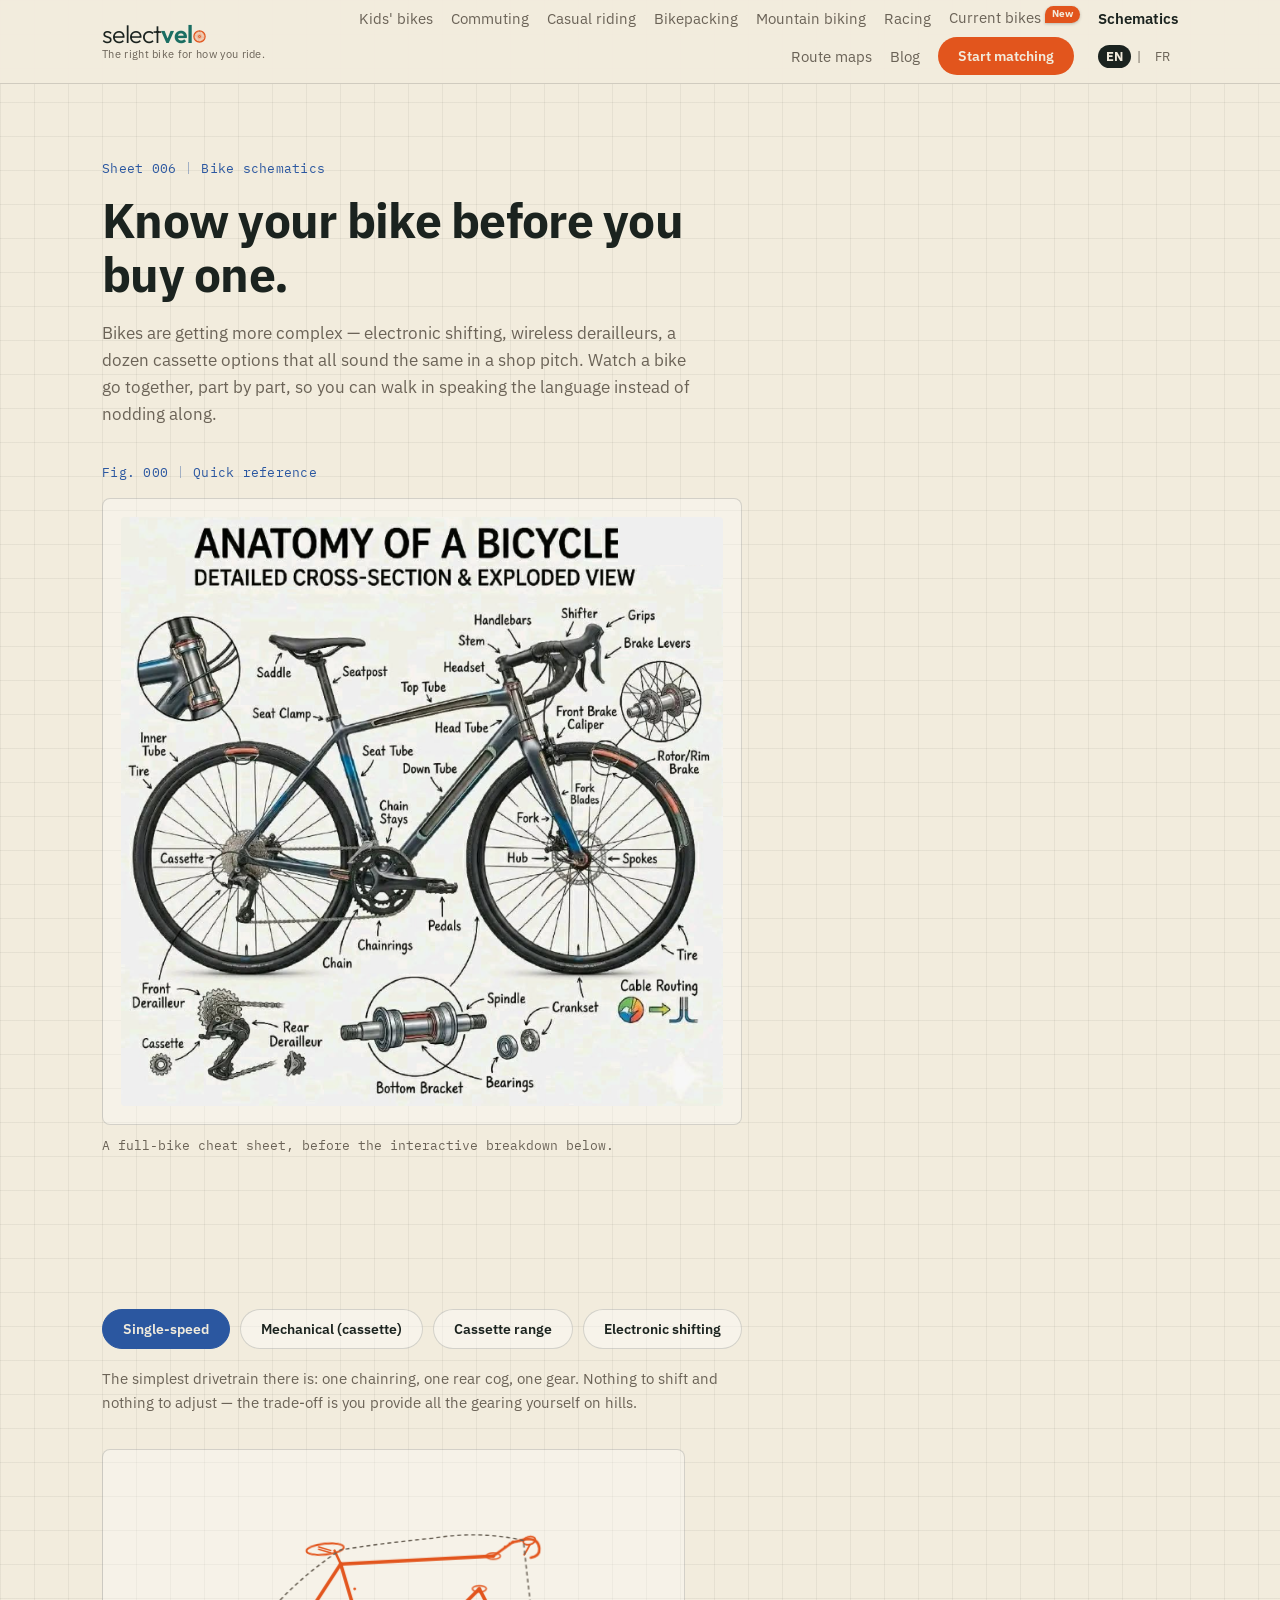
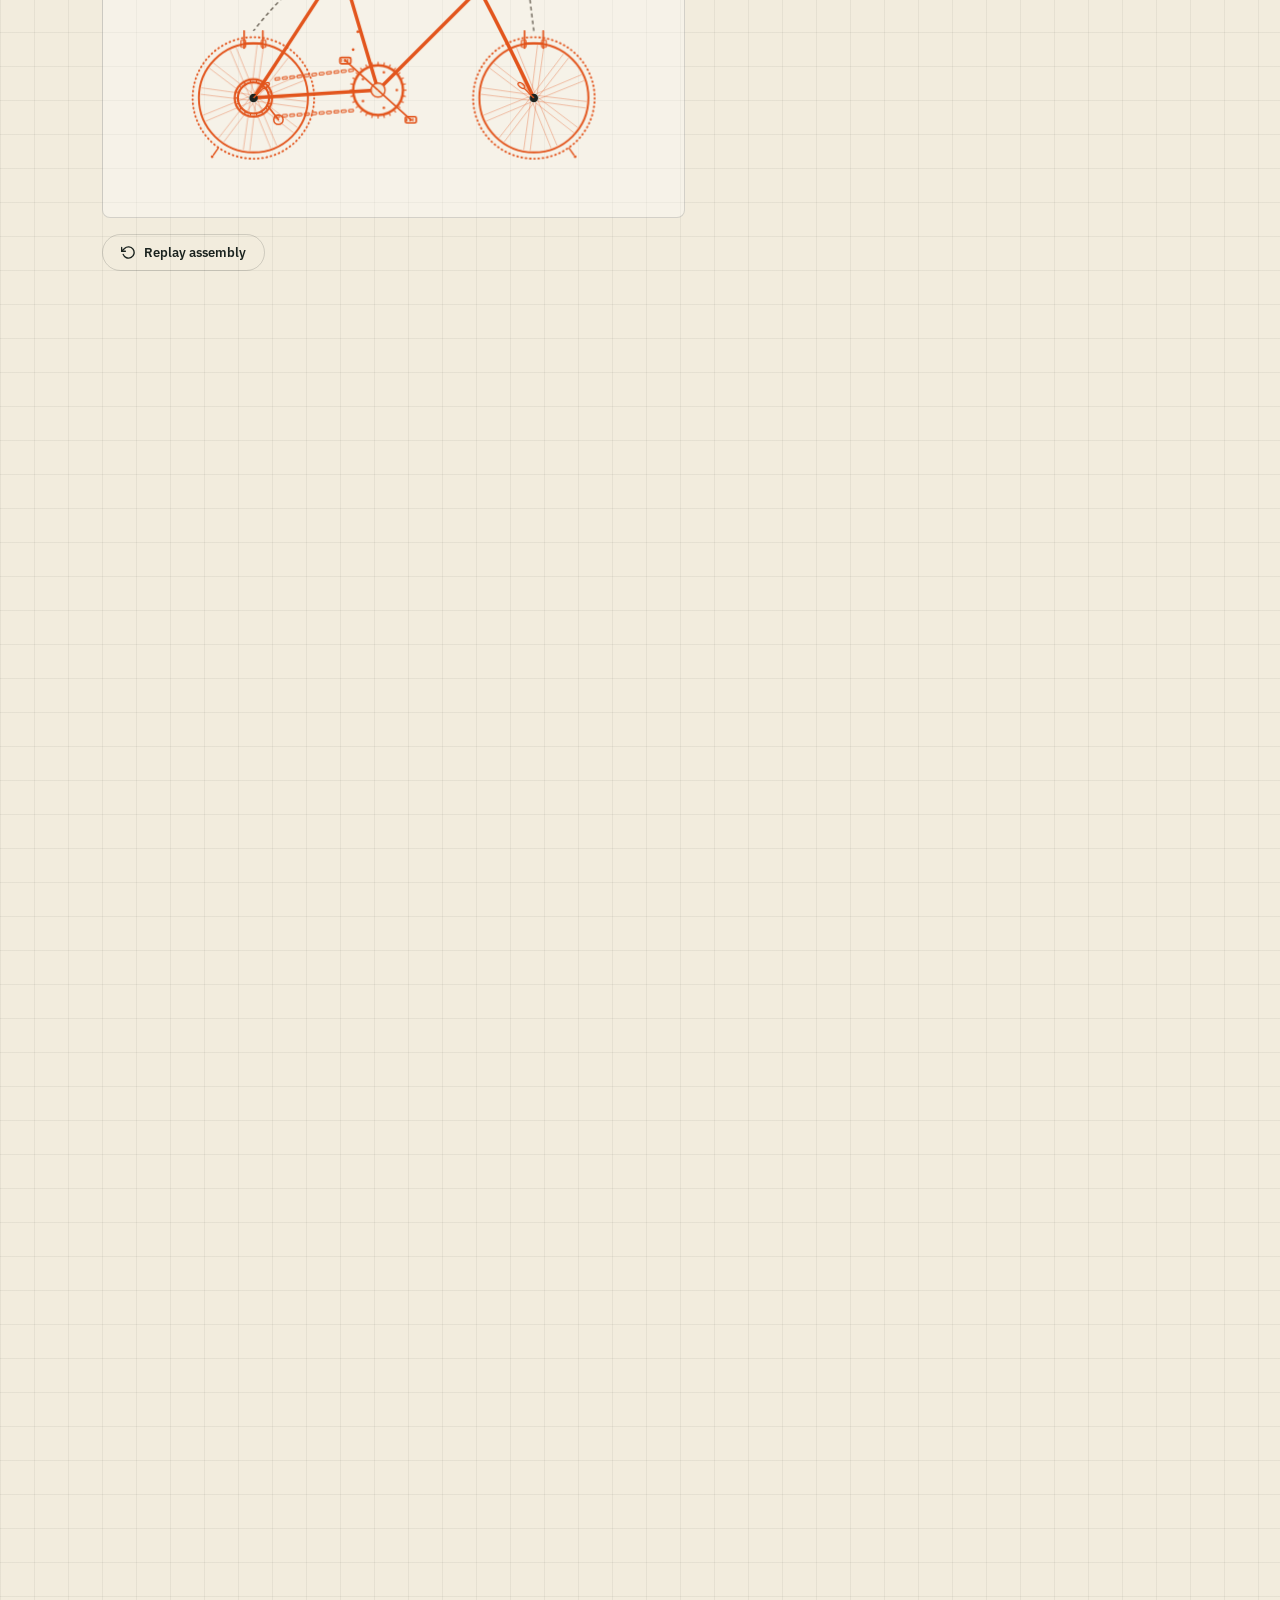
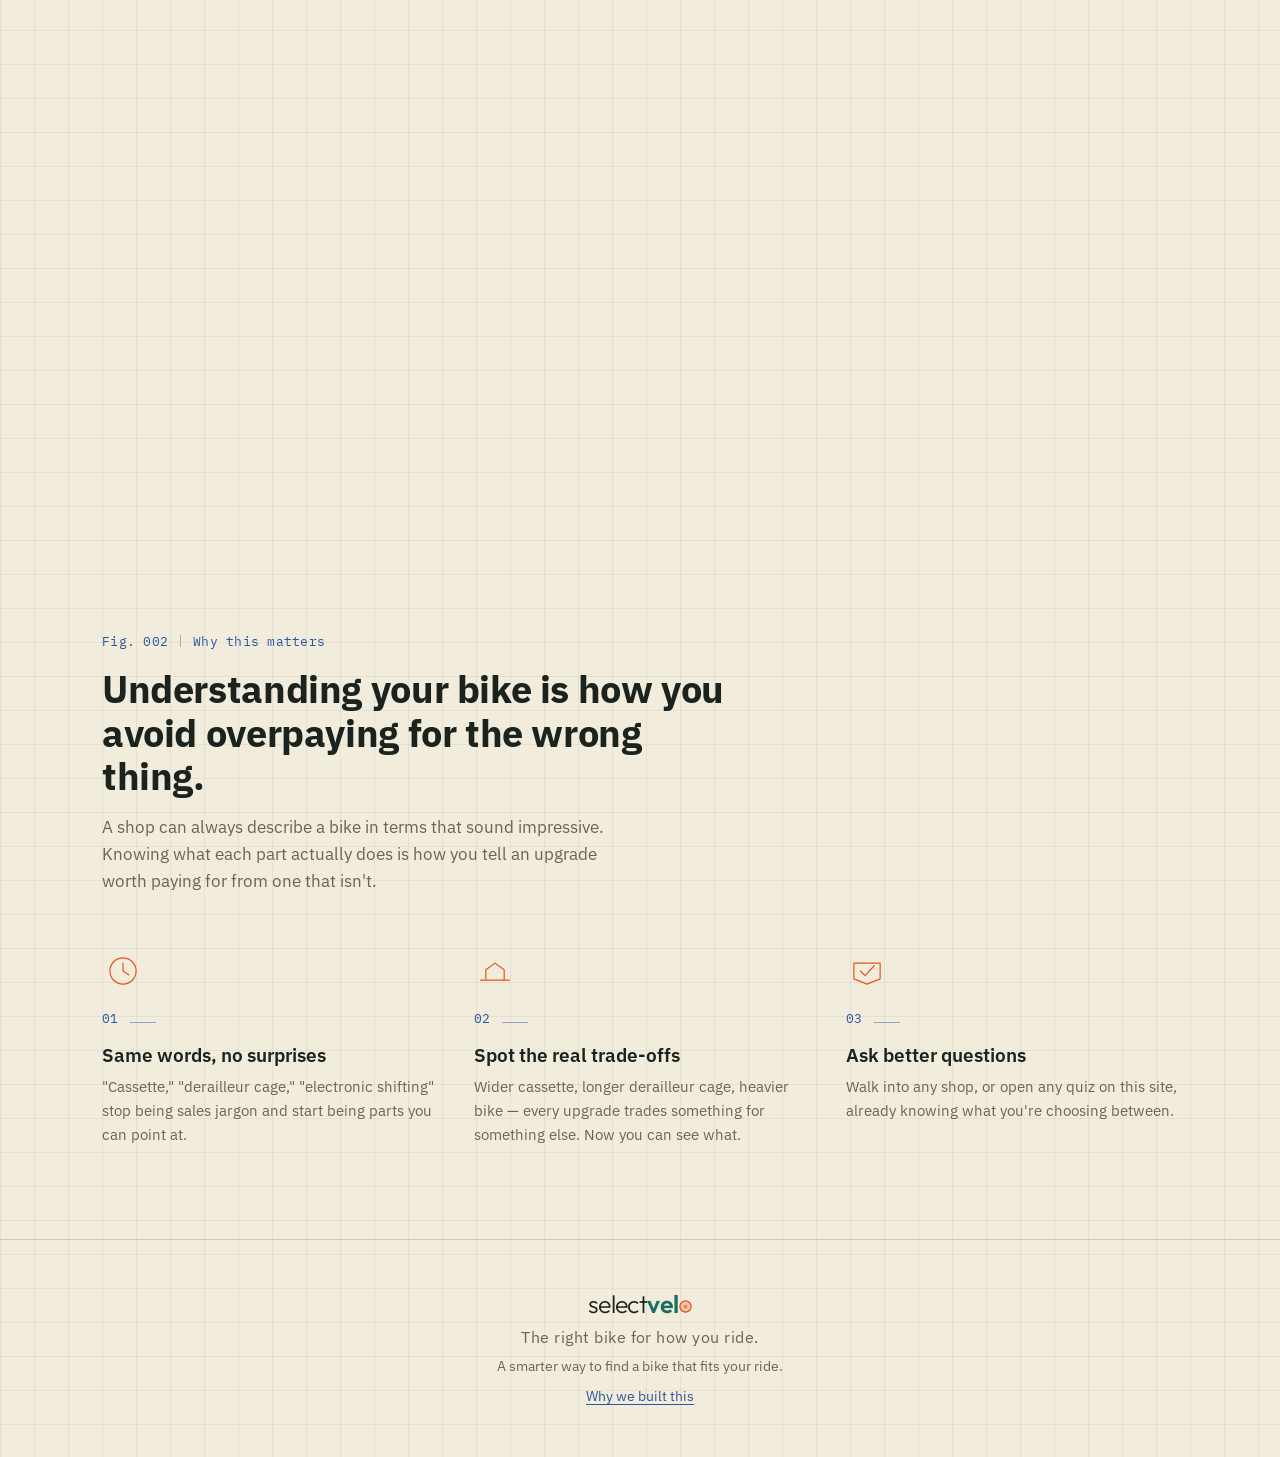
<file: schematics.html>
<!DOCTYPE html>
<html lang="en">
<head>
<meta charset="UTF-8">
<meta name="viewport" content="width=device-width, initial-scale=1.0">
<title>SelectVelo — Bike Schematics</title>
<meta name="description" content="See how a bicycle actually goes together — an animated, labeled diagram covering single-speed, mechanical, wide-range, and electronic drivetrains.">
<link rel="canonical" href="https://raghu-19planb.github.io/velomatch/schematics.html">
<meta property="og:type" content="website">
<meta property="og:title" content="SelectVelo — Bike Schematics">
<meta property="og:description" content="See how a bicycle actually goes together — an animated, labeled diagram covering single-speed, mechanical, wide-range, and electronic drivetrains.">
<meta property="og:url" content="https://raghu-19planb.github.io/velomatch/schematics.html">
<meta property="og:site_name" content="SelectVelo">
<meta name="twitter:card" content="summary">
<meta name="twitter:title" content="SelectVelo — Bike Schematics">
<meta name="twitter:description" content="See how a bicycle actually goes together — an animated, labeled diagram covering single-speed, mechanical, wide-range, and electronic drivetrains.">
<link rel="icon" type="image/svg+xml" href="favicon.svg?v=2">
<link rel="preconnect" href="https://fonts.googleapis.com">
<link rel="preconnect" href="https://fonts.gstatic.com" crossorigin>
<link href="https://fonts.googleapis.com/css2?family=IBM+Plex+Sans:wght@400;500;600;700&family=IBM+Plex+Mono:wght@400;500;600&family=Caveat:wght@600;700&family=Outfit:wght@300;600&display=swap" rel="stylesheet">
<link rel="stylesheet" href="style.css?v=20c4899a">
<script src="nav-transition.js?v=ddf7b18b"></script>
<script src="flag-banner.js?v=fea7b6d4" defer></script>
<script src="i18n.js?v=d9197a30"></script>
<script src="i18n-fr-core.js?v=b1846649" defer></script>
<script src="i18n-fr-schematics.js?v=372543fd" defer></script>
<script src="nav-menu.js?v=5d71bc06" defer></script>
</head>
<body>

<div class="page-transition page-reveal" aria-hidden="true">
  <div class="transition-panel">
    <svg class="transition-rider" viewBox="0 0 140 100" xmlns="http://www.w3.org/2000/svg" aria-hidden="true">
      <circle cx="30" cy="72" r="20" fill="none" stroke="var(--signal)" stroke-width="3.4"/>
      <circle cx="100" cy="72" r="20" fill="none" stroke="var(--signal)" stroke-width="3.4"/>
      <g fill="none" stroke="var(--signal)" stroke-width="3.4" stroke-linecap="round" stroke-linejoin="round">
        <path d="M55 60 L45 30 L90 26 L100 72 M55 60 L30 72"/>
        <path d="M90 26 L82 12"/>
        <path d="M70 15 L94 19"/>
        <path d="M78 18 L58 38"/>
        <path d="M62 34 L84 30"/>
      </g>
      <circle cx="78" cy="10" r="7.5" fill="var(--ink)"/>
      <g class="pedal-leg">
        <path d="M55 60 L46 76 L58 82" fill="none" stroke="var(--signal)" stroke-width="3.4" stroke-linecap="round" stroke-linejoin="round"/>
      </g>
    </svg>
  </div>
</div>

<nav>
  <div class="wrap">
    <a href="index.html" class="logo" style="text-decoration:none; color:inherit;">
      <span class="wordmark"><span class="wm-select">select</span><span class="wm-velo">vel<span class="wheel-o"><span class="sr-o">o</span><svg viewBox="0 0 100 100" aria-hidden="true"><circle class="wheel-tyre" cx="50" cy="50" r="43.5"/><circle class="wheel-rim" cx="50" cy="50" r="37.6"/><path class="wheel-spoke" d="M56.2 50.0L66.1 83.3M56.1 51.2L72.3 20.5M55.7 52.4L52.1 86.9M55.2 53.4L81.9 31.3M54.4 54.4L37.8 84.9M53.4 55.2L86.6 44.9M52.4 55.7L25.4 77.6M51.2 56.1L85.8 59.3M50.0 56.2L16.7 66.1M48.8 56.1L79.5 72.3M47.6 55.7L13.1 52.1M46.6 55.2L68.7 81.9M45.6 54.4L15.1 37.8M44.8 53.4L55.1 86.6M44.3 52.4L22.4 25.4M43.9 51.2L40.7 85.8M43.8 50.0L33.9 16.7M43.9 48.8L27.7 79.5M44.3 47.6L47.9 13.1M44.8 46.6L18.1 68.7M45.6 45.6L62.2 15.1M46.6 44.8L13.4 55.1M47.6 44.3L74.6 22.4M48.8 43.9L14.2 40.7M50.0 43.8L83.3 33.9M51.2 43.9L20.5 27.7M52.4 44.3L86.9 47.9M53.4 44.8L31.3 18.1M54.4 45.6L84.9 62.2M55.2 46.6L44.9 13.4M55.7 47.6L77.6 74.6M56.1 48.8L59.3 14.2"/><circle class="wheel-hubshell" cx="50" cy="50" r="7.2"/><circle class="wheel-hub" cx="50" cy="50" r="3.2"/><circle class="wheel-valve" cx="50" cy="8.6" r="2.6"/></svg></span></span></span>
      <span class="tagline">The right bike for how you ride.</span>
    </a>
    <div class="nav-links">
      <a href="kids.html" class="nav-link">Kids' bikes</a>
      <a href="commute.html" class="nav-link">Commuting</a>
      <a href="casual.html" class="nav-link">Casual riding</a>
      <a href="bikepacking.html" class="nav-link">Bikepacking</a>
      <a href="mountainbiking.html" class="nav-link">Mountain biking</a>
      <a href="racing.html" class="nav-link">Racing</a>
      <a href="showcase.html" class="nav-link">Current bikes</a>
      <a href="schematics.html" class="nav-link current">Schematics</a>
      <a href="routemaps.html" class="nav-link">Route maps</a>
      <a href="blog.html" class="nav-link">Blog</a>
      <a href="kids.html#quiz" class="nav-cta">Start matching</a>
    </div>
  </div>
</nav>

<section style="padding:76px 0 0;">
  <div class="wrap">
    <div class="fig-tag"><span>Sheet 006</span><span class="chip-div"></span><span>Bike schematics</span></div>
    <h1 style="font-size:clamp(30px,4.2vw,48px); font-weight:700; letter-spacing:-0.015em; line-height:1.12; margin:0 0 18px; max-width:660px;">Know your bike before you buy one.</h1>
    <p class="lede" style="margin-bottom:0; max-width:600px;">Bikes are getting more complex — electronic shifting, wireless derailleurs, a dozen cassette options that all sound the same in a shop pitch. Watch a bike go together, part by part, so you can walk in speaking the language instead of nodding along.</p>
  </div>
</section>

<section style="padding-top:36px;">
  <div class="wrap">
    <div class="fig-tag"><span>Fig. 000</span><span class="chip-div"></span><span>Quick reference</span></div>
    <div class="schem-anatomy-card">
      <img src="images/schematics/bike-anatomy.png" alt="Labeled diagram of a bicycle's parts: saddle, seatpost, top tube, down tube, head tube, seat tube, chain stays, fork, cassette, derailleurs, bottom bracket, crankset, chain, spokes, hub, tires, and cable routing" class="schem-anatomy-img" loading="lazy">
    </div>
    <p class="schem-anatomy-caption">A full-bike cheat sheet, before the interactive breakdown below.</p>
  </div>
</section>

<section style="padding-top:36px;">
  <div class="wrap">
    <div class="schem-tabs" role="tablist" aria-label="Drivetrain type">
      <button type="button" class="schem-tab" data-variant="single" role="tab">Single-speed</button>
      <button type="button" class="schem-tab" data-variant="mechanical" role="tab">Mechanical (cassette)</button>
      <button type="button" class="schem-tab" data-variant="cassette" role="tab">Cassette range</button>
      <button type="button" class="schem-tab" data-variant="electronic" role="tab">Electronic shifting</button>
    </div>
    <div class="schem-subtoggle" id="schemSubtoggle">
      <button type="button" class="schem-subtab" data-cassette="narrow">Narrow — 11–28T</button>
      <button type="button" class="schem-subtab" data-cassette="wide">Wide — 10–50T</button>
    </div>
    <p class="schem-note" id="schemNote"></p>

    <div class="schem-layout">
      <div class="schem-sticky-col">
        <div class="schem-diagram-card">
          <svg class="schem-svg schem-stage" id="schemStage" viewBox="0 0 700 420" xmlns="http://www.w3.org/2000/svg" role="img" aria-label="Blueprint diagram of a bicycle, animating as its parts assemble into place">

            <!-- ===== on-diagram zone captions (fade in once assembled) ===== -->
            <g class="s-caption" aria-hidden="true">
              <path class="s-caption-line" d="M70,50 Q40,180 130,260 Q160,300 195,325" fill="none"/>
              <text class="s-caption-text" id="drivetrainCaptionText" x="70" y="34" text-anchor="middle">SINGLE COG</text>

              <path class="s-caption-line" d="M230,50 L268,96" fill="none"/>
              <text class="s-caption-text" x="230" y="34" text-anchor="middle">SADDLE</text>

              <path class="s-caption-line" d="M420,50 L400,180" fill="none"/>
              <text class="s-caption-text" x="420" y="34" text-anchor="middle">FRAME &amp; FORK</text>

              <path class="s-caption-line" d="M590,50 L508,88" fill="none"/>
              <text class="s-caption-text" x="590" y="34" text-anchor="middle">COCKPIT</text>

              <path class="s-caption-line" d="M170,395 L170,368" fill="none"/>
              <text class="s-caption-text" x="170" y="410" text-anchor="middle">WHEEL — rim · spoke · hub</text>

              <path class="s-caption-line" d="M420,393 L360,300" fill="none"/>
              <text class="s-caption-text" x="420" y="410" text-anchor="middle">CRANKSET &amp; PEDALS</text>
            </g>

            <!-- ===== FRAME ===== -->
            <g class="s-part" data-part="frame" style="--dx:-260px; --dy:-40px; --dr:-12deg; --delay:0s;">
              <g class="schem-tube">
                <path d="M330,280 L282,118"/>
                <path d="M282,118 L478,108"/>
                <path d="M330,280 L460,150"/>
                <path d="M282,118 L170,290"/>
                <path d="M330,280 L170,290"/>
              </g>
              <!-- bottle bosses -->
              <circle class="chainring-bolt" cx="304" cy="205" r="1.8"/>
              <circle class="chainring-bolt" cx="298" cy="228" r="1.8"/>
              <circle class="chainring-bolt" cx="300" cy="150" r="1.8"/>
            </g>

            <!-- ===== FORK ===== -->
            <g class="s-part" data-part="fork" style="--dx:220px; --dy:-70px; --dr:18deg; --delay:0.1s;">
              <path class="schem-tube" d="M460,150 Q498,222 530,290" fill="none"/>
            </g>

            <!-- ===== HEADSET ===== -->
            <g class="s-part" data-part="headset" style="--dx:150px; --dy:-90px; --dr:20deg; --delay:0.2s;">
              <ellipse class="headset-shape" cx="478" cy="108" rx="9" ry="4"/>
              <ellipse class="headset-shape" cx="460" cy="150" rx="9" ry="4"/>
            </g>

            <!-- ===== WHEEL RIMS + TIRES ===== -->
            <g class="s-part" data-part="wheel-rim" style="--dx:-300px; --dy:100px; --dr:-35deg; --delay:0.3s;">
              <circle class="tire-ring" cx="170" cy="290" r="78"/>
              <circle class="wheel-ring" cx="170" cy="290" r="70"/>
              <path class="headset-shape" d="M125.2,353.9 L118.3,363.7" fill="none"/>
              <circle class="chainring-bolt" cx="117" cy="365.4" r="1.8"/>
            </g>
            <g class="s-part" data-part="wheel-rim" style="--dx:300px; --dy:100px; --dr:35deg; --delay:0.38s;">
              <circle class="tire-ring" cx="530" cy="290" r="78"/>
              <circle class="wheel-ring" cx="530" cy="290" r="70"/>
              <path class="headset-shape" d="M574.8,353.9 L581.7,363.7" fill="none"/>
              <circle class="chainring-bolt" cx="583" cy="365.4" r="1.8"/>
            </g>

            <!-- ===== SPOKES (generated by script) ===== -->
            <g class="s-part" data-part="wheel-spokes" id="rearSpokesG" style="--dx:-260px; --dy:150px; --dr:50deg; --delay:0.46s;"></g>
            <g class="s-part" data-part="wheel-spokes" id="frontSpokesG" style="--dx:260px; --dy:150px; --dr:-50deg; --delay:0.54s;"></g>

            <!-- ===== HUBS + QUICK-RELEASE SKEWERS ===== -->
            <g class="s-part" data-part="wheel-hub" style="--dx:-40px; --dy:-140px; --dr:60deg; --delay:0.62s;">
              <circle class="hub" cx="170" cy="290" r="5.5"/>
              <line class="headset-shape" x1="170" y1="290" x2="182" y2="278"/>
              <ellipse class="headset-shape" cx="186" cy="274" rx="5" ry="2.6" transform="rotate(-40 186 274)"/>
            </g>
            <g class="s-part" data-part="wheel-hub" style="--dx:40px; --dy:-140px; --dr:-60deg; --delay:0.7s;">
              <circle class="hub" cx="530" cy="290" r="5.5"/>
              <line class="headset-shape" x1="530" y1="290" x2="518" y2="278"/>
              <ellipse class="headset-shape" cx="514" cy="274" rx="5" ry="2.6" transform="rotate(40 514 274)"/>
            </g>

            <!-- ===== STEM ===== -->
            <g class="s-part" data-part="stem" style="--dx:190px; --dy:-150px; --dr:30deg; --delay:0.8s;">
              <path class="schem-tube schem-tube-thin" d="M478,108 L503,90" fill="none"/>
              <circle class="chainring-bolt" cx="493" cy="96" r="1.6"/>
              <circle class="chainring-bolt" cx="499" cy="92" r="1.6"/>
            </g>

            <!-- ===== HANDLEBAR ===== -->
            <g class="s-part" data-part="handlebar" style="--dx:210px; --dy:-120px; --dr:25deg; --delay:0.88s;">
              <path class="schem-tube schem-tube-thin" d="M503,90 L522,86 Q536,86 537,98 Q538,108 526,110" fill="none"/>
              <g class="tape-hatch">
                <path d="M508,91 L512,86"/>
                <path d="M512,90 L516,85"/>
                <path d="M516,89 L520,84"/>
              </g>
            </g>

            <!-- ===== BRAKE / SHIFT LEVER ===== -->
            <g class="s-part" data-part="lever" style="--dx:180px; --dy:-90px; --dr:-20deg; --delay:0.96s;">
              <ellipse class="lever-shape" cx="524" cy="88" rx="8" ry="5" transform="rotate(-15 524 88)"/>
              <path class="lever-shape" d="M525,93 Q521,101 517,107" fill="none"/>
            </g>

            <!-- ===== SADDLE RAILS ===== -->
            <g class="s-part" data-part="saddle-rails" style="--dx:-160px; --dy:-140px; --dr:-30deg; --delay:1.06s;">
              <path class="headset-shape" d="M270,101 L253,96" fill="none"/>
              <path class="headset-shape" d="M270,104 L253,99" fill="none"/>
            </g>

            <!-- ===== SADDLE SHELL ===== -->
            <g class="s-part" data-part="saddle-shell" style="--dx:-190px; --dy:-160px; --dr:-40deg; --delay:1.14s;">
              <ellipse class="saddle-shape" cx="262" cy="99" rx="24" ry="7" transform="rotate(-6 262 99)"/>
            </g>

            <!-- ===== SEATPOST ===== -->
            <g class="s-part" data-part="seatpost" style="--dx:-140px; --dy:-100px; --dr:-25deg; --delay:1.22s;">
              <path class="schem-tube schem-tube-thin" d="M282,118 L274,101" fill="none"/>
            </g>

            <!-- ===== CHAINRING + BOLTS + TEETH ===== -->
            <g class="s-part" data-part="chainring" style="--dx:0px; --dy:190px; --dr:80deg; --delay:1.32s;">
              <circle class="chainring-ring" cx="330" cy="280" r="32"/>
              <g id="chainringTeethG"></g>
              <circle class="chainring-bolt" cx="354" cy="280" r="1.6"/>
              <circle class="chainring-bolt" cx="337.4" cy="302.8" r="1.6"/>
              <circle class="chainring-bolt" cx="310.6" cy="294.1" r="1.6"/>
              <circle class="chainring-bolt" cx="310.6" cy="265.9" r="1.6"/>
              <circle class="chainring-bolt" cx="337.4" cy="257.2" r="1.6"/>
            </g>

            <!-- ===== BOTTOM BRACKET ===== -->
            <g class="s-part" data-part="bottom-bracket" style="--dx:0px; --dy:-170px; --dr:0deg; --delay:1.4s;">
              <circle class="bb-shape" cx="330" cy="280" r="9"/>
            </g>

            <!-- ===== CRANK ARMS + PEDALS ===== -->
            <g class="s-part" data-part="crank-arms" style="--dx:0px; --dy:200px; --dr:-70deg; --delay:1.48s;">
              <line class="pedal-shape" x1="330" y1="280" x2="372" y2="318"/>
              <rect class="pedal-shape" x="365" y="314" width="14" height="8" rx="2"/>
              <line class="tooth-tick" x1="367" y1="316" x2="367" y2="320"/>
              <line class="tooth-tick" x1="371" y1="316" x2="371" y2="320"/>
              <line class="tooth-tick" x1="375" y1="316" x2="375" y2="320"/>
              <circle class="chainring-bolt" cx="372" cy="318" r="1.8"/>
              <line class="pedal-shape" x1="330" y1="280" x2="288" y2="242"/>
              <rect class="pedal-shape" x="281" y="238" width="14" height="8" rx="2"/>
              <line class="tooth-tick" x1="283" y1="240" x2="283" y2="244"/>
              <line class="tooth-tick" x1="287" y1="240" x2="287" y2="244"/>
              <line class="tooth-tick" x1="291" y1="240" x2="291" y2="244"/>
              <circle class="chainring-bolt" cx="288" cy="242" r="1.8"/>
            </g>

            <!-- ===== CHAIN (links generated by script) ===== -->
            <g class="s-part" data-part="chain" style="--dx:-70px; --dy:170px; --dr:20deg; --delay:1.6s;">
              <g id="chainTopG"></g>
              <g id="chainBottomG"></g>
            </g>

            <!-- ===== BRAKE CALIPERS ===== -->
            <g class="s-part" data-part="brake-caliper" style="--dx:190px; --dy:-110px; --dr:30deg; --delay:1.7s;">
              <path class="brake-shape" d="M518,204 L518,226 M542,204 L542,226 M518,220 L542,220" fill="none"/>
            </g>
            <g class="s-part" data-part="brake-caliper" style="--dx:-190px; --dy:-110px; --dr:-30deg; --delay:1.74s;">
              <path class="brake-shape" d="M158,204 L158,226 M182,204 L182,226 M158,220 L182,220" fill="none"/>
            </g>

            <!-- ===== BRAKE PADS ===== -->
            <g class="s-part" data-part="brake-pads" style="--dx:150px; --dy:-70px; --dr:15deg; --delay:1.8s;">
              <rect class="pad-shape" x="514" y="216" width="6" height="9" rx="1"/>
              <rect class="pad-shape" x="540" y="216" width="6" height="9" rx="1"/>
            </g>
            <g class="s-part" data-part="brake-pads" style="--dx:-150px; --dy:-70px; --dr:-15deg; --delay:1.84s;">
              <rect class="pad-shape" x="154" y="216" width="6" height="9" rx="1"/>
              <rect class="pad-shape" x="180" y="216" width="6" height="9" rx="1"/>
            </g>

            <!-- ===== BRAKE CABLE HOUSINGS (shared — all bikes have brakes) ===== -->
            <g class="s-part" data-part="brake-cable" style="--dx:140px; --dy:-140px; --dr:20deg; --delay:1.9s;">
              <path class="cable-line" d="M517,92 Q523,150 530,204" fill="none"/>
            </g>
            <g class="s-part" data-part="brake-cable" style="--dx:-140px; --dy:-160px; --dr:-15deg; --delay:1.96s;">
              <path class="cable-line" d="M517,88 Q460,75 400,85 Q330,92 282,100 Q220,140 170,204" fill="none"/>
            </g>

            <!-- ===== SINGLE-SPEED: rear cog + lockring + tensioner ===== -->
            <g class="s-part v-single" data-part="cog" style="--dx:-40px; --dy:150px; --dr:20deg; --delay:1.94s;">
              <circle class="cog-ring" cx="170" cy="290" r="20"/>
              <g id="singleCogTeethG"></g>
            </g>
            <g class="s-part v-single" data-part="cog-lockring" style="--dx:-60px; --dy:160px; --dr:25deg; --delay:2.02s;">
              <circle class="cog-ring" cx="170" cy="290" r="24"/>
            </g>
            <g class="s-part v-single" data-part="chain-tensioner" style="--dx:-90px; --dy:120px; --dr:-30deg; --delay:2.1s;">
              <path class="derail-line" d="M188,300 L202,318" fill="none"/>
              <circle class="derail-pulley" cx="202" cy="318" r="6"/>
            </g>

            <!-- ===== MECHANICAL: cassette + cable-actuated derailleur ===== -->
            <g class="s-part v-mechanical" data-part="cassette" style="--dx:-40px; --dy:150px; --dr:20deg; --delay:1.94s;">
              <circle class="cog-ring" cx="170" cy="290" r="14"/>
              <circle class="cog-ring" cx="170" cy="290" r="18"/>
              <circle class="cog-ring" cx="170" cy="290" r="22"/>
              <circle class="cog-ring" cx="170" cy="290" r="26"/>
              <circle class="cog-ring" cx="170" cy="290" r="30"/>
              <g id="mechCogTeethG"></g>
            </g>
            <g class="s-part v-mechanical" data-part="cassette-lockring" style="--dx:-60px; --dy:160px; --dr:25deg; --delay:2.02s;">
              <circle class="cog-ring" cx="170" cy="290" r="33"/>
            </g>
            <g class="s-part v-mechanical v-cassette v-electronic" data-part="derailleur-hanger" style="--dx:-100px; --dy:100px; --dr:-40deg; --delay:1.9s;">
              <path class="hanger-shape" d="M180,291 L192,291 L194,300 L182,300 Z"/>
            </g>
            <g class="s-part v-mechanical" data-part="derailleur-body" style="--dx:-70px; --dy:130px; --dr:-25deg; --delay:2.1s;">
              <path class="derail-line" d="M188,300 L206,326 M206,326 L202,352" fill="none"/>
            </g>
            <g class="s-part v-mechanical" data-part="jockey-wheels" style="--dx:-90px; --dy:150px; --dr:-35deg; --delay:2.18s;">
              <circle class="derail-pulley" cx="202" cy="352" r="6"/>
              <circle class="derail-pulley" cx="190" cy="372" r="6"/>
              <line class="derail-line" x1="202" y1="352" x2="190" y2="372"/>
            </g>
            <g class="s-part v-mechanical" data-part="cable-housing" style="--dx:120px; --dy:-60px; --dr:10deg; --delay:2.26s;">
              <path class="cable-line" d="M524,90 Q460,150 400,190 Q300,250 198,300" fill="none"/>
            </g>

            <!-- ===== CASSETTE RANGE: narrow ===== -->
            <g class="s-part v-cassette cassette-sub-narrow" data-part="cassette" style="--dx:-40px; --dy:150px; --dr:20deg; --delay:1.94s;">
              <circle class="cog-ring" cx="170" cy="290" r="14"/>
              <circle class="cog-ring" cx="170" cy="290" r="18"/>
              <circle class="cog-ring" cx="170" cy="290" r="22"/>
              <circle class="cog-ring" cx="170" cy="290" r="26"/>
              <circle class="cog-ring" cx="170" cy="290" r="30"/>
              <g id="narrowCogTeethG"></g>
            </g>
            <g class="s-part v-cassette cassette-sub-narrow" data-part="cassette-lockring" style="--dx:-60px; --dy:160px; --dr:25deg; --delay:2.02s;">
              <circle class="cog-ring" cx="170" cy="290" r="33"/>
            </g>
            <g class="s-part v-cassette cassette-sub-narrow" data-part="derailleur-body" style="--dx:-70px; --dy:130px; --dr:-25deg; --delay:2.1s;">
              <path class="derail-line" d="M188,300 L206,326 M206,326 L202,352" fill="none"/>
            </g>
            <g class="s-part v-cassette cassette-sub-narrow" data-part="jockey-wheels" style="--dx:-90px; --dy:150px; --dr:-35deg; --delay:2.18s;">
              <circle class="derail-pulley" cx="202" cy="352" r="6"/>
              <circle class="derail-pulley" cx="190" cy="372" r="6"/>
              <line class="derail-line" x1="202" y1="352" x2="190" y2="372"/>
            </g>

            <!-- ===== CASSETTE RANGE: wide ===== -->
            <g class="s-part v-cassette cassette-sub-wide" data-part="cassette" style="--dx:-40px; --dy:150px; --dr:20deg; --delay:1.94s;">
              <circle class="cog-ring" cx="170" cy="290" r="12"/>
              <circle class="cog-ring" cx="170" cy="290" r="17"/>
              <circle class="cog-ring" cx="170" cy="290" r="23"/>
              <circle class="cog-ring" cx="170" cy="290" r="30"/>
              <circle class="cog-ring" cx="170" cy="290" r="38"/>
              <circle class="cog-ring" cx="170" cy="290" r="47"/>
              <g id="wideCogTeethG"></g>
            </g>
            <g class="s-part v-cassette cassette-sub-wide" data-part="cassette-lockring" style="--dx:-60px; --dy:160px; --dr:25deg; --delay:2.02s;">
              <circle class="cog-ring" cx="170" cy="290" r="50"/>
            </g>
            <g class="s-part v-cassette cassette-sub-wide" data-part="derailleur-body" style="--dx:-70px; --dy:130px; --dr:-25deg; --delay:2.1s;">
              <path class="derail-line" d="M188,300 L204,328 M204,328 L200,354" fill="none"/>
            </g>
            <g class="s-part v-cassette cassette-sub-wide" data-part="jockey-wheels" style="--dx:-90px; --dy:150px; --dr:-35deg; --delay:2.18s;">
              <circle class="derail-pulley" cx="200" cy="354" r="6"/>
              <circle class="derail-pulley" cx="184" cy="388" r="6"/>
              <line class="derail-line" x1="200" y1="354" x2="184" y2="388"/>
            </g>

            <g class="s-part v-cassette" data-part="cable-housing" style="--dx:120px; --dy:-60px; --dr:10deg; --delay:2.26s;">
              <path class="cable-line" d="M524,90 Q460,150 400,190 Q300,250 198,300" fill="none"/>
            </g>

            <!-- ===== ELECTRONIC: cassette + electronic derailleur + battery + wireless ===== -->
            <g class="s-part v-electronic" data-part="cassette" style="--dx:-40px; --dy:150px; --dr:20deg; --delay:1.94s;">
              <circle class="cog-ring" cx="170" cy="290" r="14"/>
              <circle class="cog-ring" cx="170" cy="290" r="18"/>
              <circle class="cog-ring" cx="170" cy="290" r="22"/>
              <circle class="cog-ring" cx="170" cy="290" r="26"/>
              <circle class="cog-ring" cx="170" cy="290" r="30"/>
              <circle class="cog-ring" cx="170" cy="290" r="34"/>
              <g id="electricCogTeethG"></g>
            </g>
            <g class="s-part v-electronic" data-part="cassette-lockring" style="--dx:-60px; --dy:160px; --dr:25deg; --delay:2.02s;">
              <circle class="cog-ring" cx="170" cy="290" r="37"/>
            </g>
            <g class="s-part v-electronic" data-part="derailleur-body" style="--dx:-70px; --dy:130px; --dr:-25deg; --delay:2.1s;">
              <path class="derail-line" d="M188,300 L206,326" fill="none"/>
              <circle class="derail-pulley" cx="206" cy="326" r="9"/>
              <path class="derail-line" d="M206,326 L202,352" fill="none"/>
            </g>
            <g class="s-part v-electronic" data-part="jockey-wheels" style="--dx:-90px; --dy:150px; --dr:-35deg; --delay:2.18s;">
              <circle class="derail-pulley" cx="202" cy="352" r="6"/>
              <circle class="derail-pulley" cx="190" cy="372" r="6"/>
              <line class="derail-line" x1="202" y1="352" x2="190" y2="372"/>
            </g>
            <g class="s-part v-electronic" data-part="battery" style="--dx:0px; --dy:-180px; --dr:0deg; --delay:2.26s;">
              <rect class="battery-shape" x="298" y="190" width="16" height="30" rx="5"/>
            </g>
            <g class="s-part v-electronic" data-part="wireless" style="--dx:100px; --dy:100px; --dr:0deg; --delay:2.34s;">
              <path class="wireless-arc" d="M218,320 A8,8 0 0 1 218,332" fill="none"/>
              <path class="wireless-arc" d="M224,314 A14,14 0 0 1 224,338" fill="none"/>
              <path class="wireless-arc" d="M230,308 A20,20 0 0 1 230,344" fill="none"/>
            </g>

          </svg>
        </div>
        <button type="button" class="schem-replay" id="schemReplay">
          <svg width="15" height="15" viewBox="0 0 24 24" fill="none" stroke="currentColor" stroke-width="2.2" stroke-linecap="round" stroke-linejoin="round"><path d="M1 4v6h6"/><path d="M3.51 15a9 9 0 1 0 2.13-9.36L1 10"/></svg>
          Replay assembly
        </button>
      </div>

      <div>
        <ul class="schem-legend" id="schemLegend">
          <li class="leg-header" data-for="shared">Frame &amp; steering</li>
          <li data-for="shared" data-part="frame" class="leg-hoverable" tabindex="0">
            <p class="leg-name">Frame</p>
            <p class="leg-desc">Ties every other part together — its size and angles set how the bike fits and handles.</p>
          </li>
          <li data-for="shared" data-part="fork" class="leg-hoverable" tabindex="0">
            <p class="leg-name">Fork</p>
            <p class="leg-desc">Holds the front wheel and carries steering input down to it from the headset.</p>
          </li>
          <li data-for="shared" data-part="headset" class="leg-hoverable" tabindex="0">
            <p class="leg-name">Headset</p>
            <p class="leg-desc">Two sealed bearings, top and bottom of the head tube, that let the fork rotate smoothly when you steer.</p>
          </li>

          <li class="leg-header" data-for="shared">Wheels</li>
          <li data-for="shared" data-part="wheel-rim" class="leg-hoverable" tabindex="0">
            <p class="leg-name">Rim &amp; tire</p>
            <p class="leg-desc">The rim is sized by diameter (700c, 650b, 26", etc.); the tire mounts on it and is the only part actually touching the road.</p>
          </li>
          <li data-for="shared" data-part="wheel-spokes" class="leg-hoverable" tabindex="0">
            <p class="leg-name">Spokes</p>
            <p class="leg-desc">Tensioned wires from hub to rim that hold the wheel true — more spokes generally means a stronger, heavier wheel.</p>
          </li>
          <li data-for="shared" data-part="wheel-hub" class="leg-hoverable" tabindex="0">
            <p class="leg-name">Hub &amp; skewer</p>
            <p class="leg-desc">The bearing at the wheel's center, plus the quick-release (or thru-axle) that clamps the wheel into the frame or fork.</p>
          </li>

          <li class="leg-header" data-for="shared">Cockpit &amp; saddle</li>
          <li data-for="shared" data-part="stem" class="leg-hoverable" tabindex="0">
            <p class="leg-name">Stem</p>
            <p class="leg-desc">Bolts the handlebar to the fork's steerer tube — its length sets how far forward you reach.</p>
          </li>
          <li data-for="shared" data-part="handlebar" class="leg-hoverable" tabindex="0">
            <p class="leg-name">Handlebar</p>
            <p class="leg-desc">What you actually hold — flat, riser, or drop-bar shape sets your riding position and hand options.</p>
          </li>
          <li data-for="shared" data-part="lever" class="leg-hoverable" tabindex="0">
            <p class="leg-name">Brake &amp; shift lever</p>
            <p class="leg-desc">On most road and gravel bikes, one lever does both jobs — squeeze to brake, click or push sideways to shift.</p>
          </li>
          <li data-for="shared" data-part="seatpost" class="leg-hoverable" tabindex="0">
            <p class="leg-name">Seatpost</p>
            <p class="leg-desc">Slides into the seat tube and clamps the saddle at your measured height.</p>
          </li>
          <li data-for="shared" data-part="saddle-rails" class="leg-hoverable" tabindex="0">
            <p class="leg-name">Saddle rails</p>
            <p class="leg-desc">The two rods the saddle clamps onto — sliding them back or forward fine-tunes your position over the pedals.</p>
          </li>
          <li data-for="shared" data-part="saddle-shell" class="leg-hoverable" tabindex="0">
            <p class="leg-name">Saddle</p>
            <p class="leg-desc">The single most personal fit point on the whole bike — shape and width matter more than padding thickness.</p>
          </li>

          <li class="leg-header" data-for="shared">Drivetrain — crankset</li>
          <li data-for="shared" data-part="chainring" class="leg-hoverable" tabindex="0">
            <p class="leg-name">Chainring</p>
            <p class="leg-desc">The front toothed ring the pedals turn — its tooth count, paired with the rear cog, sets how hard or easy each stroke feels.</p>
          </li>
          <li data-for="shared" data-part="bottom-bracket" class="leg-hoverable" tabindex="0">
            <p class="leg-name">Bottom bracket</p>
            <p class="leg-desc">The bearing inside the frame that the crank spindle spins in — a worn one shows up as play or creaking underfoot.</p>
          </li>
          <li data-for="shared" data-part="crank-arms" class="leg-hoverable" tabindex="0">
            <p class="leg-name">Crank arms &amp; pedals</p>
            <p class="leg-desc">Where your legs put in power. Arm length is a fit measurement too, just like frame size.</p>
          </li>
          <li data-for="shared" data-part="chain" class="leg-hoverable" tabindex="0">
            <p class="leg-name">Chain</p>
            <p class="leg-desc">A loop of linked plates and rollers carrying power from the chainring to whichever rear cog is currently selected.</p>
          </li>

          <li class="leg-header" data-for="shared">Brakes</li>
          <li data-for="shared" data-part="brake-caliper" class="leg-hoverable" tabindex="0">
            <p class="leg-name">Brake caliper</p>
            <p class="leg-desc">Squeezes the pads onto the rim (drawn here) or a disc rotor, depending on the bike.</p>
          </li>
          <li data-for="shared" data-part="brake-pads" class="leg-hoverable" tabindex="0">
            <p class="leg-name">Brake pads</p>
            <p class="leg-desc">The actual wearing part — rubber for a rim, replaceable pucks for a disc. Check these before you check anything else.</p>
          </li>
          <li data-for="shared" data-part="brake-cable" class="leg-hoverable" tabindex="0">
            <p class="leg-name">Brake cable housing</p>
            <p class="leg-desc">Runs from each brake lever to its caliper — front and rear are routed separately, drawn here along the top tube and fork.</p>
          </li>

          <li class="leg-header" data-for="single">Gearing — single-speed</li>
          <li data-for="single" data-part="cog" class="leg-hoverable" tabindex="0">
            <p class="leg-name">Rear cog</p>
            <p class="leg-desc">One gear, always engaged — no derailleur, cable, or adjustment needed.</p>
          </li>
          <li data-for="single" data-part="cog-lockring" class="leg-hoverable" tabindex="0">
            <p class="leg-name">Lockring</p>
            <p class="leg-desc">Threads onto the hub to hold the single cog in place — the same idea a full cassette uses, just for one gear instead of many.</p>
          </li>
          <li data-for="single" data-part="chain-tensioner" class="leg-hoverable" tabindex="0">
            <p class="leg-name">Chain tensioner</p>
            <p class="leg-desc">With no derailleur to take up slack, something has to keep the chain taut — a small spring-loaded wheel, or horizontal dropouts you slide by hand.</p>
          </li>

          <li class="leg-header" data-for="mechanical">Gearing — mechanical</li>
          <li data-for="mechanical" data-part="derailleur-hanger" class="leg-hoverable" tabindex="0">
            <p class="leg-name">Derailleur hanger</p>
            <p class="leg-desc">A small, deliberately weak bracket bolting the derailleur to the frame — it's meant to bend or snap in a crash instead of the frame itself, and shops keep spares for exactly this reason.</p>
          </li>
          <li data-for="mechanical" data-part="cassette" class="leg-hoverable" tabindex="0">
            <p class="leg-name">Cassette</p>
            <p class="leg-desc">A stack of different-sized cogs. Shifting moves the chain sideways between them to change gear.</p>
          </li>
          <li data-for="mechanical" data-part="cassette-lockring" class="leg-hoverable" tabindex="0">
            <p class="leg-name">Cassette lockring</p>
            <p class="leg-desc">Threads onto the freehub body to clamp the whole stack of cogs in place.</p>
          </li>
          <li data-for="mechanical" data-part="derailleur-body" class="leg-hoverable" tabindex="0">
            <p class="leg-name">Derailleur body</p>
            <p class="leg-desc">The cable-pulled arm bolted to the frame that swings the chain sideways onto a bigger or smaller cog.</p>
          </li>
          <li data-for="mechanical" data-part="jockey-wheels" class="leg-hoverable" tabindex="0">
            <p class="leg-name">Jockey wheels &amp; cage</p>
            <p class="leg-desc">Two small pulleys that guide the chain and take up slack — the metal plate holding them is the "cage" shops refer to.</p>
          </li>
          <li data-for="mechanical" data-part="cable-housing" class="leg-hoverable" tabindex="0">
            <p class="leg-name">Gear cable housing</p>
            <p class="leg-desc">Carries the pull from your shift lever to the derailleur — the part that stretches over time and needs the odd adjustment.</p>
          </li>

          <li class="leg-header" data-for="cassette">Gearing — cassette range</li>
          <li data-for="cassette" data-part="derailleur-hanger" class="leg-hoverable" tabindex="0">
            <p class="leg-name">Derailleur hanger</p>
            <p class="leg-desc">A small, deliberately weak bracket bolting the derailleur to the frame — it bends or snaps in a crash instead of the frame itself.</p>
          </li>
          <li data-for="cassette" data-cassette-for="narrow" data-part="cassette" class="leg-hoverable" tabindex="0">
            <p class="leg-name">Cassette — narrow range (11–28T)</p>
            <p class="leg-desc">Gears sit close together for smooth, evenly-spaced pedaling on flatter roads — but no easy bail-out gear for steep climbs.</p>
          </li>
          <li data-for="cassette" data-cassette-for="wide" data-part="cassette" class="leg-hoverable" tabindex="0">
            <p class="leg-name">Cassette — wide range (10–50T)</p>
            <p class="leg-desc">Trades smooth spacing for a much easier bail-out gear — the difference between grinding and walking on a loaded climb.</p>
          </li>
          <li data-for="cassette" data-part="cassette-lockring" class="leg-hoverable" tabindex="0">
            <p class="leg-name">Cassette lockring</p>
            <p class="leg-desc">Threads onto the freehub body to clamp the whole stack of cogs in place, whichever range it spans.</p>
          </li>
          <li data-for="cassette" data-cassette-for="narrow" data-part="derailleur-body" class="leg-hoverable" tabindex="0">
            <p class="leg-name">Rear derailleur — short cage</p>
            <p class="leg-desc">A narrow cassette needs less chain wrap, so the derailleur's cage stays short.</p>
          </li>
          <li data-for="cassette" data-cassette-for="wide" data-part="derailleur-body" class="leg-hoverable" tabindex="0">
            <p class="leg-name">Rear derailleur — long cage</p>
            <p class="leg-desc">A wide-range cassette needs far more chain wrap to take up slack, so the cage stretches noticeably longer to reach the biggest cog.</p>
          </li>
          <li data-for="cassette" data-part="jockey-wheels" class="leg-hoverable" tabindex="0">
            <p class="leg-name">Jockey wheels</p>
            <p class="leg-desc">The two pulleys inside the cage — notice how much farther apart they sit once the cage lengthens for the wide cassette.</p>
          </li>
          <li data-for="cassette" data-part="cable-housing" class="leg-hoverable" tabindex="0">
            <p class="leg-name">Gear cable housing</p>
            <p class="leg-desc">Carries the pull from your shift lever to the derailleur, whichever range the cassette is built for.</p>
          </li>

          <li class="leg-header" data-for="electronic">Gearing — electronic</li>
          <li data-for="electronic" data-part="derailleur-hanger" class="leg-hoverable" tabindex="0">
            <p class="leg-name">Derailleur hanger</p>
            <p class="leg-desc">A small, deliberately weak bracket bolting the derailleur to the frame — it bends or snaps in a crash instead of the frame itself.</p>
          </li>
          <li data-for="electronic" data-part="cassette" class="leg-hoverable" tabindex="0">
            <p class="leg-name">Cassette</p>
            <p class="leg-desc">Same job as on a mechanical bike — a stack of cogs the chain moves between — usually with more speeds (11–13) on electronic groupsets.</p>
          </li>
          <li data-for="electronic" data-part="cassette-lockring" class="leg-hoverable" tabindex="0">
            <p class="leg-name">Cassette lockring</p>
            <p class="leg-desc">Threads onto the freehub body to clamp the whole stack of cogs in place.</p>
          </li>
          <li data-for="electronic" data-part="derailleur-body" class="leg-hoverable" tabindex="0">
            <p class="leg-name">Electronic derailleur</p>
            <p class="leg-desc">A small motor built into the derailleur body moves the chain instead of a cable pulling it — shifts stay precise and never need cable-tension adjustment.</p>
          </li>
          <li data-for="electronic" data-part="jockey-wheels" class="leg-hoverable" tabindex="0">
            <p class="leg-name">Jockey wheels &amp; cage</p>
            <p class="leg-desc">Same job as on a mechanical derailleur — guiding the chain and taking up slack — just driven by the motor above them.</p>
          </li>
          <li data-for="electronic" data-part="battery" class="leg-hoverable" tabindex="0">
            <p class="leg-name">Battery pack</p>
            <p class="leg-desc">Powers the derailleur's motor (and front derailleur, if fitted) — typically good for hundreds of kilometres per charge.</p>
          </li>
          <li data-for="electronic" data-part="wireless" class="leg-hoverable" tabindex="0">
            <p class="leg-name">Wireless shift signal</p>
            <p class="leg-desc">A button tap sends a signal — wireless on some brands, a thin wire on others — to the derailleur's motor instead of pulling a cable.</p>
          </li>
        </ul>
      </div>
    </div>
  </div>
</section>

<section>
  <div class="wrap">
    <div class="fig-tag"><span>Fig. 002</span><span class="chip-div"></span><span>Why this matters</span></div>
    <h2>Understanding your bike is how you avoid overpaying for the wrong thing.</h2>
    <p class="lede">A shop can always describe a bike in terms that sound impressive. Knowing what each part actually does is how you tell an upgrade worth paying for from one that isn't.</p>
    <div class="steps">
      <div class="step">
        <svg class="sketch-icon" viewBox="0 0 64 64" aria-hidden="true">
          <circle cx="32" cy="32" r="20"/>
          <path d="M32 20 L32 32 L41 38"/>
        </svg>
        <div class="step-index"><span>01</span><span class="tick"></span></div>
        <h3>Same words, no surprises</h3>
        <p>"Cassette," "derailleur cage," "electronic shifting" stop being sales jargon and start being parts you can point at.</p>
      </div>
      <div class="step">
        <svg class="sketch-icon" viewBox="0 0 64 64" aria-hidden="true">
          <path d="M10 46 L54 46 M18 46 L18 30 L32 20 L46 30 L46 46"/>
        </svg>
        <div class="step-index"><span>02</span><span class="tick"></span></div>
        <h3>Spot the real trade-offs</h3>
        <p>Wider cassette, longer derailleur cage, heavier bike — every upgrade trades something for something else. Now you can see what.</p>
      </div>
      <div class="step">
        <svg class="sketch-icon" viewBox="0 0 64 64" aria-hidden="true">
          <path d="M12 20 L52 20 L52 44 L32 52 L12 44 Z"/>
          <path d="M22 32 L29 39 L43 24"/>
        </svg>
        <div class="step-index"><span>03</span><span class="tick"></span></div>
        <h3>Ask better questions</h3>
        <p>Walk into any shop, or open any quiz on this site, already knowing what you're choosing between.</p>
      </div>
    </div>
  </div>
</section>

<footer>
  <div class="wrap">
    <a href="index.html" class="logo" style="text-decoration:none; color:inherit;">
      <span class="wordmark"><span class="wm-select">select</span><span class="wm-velo">vel<span class="wheel-o"><span class="sr-o">o</span><svg viewBox="0 0 100 100" aria-hidden="true"><circle class="wheel-tyre" cx="50" cy="50" r="43.5"/><circle class="wheel-rim" cx="50" cy="50" r="37.6"/><path class="wheel-spoke" d="M56.2 50.0L66.1 83.3M56.1 51.2L72.3 20.5M55.7 52.4L52.1 86.9M55.2 53.4L81.9 31.3M54.4 54.4L37.8 84.9M53.4 55.2L86.6 44.9M52.4 55.7L25.4 77.6M51.2 56.1L85.8 59.3M50.0 56.2L16.7 66.1M48.8 56.1L79.5 72.3M47.6 55.7L13.1 52.1M46.6 55.2L68.7 81.9M45.6 54.4L15.1 37.8M44.8 53.4L55.1 86.6M44.3 52.4L22.4 25.4M43.9 51.2L40.7 85.8M43.8 50.0L33.9 16.7M43.9 48.8L27.7 79.5M44.3 47.6L47.9 13.1M44.8 46.6L18.1 68.7M45.6 45.6L62.2 15.1M46.6 44.8L13.4 55.1M47.6 44.3L74.6 22.4M48.8 43.9L14.2 40.7M50.0 43.8L83.3 33.9M51.2 43.9L20.5 27.7M52.4 44.3L86.9 47.9M53.4 44.8L31.3 18.1M54.4 45.6L84.9 62.2M55.2 46.6L44.9 13.4M55.7 47.6L77.6 74.6M56.1 48.8L59.3 14.2"/><circle class="wheel-hubshell" cx="50" cy="50" r="7.2"/><circle class="wheel-hub" cx="50" cy="50" r="3.2"/><circle class="wheel-valve" cx="50" cy="8.6" r="2.6"/></svg></span></span></span>
    </a>
    <p class="tagline">The right bike for how you ride.</p>
    <p>A smarter way to find a bike that fits your ride.</p>
    <button type="button" class="letter-trigger" id="openLetter">Why we built this</button>
  </div>
</footer>

<div class="letter-overlay" id="letterOverlay" aria-hidden="true">
  <div class="letter-card" role="dialog" aria-modal="true" aria-labelledby="letterTitle">
    <button type="button" class="letter-close" id="closeLetter" aria-label="Close">✕</button>
    <svg class="sketch-icon letter-sketch" viewBox="0 0 64 64" aria-hidden="true">
      <path d="M9 17 L56 15 L55 46 L7 45 Z"/>
      <path d="M9 17 L32 35 L55 15"/>
    </svg>
    <p class="letter-fig">Fig. 007 — where this is headed</p>
    <h3 id="letterTitle">To everyone who's stood in a bike aisle guessing,</h3>
    <p>Buying a bike usually comes down to a guess: a size sticker on a rack, a salesperson pointing at whatever's in stock, or a color you liked in a catalog. Get it wrong and it's money spent on something that never quite fits.</p>
    <p>We think fit should come from geometry, not guesswork — reach, stack, standover, all measured and matched to the rider, whoever that rider is.</p>
    <p>SelectVelo is built to do that matching for every kind of rider and every kind of ride. Right now it's five working prototypes: a first bike for a growing kid, a daily commuter, a bikepacking rig, a mountain bike, and a racing or ultra-endurance bike — because those are the cases where a wrong guess costs the most. The same approach — real measurements, scored against real bikes — is what we're building toward next, for every rider after this one.</p>
    <p>It won't get everything right yet. But it will show its work — the frame size, the gear capacity, the climbing range — so you're choosing a bike, not gambling on one.</p>
    <p class="letter-sign">This is where we're starting. Not where we're stopping.</p>
  </div>
</div>

<script>
const stage = document.getElementById('schemStage');
const legend = document.getElementById('schemLegend');
const tabs = document.querySelectorAll('.schem-tab');
const subtoggle = document.getElementById('schemSubtoggle');
const subtabs = document.querySelectorAll('.schem-subtab');
const drivetrainCaptionText = document.getElementById('drivetrainCaptionText');
const schemNote = document.getElementById('schemNote');
const replayBtn = document.getElementById('schemReplay');

const reduceMotion = window.matchMedia('(prefers-reduced-motion: reduce)').matches;
const ASSEMBLE_MS = reduceMotion ? 150 : 3900;

const SVGNS = 'http://www.w3.org/2000/svg';
// Real wheels lace spokes at an angle (a "cross" pattern) rather than
// running straight radial — each spoke's hub-side and rim-side attachment
// points sit at different angles, alternating direction, which is what
// gives a real wheel its faint pinwheel look face-on.
function addSpokes(g, cx, cy, hubR, rimR, count){
  const crossDeg = 34;
  for (let i = 0; i < count; i++){
    const hubAngle = (i / count) * Math.PI * 2;
    const dir = i % 2 === 0 ? 1 : -1;
    const rimAngle = hubAngle + dir * (crossDeg * Math.PI / 180);
    const x1 = cx + hubR * Math.cos(hubAngle), y1 = cy + hubR * Math.sin(hubAngle);
    const x2 = cx + rimR * Math.cos(rimAngle), y2 = cy + rimR * Math.sin(rimAngle);
    const line = document.createElementNS(SVGNS, 'line');
    line.setAttribute('x1', x1.toFixed(1)); line.setAttribute('y1', y1.toFixed(1));
    line.setAttribute('x2', x2.toFixed(1)); line.setAttribute('y2', y2.toFixed(1));
    line.setAttribute('class', 'spoke-line');
    g.appendChild(line);
  }
}
// Small radiating tick marks around a ring to read as gear teeth.
function addTeeth(g, cx, cy, r, count, len){
  for (let i = 0; i < count; i++){
    const a = (i / count) * Math.PI * 2;
    const x1 = cx + r * Math.cos(a), y1 = cy + r * Math.sin(a);
    const x2 = cx + (r + len) * Math.cos(a), y2 = cy + (r + len) * Math.sin(a);
    const line = document.createElementNS(SVGNS, 'line');
    line.setAttribute('x1', x1.toFixed(1)); line.setAttribute('y1', y1.toFixed(1));
    line.setAttribute('x2', x2.toFixed(1)); line.setAttribute('y2', y2.toFixed(1));
    line.setAttribute('class', 'tooth-tick');
    g.appendChild(line);
  }
}
function addChainLinks(g, x1, y1, x2, y2, count){
  const dx = x2 - x1, dy = y2 - y1;
  const angle = Math.atan2(dy, dx) * 180 / Math.PI;
  const w = 6.4, h = 3.2;
  for (let i = 0; i < count; i++){
    const t = (i + 0.5) / count;
    const cx = x1 + dx * t, cy = y1 + dy * t;
    const rect = document.createElementNS(SVGNS, 'rect');
    rect.setAttribute('x', (cx - w / 2).toFixed(1));
    rect.setAttribute('y', (cy - h / 2).toFixed(1));
    rect.setAttribute('width', w); rect.setAttribute('height', h); rect.setAttribute('rx', 1.2);
    rect.setAttribute('transform', 'rotate(' + angle.toFixed(1) + ' ' + cx.toFixed(1) + ' ' + cy.toFixed(1) + ')');
    rect.setAttribute('class', 'chain-link');
    g.appendChild(rect);
  }
}
addSpokes(document.getElementById('rearSpokesG'), 170, 290, 6, 68, 24);
addSpokes(document.getElementById('frontSpokesG'), 530, 290, 6, 68, 24);
addChainLinks(document.getElementById('chainTopG'), 300, 254, 196, 266, 11);
addChainLinks(document.getElementById('chainBottomG'), 300, 306, 196, 314, 11);

addTeeth(document.getElementById('chainringTeethG'), 330, 280, 32, 28, 4.5);
addTeeth(document.getElementById('singleCogTeethG'), 170, 290, 20, 18, 3.5);
addTeeth(document.getElementById('mechCogTeethG'), 170, 290, 30, 22, 3.5);
addTeeth(document.getElementById('narrowCogTeethG'), 170, 290, 30, 22, 3.5);
addTeeth(document.getElementById('wideCogTeethG'), 170, 290, 47, 26, 3.5);
addTeeth(document.getElementById('electricCogTeethG'), 170, 290, 34, 24, 3.5);

const driveLabel = {
  single: 'SINGLE COG',
  mechanical: 'CASSETTE & DERAILLEUR',
  cassette: 'CASSETTE RANGE',
  electronic: 'ELECTRONIC DERAILLEUR'
};

const noteText = {
  single: "The simplest drivetrain there is: one chainring, one rear cog, one gear. Nothing to shift and nothing to adjust — the trade-off is you provide all the gearing yourself on hills.",
  mechanical: "Most bikes in a shop use this setup: a stack of rear cogs (the cassette) and a derailleur that a cable pulls sideways to move the chain between them. Simple to understand, and almost any shop can service it.",
  cassette: "A cassette's spread — its smallest cog to its biggest — decides how flat or steep a road you can comfortably climb. Toggle below to see how a wider range stretches the derailleur's cage to reach it.",
  electronic: "Electronic groupsets (Shimano Di2, SRAM eTap, Campagnolo EPS) replace the cable with a motor in the derailleur and a battery to power it. A button tap sends a signal and the motor does the pulling — shifts stay precise even as a cable would otherwise stretch."
};

function setVariant(v){
  stage.dataset.variant = v;
  legend.dataset.variant = v;
  drivetrainCaptionText.textContent = driveLabel[v];
  schemNote.textContent = noteText[v];
  tabs.forEach(t => t.classList.toggle('active', t.dataset.variant === v));
  subtoggle.classList.toggle('visible', v === 'cassette');
  playAssembly();
}

function setCassette(mode){
  stage.dataset.cassette = mode;
  legend.dataset.cassette = mode;
  subtabs.forEach(t => t.classList.toggle('active', t.dataset.cassette === mode));
  playAssembly();
}

tabs.forEach(t => t.addEventListener('click', () => setVariant(t.dataset.variant)));
subtabs.forEach(t => t.addEventListener('click', () => setCassette(t.dataset.cassette)));

function playAssembly(){
  stage.classList.remove('assembling', 'show-captions');
  legend.classList.remove('show');
  void stage.getBoundingClientRect();
  stage.classList.add('assembling');
  setTimeout(() => {
    stage.classList.add('show-captions');
    legend.classList.add('show');
  }, ASSEMBLE_MS);
}
replayBtn.addEventListener('click', playAssembly);

legend.querySelectorAll('li[data-part]').forEach(li => {
  const part = li.dataset.part;
  const targets = stage.querySelectorAll('[data-part="' + part + '"]');
  const on = () => targets.forEach(g => g.classList.add('s-highlight'));
  const off = () => targets.forEach(g => g.classList.remove('s-highlight'));
  li.addEventListener('mouseenter', on);
  li.addEventListener('mouseleave', off);
  li.addEventListener('focus', on);
  li.addEventListener('blur', off);
});

stage.dataset.variant = 'single';
stage.dataset.cassette = 'narrow';
legend.dataset.variant = 'single';
legend.dataset.cassette = 'narrow';
drivetrainCaptionText.textContent = driveLabel.single;
schemNote.textContent = noteText.single;
tabs[0].classList.add('active');
subtabs[0].classList.add('active');
playAssembly();

const letterOverlay = document.getElementById('letterOverlay');
const openLetterBtn = document.getElementById('openLetter');
const closeLetterBtn = document.getElementById('closeLetter');
let letterLastFocused = null;

function openLetter(){
  letterLastFocused = document.activeElement;
  letterOverlay.classList.add('open');
  letterOverlay.setAttribute('aria-hidden', 'false');
  document.body.style.overflow = 'hidden';
  closeLetterBtn.focus();
}
function closeLetter(){
  letterOverlay.classList.remove('open');
  letterOverlay.setAttribute('aria-hidden', 'true');
  document.body.style.overflow = '';
  if (letterLastFocused) letterLastFocused.focus();
}
openLetterBtn.addEventListener('click', openLetter);
closeLetterBtn.addEventListener('click', closeLetter);
letterOverlay.addEventListener('click', e => { if (e.target === letterOverlay) closeLetter(); });
document.addEventListener('keydown', e => { if (e.key === 'Escape' && letterOverlay.classList.contains('open')) closeLetter(); });
</script>

</body>
</html>
</file>
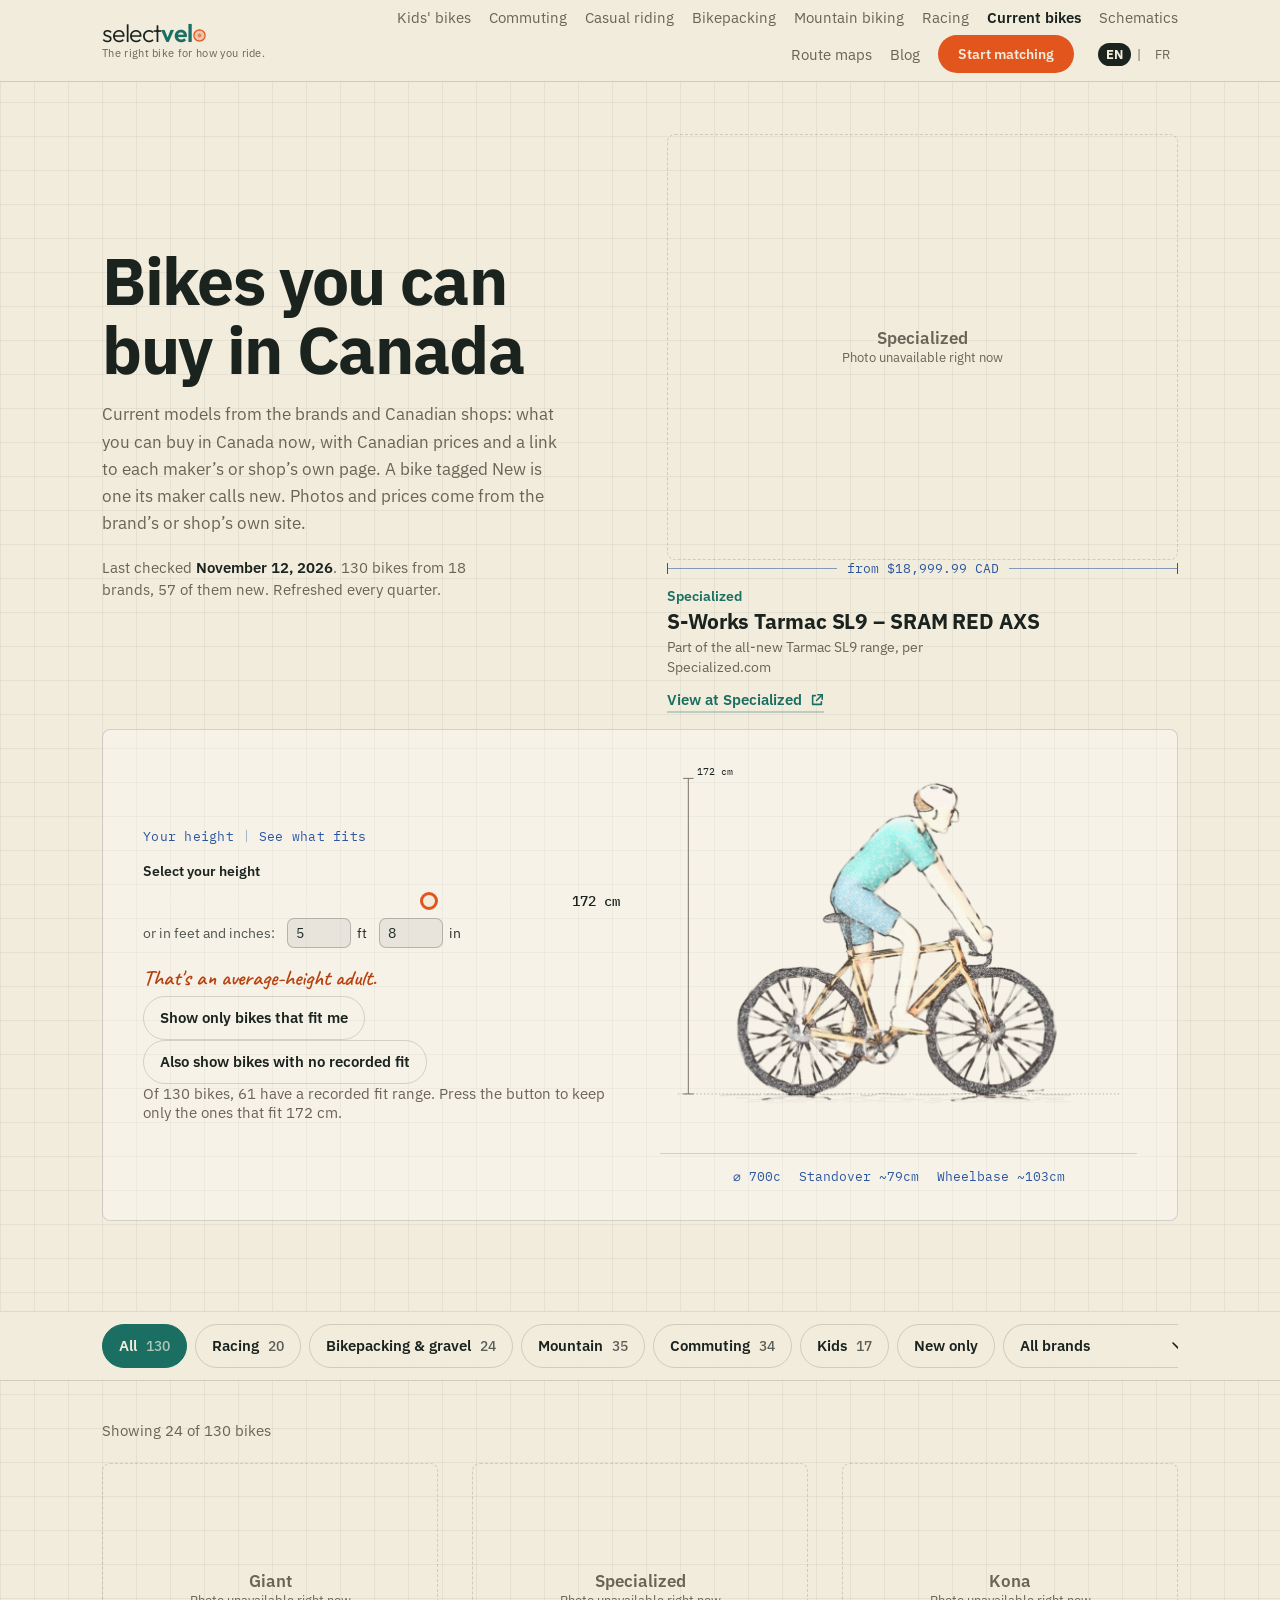
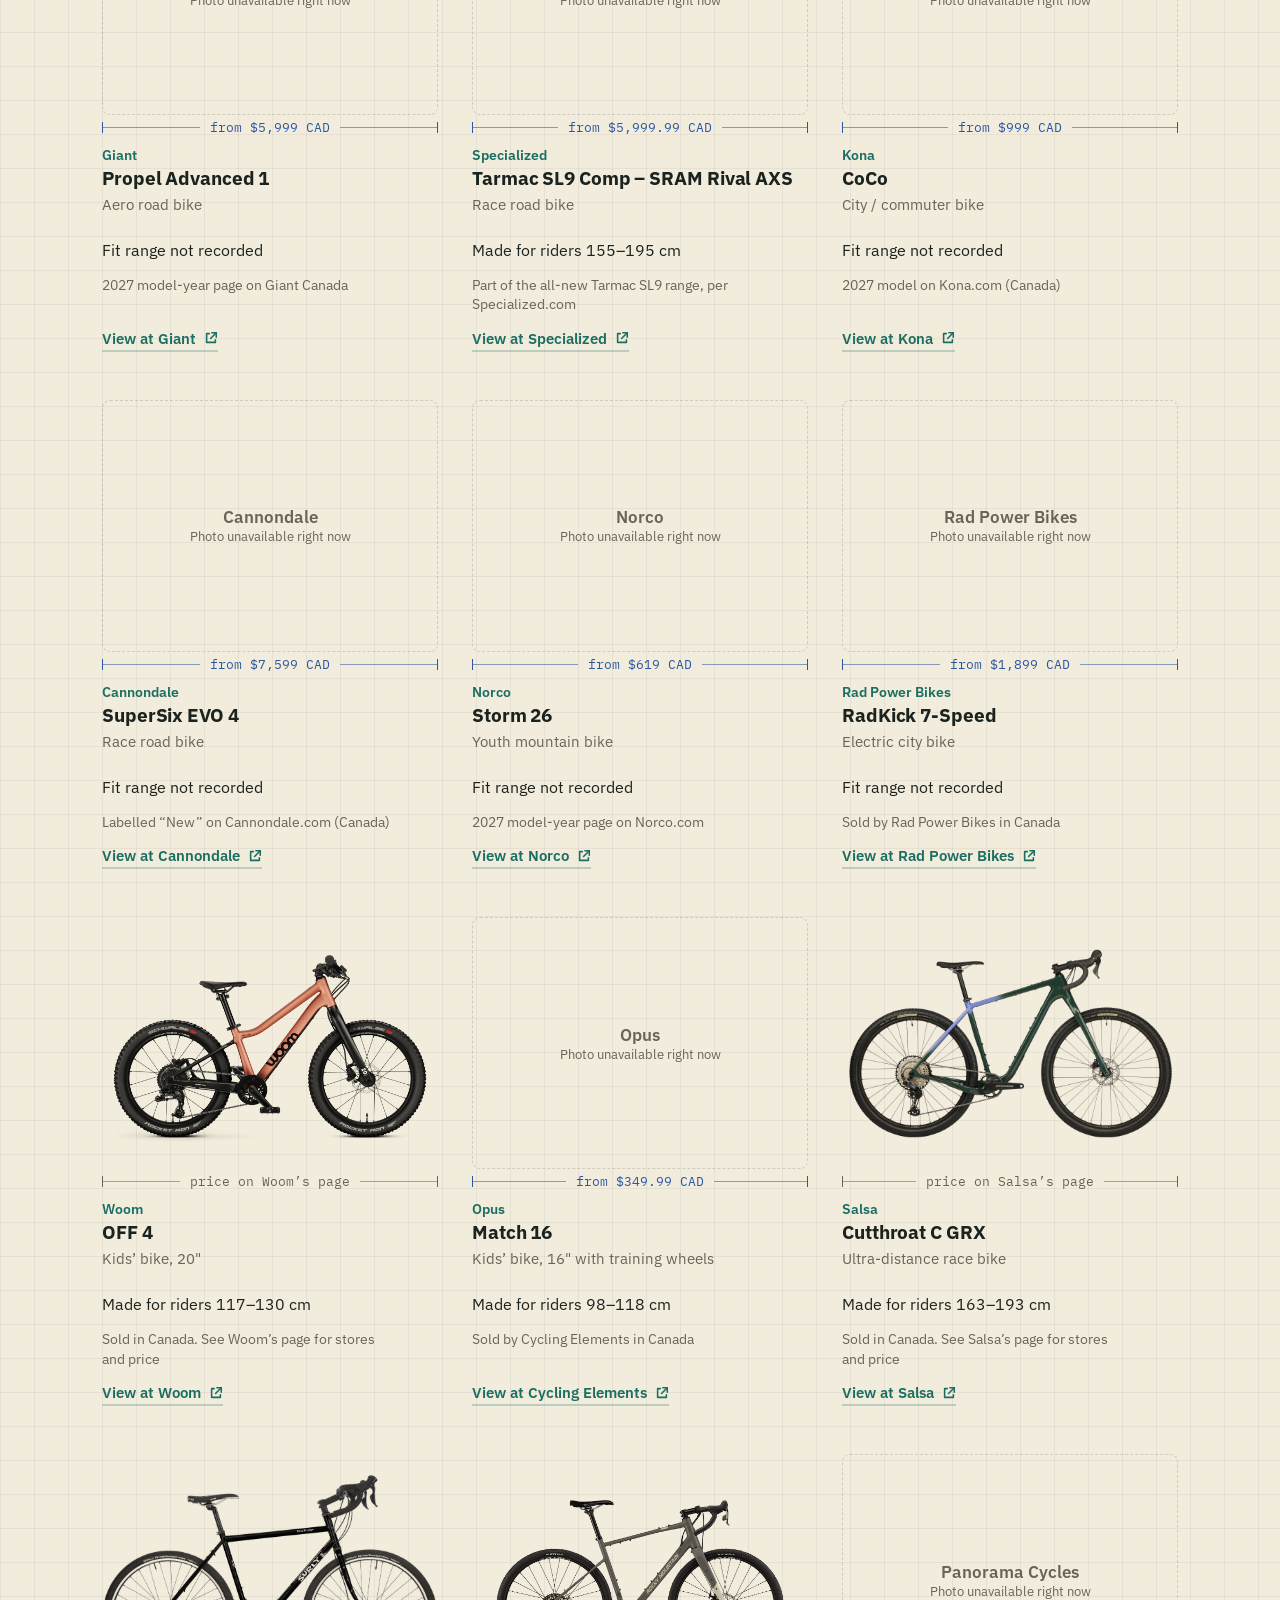
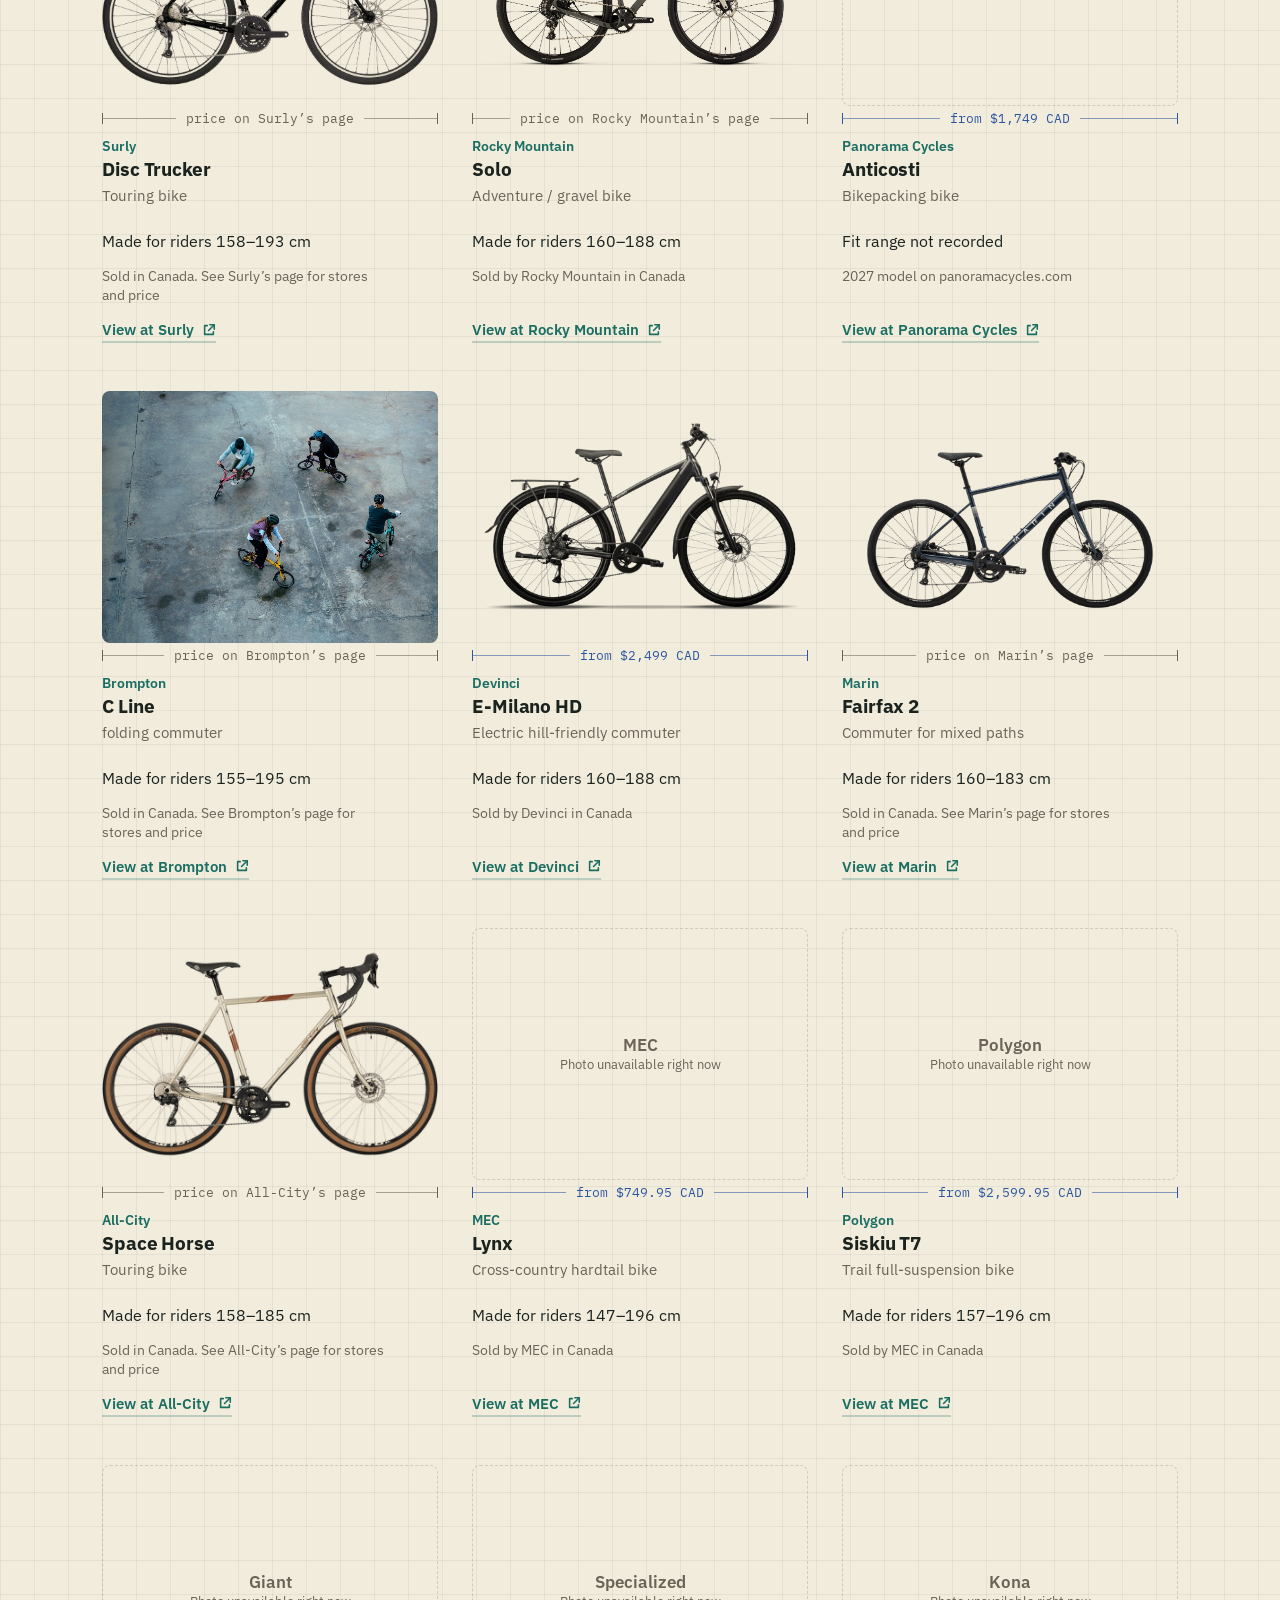
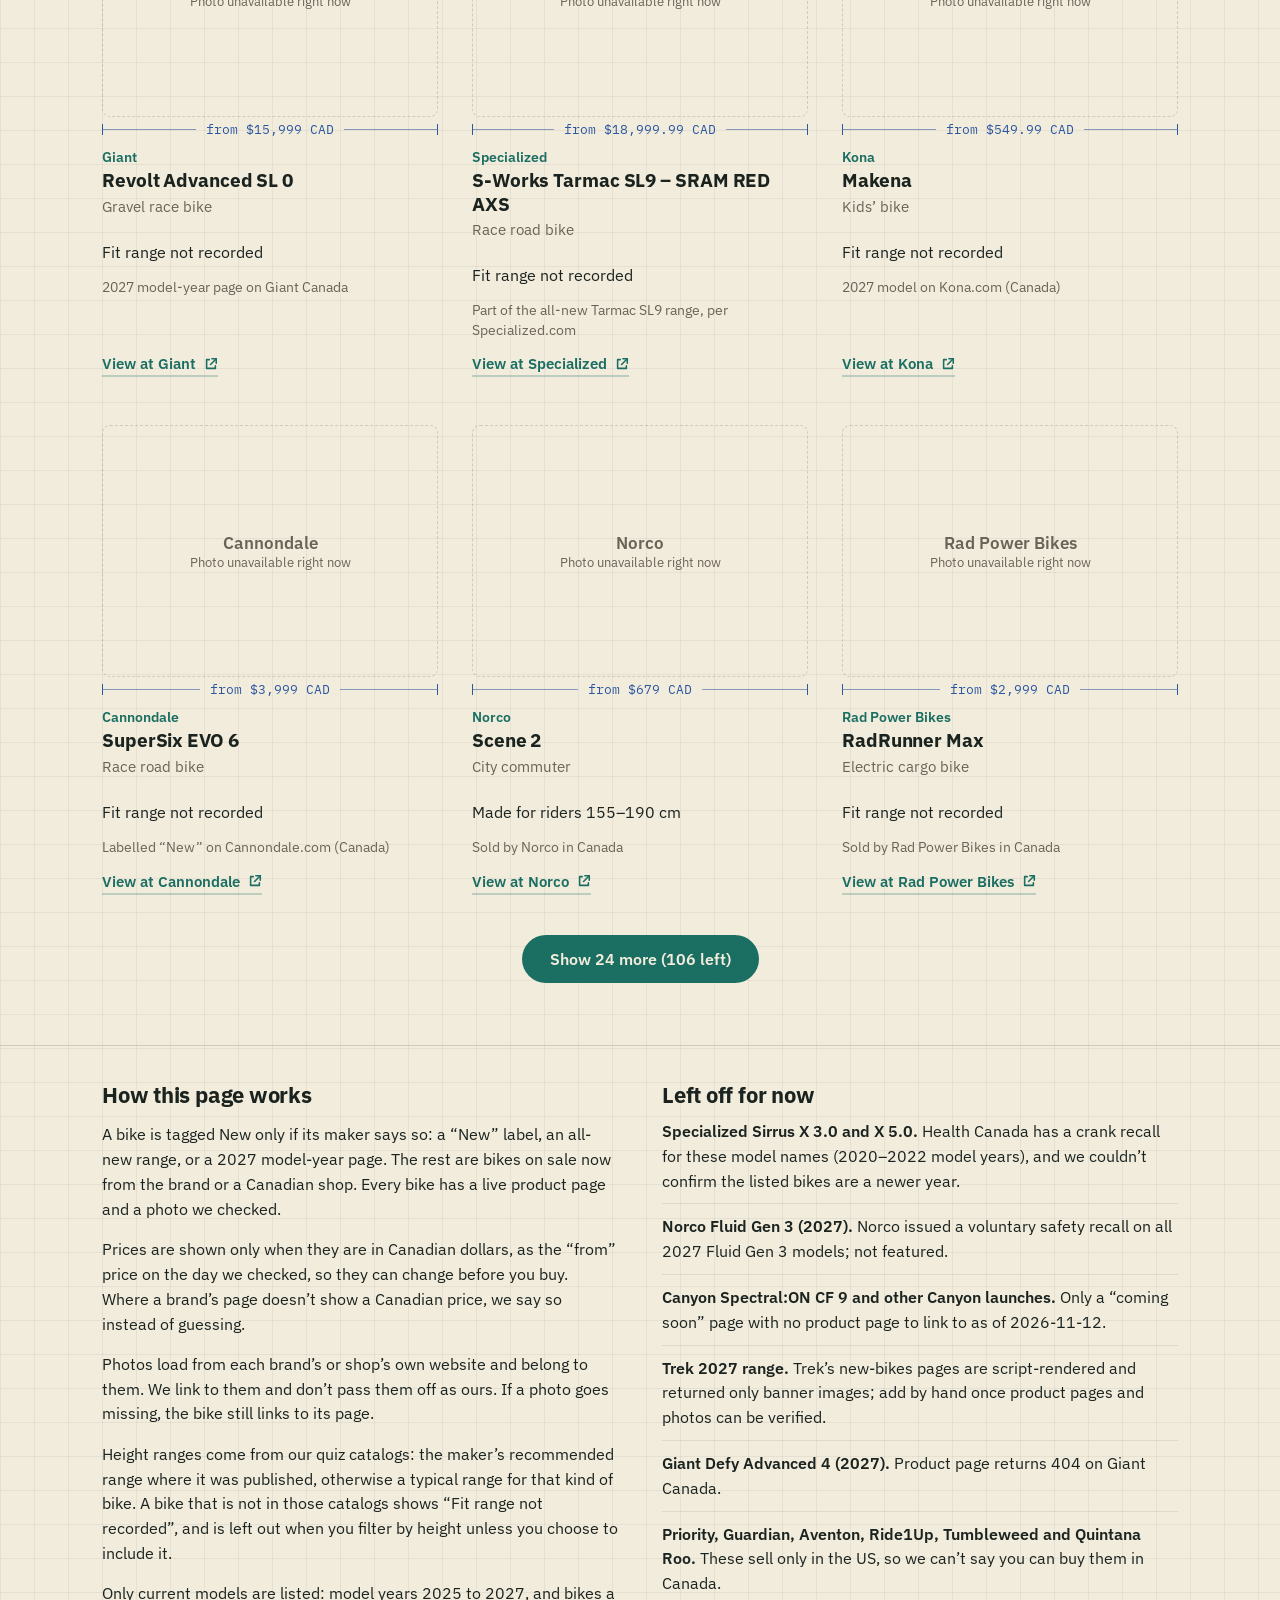
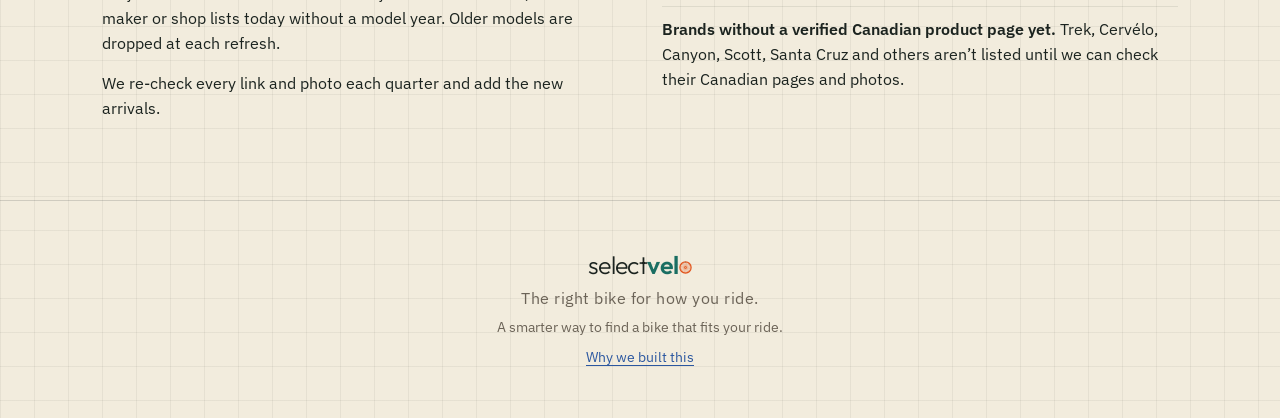
<file: showcase.html>
<!DOCTYPE html>
<html lang="en">
<head>
<meta charset="UTF-8">
<meta name="viewport" content="width=device-width, initial-scale=1.0">
<title>SelectVelo — Current bikes you can buy in Canada</title>
<meta name="description" content="Current bike models from the brands and Canadian shops, with photos, Canadian prices and links straight to each maker’s or shop’s own page. Only this year’s and next year’s models, checked and refreshed every quarter.">
<link rel="canonical" href="https://raghu-19planb.github.io/velomatch/showcase.html">
<meta property="og:type" content="website">
<meta property="og:title" content="SelectVelo — Current bikes you can buy in Canada">
<meta property="og:description" content="Current bike models from the brands and Canadian shops, with photos, Canadian prices and links straight to each maker’s or shop’s own page. Only this year’s and next year’s models, checked and refreshed every quarter.">
<meta property="og:url" content="https://raghu-19planb.github.io/velomatch/showcase.html">
<meta property="og:site_name" content="SelectVelo">
<meta name="twitter:card" content="summary">
<meta name="twitter:title" content="SelectVelo — Current bikes you can buy in Canada">
<meta name="twitter:description" content="Current bike models from the brands and Canadian shops, with photos, Canadian prices and links straight to each maker’s or shop’s own page. Only this year’s and next year’s models, checked and refreshed every quarter.">
<link rel="icon" type="image/svg+xml" href="favicon.svg?v=2">
<link rel="preconnect" href="https://fonts.googleapis.com">
<link rel="preconnect" href="https://fonts.gstatic.com" crossorigin>
<link href="https://fonts.googleapis.com/css2?family=IBM+Plex+Sans:wght@400;500;600;700&family=IBM+Plex+Mono:wght@400;500;600&family=Caveat:wght@600;700&family=Outfit:wght@300;600&display=swap" rel="stylesheet">
<link rel="stylesheet" href="style.css?v=20c4899a">
<script src="nav-transition.js?v=ddf7b18b"></script>
<script src="i18n.js?v=d9197a30"></script>
<script src="i18n-fr-core.js?v=b1846649" defer></script>
<script src="i18n-fr-showcase.js?v=0560d7f7" defer></script>
<script src="height-input.js?v=467fb1e2" defer></script>
<script src="nav-menu.js?v=5d71bc06" defer></script>
</head>
<body class="nb-page">

<div class="page-transition page-reveal" aria-hidden="true">
  <div class="transition-panel">
    <svg class="transition-rider" viewBox="0 0 140 100" xmlns="http://www.w3.org/2000/svg" aria-hidden="true">
      <circle cx="30" cy="72" r="20" fill="none" stroke="var(--signal)" stroke-width="3.4"/>
      <circle cx="100" cy="72" r="20" fill="none" stroke="var(--signal)" stroke-width="3.4"/>
      <g fill="none" stroke="var(--signal)" stroke-width="3.4" stroke-linecap="round" stroke-linejoin="round">
        <path d="M55 60 L45 30 L90 26 L100 72 M55 60 L30 72"/>
        <path d="M90 26 L82 12"/>
        <path d="M70 15 L94 19"/>
        <path d="M78 18 L58 38"/>
        <path d="M62 34 L84 30"/>
      </g>
      <circle cx="78" cy="10" r="7.5" fill="var(--ink)"/>
      <g class="pedal-leg">
        <path d="M55 60 L46 76 L58 82" fill="none" stroke="var(--signal)" stroke-width="3.4" stroke-linecap="round" stroke-linejoin="round"/>
      </g>
    </svg>
  </div>
</div>

<nav>
  <div class="wrap">
    <a href="index.html" class="logo" style="text-decoration:none; color:inherit;">
      <span class="wordmark"><span class="wm-select">select</span><span class="wm-velo">vel<span class="wheel-o"><span class="sr-o">o</span><svg viewBox="0 0 100 100" aria-hidden="true"><circle class="wheel-tyre" cx="50" cy="50" r="43.5"/><circle class="wheel-rim" cx="50" cy="50" r="37.6"/><path class="wheel-spoke" d="M56.2 50.0L66.1 83.3M56.1 51.2L72.3 20.5M55.7 52.4L52.1 86.9M55.2 53.4L81.9 31.3M54.4 54.4L37.8 84.9M53.4 55.2L86.6 44.9M52.4 55.7L25.4 77.6M51.2 56.1L85.8 59.3M50.0 56.2L16.7 66.1M48.8 56.1L79.5 72.3M47.6 55.7L13.1 52.1M46.6 55.2L68.7 81.9M45.6 54.4L15.1 37.8M44.8 53.4L55.1 86.6M44.3 52.4L22.4 25.4M43.9 51.2L40.7 85.8M43.8 50.0L33.9 16.7M43.9 48.8L27.7 79.5M44.3 47.6L47.9 13.1M44.8 46.6L18.1 68.7M45.6 45.6L62.2 15.1M46.6 44.8L13.4 55.1M47.6 44.3L74.6 22.4M48.8 43.9L14.2 40.7M50.0 43.8L83.3 33.9M51.2 43.9L20.5 27.7M52.4 44.3L86.9 47.9M53.4 44.8L31.3 18.1M54.4 45.6L84.9 62.2M55.2 46.6L44.9 13.4M55.7 47.6L77.6 74.6M56.1 48.8L59.3 14.2"/><circle class="wheel-hubshell" cx="50" cy="50" r="7.2"/><circle class="wheel-hub" cx="50" cy="50" r="3.2"/><circle class="wheel-valve" cx="50" cy="8.6" r="2.6"/></svg></span></span></span>
      <span class="tagline">The right bike for how you ride.</span>
    </a>
    <div class="nav-links">
      <a href="kids.html" class="nav-link">Kids' bikes</a>
      <a href="commute.html" class="nav-link">Commuting</a>
      <a href="casual.html" class="nav-link">Casual riding</a>
      <a href="bikepacking.html" class="nav-link">Bikepacking</a>
      <a href="mountainbiking.html" class="nav-link">Mountain biking</a>
      <a href="racing.html" class="nav-link">Racing</a>
      <a href="showcase.html" class="nav-link current" aria-current="page">Current bikes</a>
      <a href="schematics.html" class="nav-link">Schematics</a>
      <a href="routemaps.html" class="nav-link">Route maps</a>
      <a href="blog.html" class="nav-link">Blog</a>
      <a href="kids.html#quiz" class="nav-cta">Start matching</a>
    </div>
  </div>
</nav>

<section class="nb-hero">
  <div class="wrap">
    <div class="nb-hero-text">
      <h1>Bikes you can buy in Canada</h1>
      <p class="lede">Current models from the brands and Canadian shops: what you can buy in Canada now, with Canadian prices and a link to each maker’s or shop’s own page. A bike tagged New is one its maker calls new. Photos and prices come from the brand’s or shop’s own site.</p>
      <p class="nb-checked" id="nbChecked">Checking the latest list…</p>
    </div>
    <figure class="nb-stage" id="nbStage" aria-live="polite"></figure>
  </div>
</section>

<section class="fit-radar-section nb-fit" id="nbFit" aria-label="Find bikes that fit your height">
  <div class="wrap">
    <div class="fit-radar-card">
      <div class="fit-radar-controls">
        <div class="fig-tag"><span>Your height</span><span class="chip-div"></span><span>See what fits</span></div>
        <label class="q-label" for="nbHeight">Select your height</label>
        <div class="range-row">
          <input type="range" id="nbHeight" min="80" max="200" value="172" step="1">
          <span class="range-out" id="nbHeightOut">172 cm</span>
        </div>
        <p class="fit-radar-hint" id="nbHeightHint"></p>
        <div class="nb-fit-actions">
          <button type="button" class="nb-chip" id="nbFitBtn" aria-pressed="false">Show only bikes that fit me</button>
          <button type="button" class="nb-chip" id="nbFitUnknownBtn" aria-pressed="false" hidden>Also show bikes with no recorded fit</button>
        </div>
        <p class="fit-radar-category" id="nbFitNote" aria-live="polite"></p>
      </div>
      <div class="fit-radar-diagram">
        <div class="fit-radar-scale-wrap">
          <div class="radar-stage" id="nbRadarStage" role="img" aria-label="A rider about 172 cm tall on a bike with 700c wheels">
            <img class="radar-img" src="images/sizes/size_100.webp?v=5" width="1280" height="1000" loading="lazy" decoding="async" alt="">
            <img class="radar-img" src="images/sizes/size_112.webp?v=5" width="1280" height="1000" loading="lazy" decoding="async" alt="">
            <img class="radar-img" src="images/sizes/size_125.webp?v=5" width="1280" height="1000" loading="lazy" decoding="async" alt="">
            <img class="radar-img" src="images/sizes/size_140.webp?v=5" width="1280" height="1000" loading="lazy" decoding="async" alt="">
            <img class="radar-img" src="images/sizes/size_152.webp?v=5" width="1280" height="1000" loading="lazy" decoding="async" alt="">
            <img class="radar-img" src="images/sizes/size_165.webp?v=5" width="1280" height="1000" loading="lazy" decoding="async" alt="">
            <img class="radar-img is-on" src="images/sizes/size_178.webp?v=5" width="1280" height="1000" decoding="async" alt="">
            <img class="radar-img" src="images/sizes/size_192.webp?v=5" width="1280" height="1000" loading="lazy" decoding="async" alt="">
            <svg class="radar-ruler" viewBox="0 0 640 500" aria-hidden="true">
              <line class="dim-ext" x1="24" y1="440" x2="616" y2="440"/>
              <g>
                <line class="dim-line" id="nbRulerLine" x1="38" y1="440" x2="38" y2="200"/>
                <line class="dim-tick" x1="31" y1="440" x2="45" y2="440"/>
                <line class="dim-tick" id="nbRulerTick" x1="31" y1="200" x2="45" y2="200"/>
                <text class="dim-label" id="nbRulerText" x="50" y="196">172 cm</text>
              </g>
            </svg>
          </div>
        </div>
        <div class="fit-radar-labels">
          <span id="nbWheel">⌀ 700c</span>
          <span id="nbStandover">Standover ~79cm</span>
          <span id="nbWheelbase">Wheelbase ~103cm</span>
        </div>
      </div>
    </div>
  </div>
</section>

<div class="nb-filterbar" id="nbFilterbar">
  <div class="wrap">
    <div class="nb-filters" id="nbFilters" role="group" aria-label="Filter the bikes"></div>
  </div>
</div>

<section class="nb-results">
  <div class="wrap">
    <p class="nb-count" id="nbCount" aria-live="polite"></p>
    <div class="nb-grid" id="nbGrid"></div>
    <div class="nb-more-wrap"><button type="button" class="nb-more" id="nbMore" hidden></button></div>
    <p class="nb-empty" id="nbEmpty" hidden><b>No bikes match those filters.</b> Try another type or brand, turn off “New only”, or turn off the height filter.</p>
    <noscript><p class="nb-empty">This page needs JavaScript to show the bikes. You can still browse by type: <a href="kids.html">kids</a>, <a href="commute.html">commuting</a>, <a href="bikepacking.html">bikepacking</a>, <a href="mountainbiking.html">mountain</a>, <a href="racing.html">racing</a>.</p></noscript>
  </div>
</section>

<section class="nb-notes">
  <div class="wrap">
    <div>
      <h2>How this page works</h2>
      <p>A bike is tagged New only if its maker says so: a “New” label, an all-new range, or a 2027 model-year page. The rest are bikes on sale now from the brand or a Canadian shop. Every bike has a live product page and a photo we checked.</p>
      <p>Prices are shown only when they are in Canadian dollars, as the “from” price on the day we checked, so they can change before you buy. Where a brand’s page doesn’t show a Canadian price, we say so instead of guessing.</p>
      <p>Photos load from each brand’s or shop’s own website and belong to them. We link to them and don’t pass them off as ours. If a photo goes missing, the bike still links to its page.</p>
      <p id="nbFitHow">Height ranges come from our quiz catalogs: the maker’s recommended range where it was published, otherwise a typical range for that kind of bike. A bike that is not in those catalogs shows “Fit range not recorded”, and is left out when you filter by height unless you choose to include it.</p>
      <p id="nbCurrentOnly"></p>
      <p id="nbNextCheck">We re-check every link and photo each quarter and add the new arrivals.</p>
    </div>
    <div>
      <h2>Left off for now</h2>
      <ul id="nbSkipped"></ul>
    </div>
  </div>
</section>

<footer>
  <div class="wrap">
    <a href="index.html" class="logo" style="text-decoration:none; color:inherit;">
      <span class="wordmark"><span class="wm-select">select</span><span class="wm-velo">vel<span class="wheel-o"><span class="sr-o">o</span><svg viewBox="0 0 100 100" aria-hidden="true"><circle class="wheel-tyre" cx="50" cy="50" r="43.5"/><circle class="wheel-rim" cx="50" cy="50" r="37.6"/><path class="wheel-spoke" d="M56.2 50.0L66.1 83.3M56.1 51.2L72.3 20.5M55.7 52.4L52.1 86.9M55.2 53.4L81.9 31.3M54.4 54.4L37.8 84.9M53.4 55.2L86.6 44.9M52.4 55.7L25.4 77.6M51.2 56.1L85.8 59.3M50.0 56.2L16.7 66.1M48.8 56.1L79.5 72.3M47.6 55.7L13.1 52.1M46.6 55.2L68.7 81.9M45.6 54.4L15.1 37.8M44.8 53.4L55.1 86.6M44.3 52.4L22.4 25.4M43.9 51.2L40.7 85.8M43.8 50.0L33.9 16.7M43.9 48.8L27.7 79.5M44.3 47.6L47.9 13.1M44.8 46.6L18.1 68.7M45.6 45.6L62.2 15.1M46.6 44.8L13.4 55.1M47.6 44.3L74.6 22.4M48.8 43.9L14.2 40.7M50.0 43.8L83.3 33.9M51.2 43.9L20.5 27.7M52.4 44.3L86.9 47.9M53.4 44.8L31.3 18.1M54.4 45.6L84.9 62.2M55.2 46.6L44.9 13.4M55.7 47.6L77.6 74.6M56.1 48.8L59.3 14.2"/><circle class="wheel-hubshell" cx="50" cy="50" r="7.2"/><circle class="wheel-hub" cx="50" cy="50" r="3.2"/><circle class="wheel-valve" cx="50" cy="8.6" r="2.6"/></svg></span></span></span>
    </a>
    <p class="tagline">The right bike for how you ride.</p>
    <p>A smarter way to find a bike that fits your ride.</p>
    <button type="button" class="letter-trigger" id="openLetter">Why we built this</button>
  </div>
</footer>

<div class="letter-overlay" id="letterOverlay" aria-hidden="true">
  <div class="letter-card" role="dialog" aria-modal="true" aria-labelledby="letterTitle">
    <button type="button" class="letter-close" id="closeLetter" aria-label="Close">✕</button>
    <svg class="sketch-icon letter-sketch" viewBox="0 0 64 64" aria-hidden="true">
      <path d="M9 17 L56 15 L55 46 L7 45 Z"/>
      <path d="M9 17 L32 35 L55 15"/>
    </svg>
    <p class="letter-fig">Fig. 005 — where this is headed</p>
    <h3 id="letterTitle">To everyone who's stood in a bike aisle guessing,</h3>
    <p>Buying a bike usually comes down to a guess: a size sticker on a rack, a salesperson pointing at whatever's in stock, or a color you liked in a catalog. Get it wrong and it's money spent on something that never quite fits.</p>
    <p>We think fit should come from geometry, not guesswork — reach, stack, standover, all measured and matched to the rider, whoever that rider is.</p>
    <p>SelectVelo is built to do that matching for every kind of rider and every kind of ride. Right now it's five working prototypes: a first bike for a growing kid, a daily commuter, a bikepacking rig, a mountain bike, and a racing or ultra-endurance bike — because those are the cases where a wrong guess costs the most. The same approach — real measurements, scored against real bikes — is what we're building toward next, for every rider after this one.</p>
    <p>It won't get everything right yet. But it will show its work — the frame size, the gear capacity, the climbing range — so you're choosing a bike, not gambling on one.</p>
    <p class="letter-sign">This is where we're starting. Not where we're stopping.</p>
  </div>
</div>

<script>
const letterOverlay = document.getElementById('letterOverlay');
const openLetterBtn = document.getElementById('openLetter');
const closeLetterBtn = document.getElementById('closeLetter');
let letterLastFocused = null;

function openLetter(){
  letterLastFocused = document.activeElement;
  letterOverlay.classList.add('open');
  letterOverlay.setAttribute('aria-hidden', 'false');
  document.body.style.overflow = 'hidden';
  closeLetterBtn.focus();
}
function closeLetter(){
  letterOverlay.classList.remove('open');
  letterOverlay.setAttribute('aria-hidden', 'true');
  document.body.style.overflow = '';
  if (letterLastFocused) letterLastFocused.focus();
}
openLetterBtn.addEventListener('click', openLetter);
closeLetterBtn.addEventListener('click', closeLetter);
letterOverlay.addEventListener('click', e => { if (e.target === letterOverlay) closeLetter(); });
document.addEventListener('keydown', e => { if (e.key === 'Escape' && letterOverlay.classList.contains('open')) closeLetter(); });
</script>

<script src="affiliate.js?v=404729a3"></script>
<script>
(function(){
  var CATS = [
    {key:'all', label:'All'},
    {key:'racing', label:'Racing'},
    {key:'bikepacking', label:'Bikepacking & gravel'},
    {key:'mountain', label:'Mountain'},
    {key:'commute', label:'Commuting'},
    {key:'kids', label:'Kids'}
  ];
  var HERO_ID = 'specialized-s-works-tarmac-sl9-sram-red-axs';
  var PAGE = 24;
  var ICON = '<svg viewBox="0 0 16 16" aria-hidden="true" fill="none" stroke="currentColor" stroke-width="1.8" stroke-linecap="round" stroke-linejoin="round"><path d="M6 3H3v10h10v-3"/><path d="M9 2h5v5"/><path d="M14 2 7.5 8.5"/></svg>';
  var grid = document.getElementById('nbGrid');
  var filters = document.getElementById('nbFilters');
  var stage = document.getElementById('nbStage');
  var empty = document.getElementById('nbEmpty');
  var more = document.getElementById('nbMore');
  var countEl = document.getElementById('nbCount');
  var state = { cat: 'all', newOnly: false, brand: '', limit: PAGE, height: 172, fit: false, fitUnknown: false };
  var bikes = [];
  var cards = [];

  function esc(s){ return String(s).replace(/&/g,'&amp;').replace(/</g,'&lt;').replace(/>/g,'&gt;').replace(/"/g,'&quot;'); }
  function money(p){
    try { return new Intl.NumberFormat(window.I18N && window.I18N.lang === 'fr' ? 'fr-CA' : 'en-CA',{style:'currency',currency:p.currency||'CAD',minimumFractionDigits:0,maximumFractionDigits:2}).format(p.amount).replace('CA$','$'); }
    catch(e){ return '$' + p.amount; }
  }
  function seller(b){ return b.soldBy || b.brand; }
  function link(b){
    var r = applyAffiliateTracking(b.productUrl);
    return { href: r[0], rel: 'noopener noreferrer' + (r[1] ? ' sponsored' : '') };
  }
  function fitText(b){ return b.fit ? 'Made for riders ' + b.fit.minH + '–' + b.fit.maxH + ' cm' : 'Fit range not recorded'; }
  function badge(b){ return b.modelYear ? 'New for ' + b.modelYear : 'New'; }
  function why(b){ return b.isNew ? (b.newReason || '') : (b.note || ''); }
  function priceLine(b){
    if (b.price) {
      var t = 'from ' + money(b.price) + ' ' + (b.price.currency || 'CAD');
      return '<div class="nb-dim" aria-label="' + esc(t) + '"><i></i><span>' + esc(t) + '</span><i></i></div>';
    }
    return '<div class="nb-dim nb-dim-quiet"><i></i><span>price on ' + esc(seller(b)) + '’s page</span><i></i></div>';
  }
  function img(b, eager){
    var c = [];
    if (b.image.width / b.image.height < 1.15) c.push('is-square');
    if (b.image.blend === false) c.push('has-bg');
    return '<img src="' + esc(b.image.url) + '" alt="' + esc(b.brand + ' ' + b.name) + '" width="' + b.image.width + '" height="' + b.image.height + '"' +
      (eager ? ' fetchpriority="high"' : ' loading="lazy"') + (c.length ? ' class="' + c.join(' ') + '"' : '') + ' decoding="async" referrerpolicy="no-referrer">';
  }
  function wireImages(root, b){
    root.querySelectorAll('img').forEach(function(im){
      function ok(){ im.classList.add('is-loaded'); }
      function fail(){
        im.parentNode.innerHTML = '<div class="nb-fallback"><div>' + esc(b.brand) + '<small>Photo unavailable right now</small></div></div>';
      }
      im.addEventListener('load', ok);
      im.addEventListener('error', fail);
      if (im.complete && im.naturalWidth) ok();
      else if (im.complete) fail();
    });
  }

  function card(b, i){
    var l = link(b);
    var el = document.createElement('article');
    el.className = 'nb-card';
    el.innerHTML =
      '<div class="nb-media">' + (b.isNew ? '<span class="nb-badge">' + esc(badge(b)) + '</span>' : '') + img(b, i < 3) + '</div>' +
      priceLine(b) +
      '<div class="nb-body">' +
        '<p class="nb-brand">' + esc(b.brand) + '</p>' +
        '<h2 class="nb-name">' + esc(b.name) + '</h2>' +
        '<p class="nb-type">' + esc(b.type) + '</p>' +
        '<p class="nb-fitline' + (b.fit ? '' : ' is-unknown') + '">' + esc(fitText(b)) + '</p>' +
        '<p class="nb-why">' + esc(why(b)) + '</p>' +
        '<a class="nb-cta" href="' + esc(l.href) + '" target="_blank" rel="' + l.rel + '">View at ' + esc(seller(b)) + ' ' + ICON + '<span class="sr-o"> (opens in a new tab)</span></a>' +
      '</div>';
    wireImages(el, b);
    return el;
  }

  function hero(b){
    var l = link(b);
    stage.innerHTML =
      '<div class="nb-stage-media">' + img(b, true) + '</div>' +
      '<figcaption>' + priceLine(b) +
        '<p class="nb-brand" style="margin-top:12px">' + esc(b.brand) + '</p>' +
        '<h2 class="nb-name">' + esc(b.name) + '</h2>' +
        '<p class="nb-why" style="margin-bottom:12px">' + esc(why(b)) + '</p>' +
        '<a class="nb-cta" style="position:static" href="' + esc(l.href) + '" target="_blank" rel="' + l.rel + '">View at ' + esc(seller(b)) + ' ' + ICON + '<span class="sr-o"> (opens in a new tab)</span></a>' +
      '</figcaption>';
    wireImages(stage, b);
  }

  // Show a mix of brands from the first screen on: new bikes first, then take one bike per brand in turn.
  function interleave(list){
    var byBrand = {};
    list.slice().sort(function(a,b){ return (b.isNew?1:0) - (a.isNew?1:0); }).forEach(function(b){ (byBrand[b.brand] = byBrand[b.brand] || []).push(b); });
    var queues = Object.keys(byBrand).sort(function(a,b){ return byBrand[b].length - byBrand[a].length; }).map(function(k){ return byBrand[k]; });
    var out = [];
    while (queues.some(function(q){ return q.length; })) queues.forEach(function(q){ if (q.length) out.push(q.shift()); });
    return out;
  }

  function matches(b, skipCat){
    if (!skipCat && state.cat !== 'all' && b.category !== state.cat) return false;
    if (state.newOnly && !b.isNew) return false;
    if (state.brand && b.brand !== state.brand) return false;
    if (state.fit) {
      // only a recorded range can say a bike fits; a bike without one is shown only if the visitor asks for it
      if (b.fit) { if (state.height < b.fit.minH || state.height > b.fit.maxH) return false; }
      else if (!state.fitUnknown) return false;
    }
    return true;
  }

  function buildControls(){
    filters.innerHTML = '';
    CATS.forEach(function(cat){
      var btn = document.createElement('button');
      btn.type = 'button'; btn.className = 'nb-chip'; btn.dataset.key = cat.key;
      btn.setAttribute('aria-pressed', 'false');
      btn.innerHTML = esc(cat.label) + ' <span class="nb-chip-n"></span>';
      btn.addEventListener('click', function(){ state.cat = cat.key; state.limit = PAGE; try { history.replaceState(null, '', cat.key === 'all' ? location.pathname : '#' + cat.key); } catch(e){} render(); });
      filters.appendChild(btn);
    });
    var nw = document.createElement('button');
    nw.type = 'button'; nw.className = 'nb-chip nb-chip-new'; nw.id = 'nbNewOnly';
    nw.setAttribute('aria-pressed', 'false'); nw.textContent = 'New only';
    nw.addEventListener('click', function(){ state.newOnly = !state.newOnly; state.limit = PAGE; render(); });
    filters.appendChild(nw);
    var lab = document.createElement('label'); lab.className = 'sr-o'; lab.setAttribute('for', 'nbBrand'); lab.textContent = 'Brand';
    var sel = document.createElement('select'); sel.id = 'nbBrand'; sel.className = 'nb-select';
    var names = {}; bikes.forEach(function(b){ names[b.brand] = (names[b.brand]||0) + 1; });
    sel.innerHTML = '<option value="">All brands</option>' + Object.keys(names).sort(function(a,b){ return a.localeCompare(b); }).map(function(n){ return '<option value="' + esc(n) + '">' + esc(n) + ' (' + names[n] + ')</option>'; }).join('');
    sel.addEventListener('change', function(){ state.brand = sel.value; state.limit = PAGE; render(); });
    filters.appendChild(lab); filters.appendChild(sel);
  }

  // ---- height panel: the rider-on-a-bike picture follows the slider; the button filters the list
  var RADAR_SIZES = [
    {h:100, wheel:'14in', standover:39, wheelbase:62}, {h:112, wheel:'16in', standover:44, wheelbase:70}, {h:125, wheel:'20in', standover:56, wheelbase:88},
    {h:140, wheel:'24in', standover:67, wheelbase:106}, {h:152, wheel:'26in', standover:74, wheelbase:116}, {h:165, wheel:'700c', standover:74, wheelbase:96},
    {h:178, wheel:'700c', standover:79, wheelbase:103}, {h:192, wheel:'700c', standover:85, wheelbase:110}
  ];
  var PX_PER_M = 246.15, GROUND_Y = 440.0;
  function ageHint(h){
    if (h < 105) return "That's about a 4-year-old.";
    if (h < 118) return "That's about a 6-year-old.";
    if (h < 132) return "That's about an 8-year-old.";
    if (h < 148) return "That's about a 10 to 12-year-old.";
    if (h < 165) return "That's a teenager, or a petite adult.";
    return "That's an average-height adult.";
  }
  var heightEl = document.getElementById('nbHeight');
  function updateHeight(){
    var h = state.height = Number(heightEl.value);
    document.getElementById('nbHeightOut').textContent = h + ' cm';
    document.getElementById('nbHeightHint').textContent = ageHint(h);
    var near = RADAR_SIZES[0];
    RADAR_SIZES.forEach(function(sz){ if (Math.abs(sz.h - h) < Math.abs(near.h - h)) near = sz; });
    document.querySelectorAll('#nbRadarStage .radar-img').forEach(function(im){ im.classList.toggle('is-on', im.src.indexOf('size_' + near.h + '.') !== -1); });
    document.getElementById('nbRadarStage').setAttribute('aria-label', 'A ' + (h < 150 ? 'child' : h < 165 ? 'teenager' : 'rider') + ' about ' + h + ' cm tall on a bike with ' + near.wheel.replace('in', ' inch') + ' wheels');
    var topY = GROUND_Y - h / 100 * PX_PER_M;
    document.getElementById('nbRulerLine').setAttribute('y2', topY.toFixed(1));
    var tick = document.getElementById('nbRulerTick'); tick.setAttribute('y1', topY.toFixed(1)); tick.setAttribute('y2', topY.toFixed(1));
    var txt = document.getElementById('nbRulerText'); txt.setAttribute('y', (topY - 4).toFixed(1)); txt.textContent = h + ' cm';
    document.getElementById('nbWheel').textContent = '⌀ ' + near.wheel;
    document.getElementById('nbStandover').textContent = 'Standover ~' + near.standover + 'cm';
    document.getElementById('nbWheelbase').textContent = 'Wheelbase ~' + near.wheelbase + 'cm';
    if (state.fit) state.limit = PAGE;
    if (bikes.length) render();
  }
  heightEl.addEventListener('input', updateHeight);
  var fitBtn = document.getElementById('nbFitBtn'), fitUnknownBtn = document.getElementById('nbFitUnknownBtn'), fitNote = document.getElementById('nbFitNote');
  fitBtn.addEventListener('click', function(){ state.fit = !state.fit; if (!state.fit) state.fitUnknown = false; state.limit = PAGE; render(); });
  fitUnknownBtn.addEventListener('click', function(){ state.fitUnknown = !state.fitUnknown; state.limit = PAGE; render(); });

  function render(){
    // chip counts reflect the other filters, so a count always matches what the chip will show
    var counts = { all: 0 };
    bikes.forEach(function(b){ if (matches(b, true)) { counts.all++; counts[b.category] = (counts[b.category]||0) + 1; } });
    filters.querySelectorAll('.nb-chip[data-key]').forEach(function(btn){
      btn.setAttribute('aria-pressed', btn.dataset.key === state.cat ? 'true' : 'false');
      btn.querySelector('.nb-chip-n').textContent = counts[btn.dataset.key] || 0;
    });
    document.getElementById('nbNewOnly').setAttribute('aria-pressed', state.newOnly ? 'true' : 'false');
    // the height filter: what it does, and how many bikes it cannot judge
    var known = 0, unknown = 0, fitting = 0;
    bikes.forEach(function(b){ if (b.fit) { known++; if (state.height >= b.fit.minH && state.height <= b.fit.maxH) fitting++; } else unknown++; });
    fitBtn.setAttribute('aria-pressed', state.fit ? 'true' : 'false');
    fitUnknownBtn.hidden = !state.fit;
    fitUnknownBtn.setAttribute('aria-pressed', state.fitUnknown ? 'true' : 'false');
    fitNote.textContent = state.fit
      ? 'Bikes made for riders ' + state.height + ' cm tall: ' + fitting + '. ' + unknown + ' more have no recorded fit range' + (state.fitUnknown ? ' and are shown too.' : ' and are hidden.')
      : 'Of ' + bikes.length + ' bikes, ' + known + ' have a recorded fit range. Press the button to keep only the ones that fit ' + state.height + ' cm.';

    var shown = 0, total = 0;
    cards.forEach(function(c){
      var ok = matches(c.bike);
      if (ok) total++;
      var visible = ok && shown < state.limit;
      if (visible) shown++;
      c.el.hidden = !visible;
    });
    empty.hidden = total !== 0;
    countEl.textContent = total ? 'Showing ' + shown + ' of ' + total + (total === 1 ? ' bike' : ' bikes') : '';
    if (total > shown) { more.hidden = false; more.textContent = 'Show ' + Math.min(PAGE, total - shown) + ' more (' + (total - shown) + ' left)'; }
    else more.hidden = true;
  }
  more.addEventListener('click', function(){ state.limit += PAGE; render(); });

  function fmtDate(iso){
    try { return new Date(iso + 'T12:00:00').toLocaleDateString(window.I18N && window.I18N.lang === 'fr' ? 'fr-CA' : 'en-CA', {day:'numeric', month:'long', year:'numeric'}); }
    catch(e){ return iso; }
  }
  function syncNavHeight(){
    var nav = document.querySelector('nav');
    if (nav) document.body.style.setProperty('--nav-h', nav.offsetHeight + 'px');
  }
  syncNavHeight();
  window.addEventListener('resize', syncNavHeight);
  window.addEventListener('load', syncNavHeight);

  fetch('data/showcase.json', {cache: 'no-cache'})
    .then(function(r){ if(!r.ok) throw new Error('HTTP ' + r.status); return r.json(); })
    .then(function(data){
      var thisYear = new Date().getFullYear(), MIN_YEAR = thisYear - 1, MAX_YEAR = thisYear + 1;
      // current models only: a stated model year has to be last year's, this year's or next year's. A bike with no stated year is kept: it is on its maker's or shop's live page today.
      bikes = (data.bikes || []).filter(function(b){ return b.modelYear == null || (b.modelYear >= MIN_YEAR && b.modelYear <= MAX_YEAR); });
      document.getElementById('nbCurrentOnly').textContent = 'Only current models are listed: model years ' + MIN_YEAR + ' to ' + MAX_YEAR + ', and bikes a maker or shop lists today without a model year. Older models are dropped at each refresh.';
      var meta = data._meta || {};
      var brands = new Set(bikes.map(function(b){ return b.brand; })).size;
      var fresh = bikes.filter(function(b){ return b.isNew; }).length;
      document.getElementById('nbChecked').innerHTML = 'Last checked <b>' + esc(fmtDate(meta.updated)) + '</b>. ' + bikes.length + ' bikes from ' + brands + ' brands, ' + fresh + ' of them new. Refreshed every quarter.';
      var h = bikes.filter(function(b){ return b.id === HERO_ID; })[0] || bikes[0];
      if (h) hero(h);
      var ordered = interleave(bikes);
      ordered.forEach(function(b, i){ var el = card(b, i); el.hidden = true; grid.appendChild(el); cards.push({ bike: b, el: el }); });
      buildControls();
      updateHeight();
      var wanted = (location.hash || '').replace('#','');
      if (CATS.some(function(c){ return c.key === wanted; })) state.cat = wanted;
      if (wanted === 'new') state.newOnly = true; // the flag in the nav links here
      render();
      var skipped = document.getElementById('nbSkipped');
      (meta.skipped || []).forEach(function(s){
        var li = document.createElement('li');
        li.innerHTML = '<b>' + esc(s.what) + '.</b> ' + esc(s.why);
        skipped.appendChild(li);
      });
    })
    .catch(function(err){
      grid.innerHTML = '';
      empty.hidden = false;
      empty.innerHTML = '<b>We couldn’t load the bikes just now.</b> Reload the page in a moment, or browse by type from the menu.';
      document.getElementById('nbChecked').textContent = '';
      if (window.console) console.warn('SelectVelo: couldn’t load data/showcase.json.', err);
    });
})();
</script>

</body>
</html>
</file>
<file: style.css>
:root{
  --paper:#F2ECDD;
  --paper-2:#E7DFC9;
  --ink:#1B231F;
  --ink-soft:rgba(242,236,221,0.66);
  --ink-faint:rgba(242,236,221,0.4);
  --blueprint:#2B57A0;
  --blueprint-soft:rgba(43,87,160,0.5);
  --signal:#E2551D;
  --signal-deep:#B8410F;
  --fog:#6B6357;
  --line:rgba(27,35,31,0.16);
  --line-soft:rgba(27,35,31,0.09);
  --line-dark:rgba(242,236,221,0.16);
  --grid:rgba(27,35,31,0.06);
  --grid-dark:rgba(242,236,221,0.07);
  --quiz-bg:#0F3630;
  --quiz-accent:#7ED7BE;
  --graphite:rgba(75,74,66,0.8);
  --teal:#1A6E62;
  --font-body:'IBM Plex Sans', -apple-system, sans-serif;
  --font-mono:'IBM Plex Mono', ui-monospace, monospace;
  --font-hand:'Caveat', cursive;
  --font-wordmark:'Outfit', sans-serif;
  --font-tagline:var(--font-body);
}
*{box-sizing:border-box;}
html{scroll-behavior:smooth;}
body{
  margin:0;
  font-family:var(--font-body);
  color:var(--ink);
  background-color:var(--paper);
  background-image:
    linear-gradient(var(--grid) 1px, transparent 1px),
    linear-gradient(90deg, var(--grid) 1px, transparent 1px);
  background-size:34px 34px;
  -webkit-font-smoothing:antialiased;
}
a{color:inherit;}
.wrap{max-width:1140px; margin:0 auto; padding:0 32px;}
@media (max-width:640px){ .wrap{padding:0 20px;} }

/* divider-chip pattern: used instead of middots / eyebrow dashes */
.chip-row{display:flex; align-items:center; gap:12px; flex-wrap:wrap;}
.chip-div{width:1px; height:12px; background:currentColor; opacity:0.3;}

/* FIG tags — real sheet/section references, not decorative eyebrows */
.fig-tag{
  display:flex; align-items:center; gap:12px;
  font-family:var(--font-mono); font-size:12.5px; letter-spacing:0.02em;
  color:var(--blueprint); margin:0 0 18px;
}
.fig-tag .chip-div{background:var(--blueprint); opacity:0.4;}
.trust-strip .fig-tag, .stat .fig-tag{justify-content:center;}

/* NAV */
nav{
  position:sticky; top:0; z-index:50;
  background:rgba(242,236,221,0.97); /* solid: a live blur behind a sticky bar is re-painted on every scroll frame */
  border-bottom:1px solid var(--line);
}
nav .wrap{display:flex; align-items:center; justify-content:space-between; flex-wrap:wrap; row-gap:8px; column-gap:56px; min-height:64px; padding-top:8px; padding-bottom:8px;}
.logo{display:flex; flex-direction:column; align-items:flex-start; gap:1px; flex:none;}
.logo .tagline{margin:0; font-size:10.5px; line-height:1.2;}

/* "selectvelo" wordmark: lowercase, one geometric typeface. "select" is light, "vel" is a
   heavier weight, and the final "o" is a real spinning wheel (only the wheel spins; a bike's
   frame doesn't). The wheel is sized to the letter "o" it replaces, so it reads as a letter
   first. Reused identically in the nav, footer and splash. */
.wordmark{
  display:inline-flex; align-items:baseline; font-family:var(--font-wordmark);
  letter-spacing:-0.025em; line-height:1; font-size:25px; white-space:nowrap;
}
.wm-select{font-weight:300; color:var(--ink);}
.wm-velo{font-weight:600; color:var(--teal);}
.wheel-o{display:inline-block; position:relative; width:0.52em; height:0.52em; margin-left:0.03em; flex:none;}
/* The wheel is drawn, so it has no text: this hidden "o" keeps the name
   spelled right for screen readers, copy-paste and search indexing. */
.sr-o{position:absolute; width:1px; height:1px; overflow:hidden; clip:rect(0 0 0 0); white-space:nowrap;}
.wheel-o svg{width:100%; height:100%; display:block; overflow:visible; animation:wheel-o-spin 3.6s linear infinite; transform-origin:50% 50%;}
@keyframes wheel-o-spin{ to{ transform:rotate(360deg); } }
footer .wheel-o svg{animation:none;}
/* while the page is being scrolled (class set by nav-transition.js) the endless animations rest, so scrolling gets the whole frame budget */
html.is-scrolling .wheel-o svg, html.is-scrolling .category-card.radar-highlight{animation-play-state:paused;}
@media (prefers-reduced-motion: reduce){ .wheel-o svg{animation:none;} }
/* a laced wheel: tyre, rim, 32 crossed spokes, hub shell, axle, valve */
.wheel-o .wheel-tyre{fill:none; stroke:var(--signal); stroke-width:9;}
.wheel-o .wheel-rim{fill:none; stroke:var(--signal); stroke-width:2.6;}
.wheel-o .wheel-spoke{fill:none; stroke:var(--signal); stroke-width:1.35; stroke-linecap:round;}
.wheel-o .wheel-hubshell{fill:var(--signal);}
.wheel-o .wheel-hub{fill:#F2ECDD;}
.wheel-o .wheel-valve{fill:var(--teal);}

.tagline{font-family:var(--font-tagline); font-weight:400; font-size:13px; color:var(--fog); letter-spacing:0.03em; margin:10px 0 0;}
.nav-links{display:flex; align-items:center; gap:18px; flex-wrap:wrap; row-gap:8px; justify-content:flex-end; flex:1 1 540px; min-width:0;}   /* never crowds the logo: at least a 56px gutter, else the links drop to their own row */
.nav-link{font-size:14.5px; color:var(--fog); text-decoration:none; white-space:nowrap;}
.nav-link:hover{color:var(--ink);}
.nav-link.current{color:var(--ink); font-weight:600;}
@media (max-width:480px){
  .nav-links{gap:12px;}
  .nav-link{font-size:13px;}
}
.nav-cta{
  font-size:14px; font-weight:600; padding:10px 20px;
  border-radius:100px; background:var(--signal); color:var(--paper);
  border:none; cursor:pointer; text-decoration:none;
  white-space:nowrap;
  transition:background .15s ease;
}
.nav-cta:hover{background:var(--signal-deep);}

/* HERO */
.hero{padding:76px 0 96px;}
.hero-grid{display:grid; grid-template-columns:1.05fr 1fr; gap:56px; align-items:center;}
@media (max-width:900px){ .hero-grid{grid-template-columns:1fr; gap:48px;} }

.hero h1{
  font-size:clamp(27px, 3.6vw, 45px);
  font-weight:700;
  line-height:1.12;
  letter-spacing:-0.015em;
  margin:0 0 20px;
  max-width:580px;
}
/* Hand-drawn underline marking the category word in each page's headline —
   apply this same span/class to whichever word names the category on new pages. */
.pencil-mark{position:relative; white-space:nowrap;}
.pencil-mark::after{
  content:"";
  position:absolute;
  left:-2%; right:-3%; bottom:-0.1em;
  height:0.22em;
  background-image:url("data:image/svg+xml,%3Csvg xmlns='http://www.w3.org/2000/svg' viewBox='0 0 200 20' preserveAspectRatio='none'%3E%3Cpath d='M3 12 Q30 5 55 13 T105 12 T155 14 T197 9' fill='none' stroke='%23E2551D' stroke-width='4.5' stroke-linecap='round'/%3E%3C/svg%3E");
  background-repeat:no-repeat;
  background-size:100% 100%;
}
.hero p{
  font-size:16.5px;
  color:var(--fog);
  max-width:460px;
  margin:0 0 30px;
  line-height:1.65;
}
.btn-primary{
  display:inline-block;
  background:var(--signal);
  color:var(--paper);
  font-size:16px; font-weight:600;
  padding:15px 30px;
  border-radius:100px;
  text-decoration:none;
  border:none; cursor:pointer;
  transition:transform .15s ease, background .15s ease;
  font-family:inherit;
}
.btn-primary:hover{background:var(--signal-deep); transform:translateY(-1px);}

.spec-chips{margin-top:28px; color:var(--fog); font-family:var(--font-mono); font-size:13px;}

/* HERO DIAGRAM */
.diagram-card{
  border:1px solid var(--line);
  border-radius:6px;
  padding:20px 20px 14px;
  background:rgba(255,255,255,0.28);
}
.bike-diagram{width:100%; height:auto; display:block;}
.frame-line{stroke:var(--signal); stroke-width:2.5; fill:none; stroke-linecap:round; stroke-linejoin:round;}
.wheel-ring{stroke:var(--signal); stroke-width:2.5; fill:none;}
.hub{fill:var(--ink);}
.dim-ext{stroke:var(--fog); stroke-width:1; stroke-dasharray:2 3; opacity:0.55;}
.dim-line{stroke:var(--fog); stroke-width:1.2; fill:none;}
.dim-tick{stroke:var(--fog); stroke-width:1.2;}
.dim-label{font-family:var(--font-mono); font-size:13.5px; fill:var(--ink);}
.hand-circle{stroke:var(--signal); stroke-width:2.4; fill:none;}
.hand-note{font-family:var(--font-hand); font-size:23px; fill:var(--signal-deep); font-weight:600;}
@media (max-width:480px){ .dim-minor{display:none;} }
.diagram-cap{margin:10px 2px 0; font-size:12.5px; color:var(--fog); font-family:var(--font-mono);}

/* PENCIL-SKETCH ACCENTS — same duotone recipe as the story scenes (thin
   signal-orange outline strokes throughout), just at icon scale.
   No grain filter here — at 42px it would just read as mud. */
.sketch-icon{width:42px; height:42px; display:block; overflow:visible;}
.sketch-icon path, .sketch-icon circle{
  stroke:var(--signal); stroke-width:1.8; fill:none;
  stroke-linecap:round; stroke-linejoin:round;
}
.sketch-icon.on-dark path, .sketch-icon.on-dark circle{stroke:var(--ink-soft);}

/* SECTION SHARED */
section{padding:92px 0;}
h2{font-size:clamp(27px,3.6vw,38px); font-weight:700; letter-spacing:-0.01em; margin:0 0 16px; line-height:1.15; max-width:640px;}
.lede{font-size:16.5px; color:var(--fog); max-width:540px; line-height:1.65; margin:0 0 54px;}

/* HOW IT WORKS */
.steps{display:grid; grid-template-columns:repeat(3,1fr); gap:40px;}
@media (max-width:800px){ .steps{grid-template-columns:1fr; gap:38px;} }
.step .sketch-icon{margin-bottom:18px;}
.step-index{
  display:flex; align-items:baseline; gap:12px;
  font-family:var(--font-mono); font-size:13px; color:var(--blueprint);
  margin-bottom:16px;
}
.step-index .tick{width:26px; height:1px; background:var(--blueprint); opacity:0.5;}
.step h3{font-size:18.5px; font-weight:600; margin:0 0 8px;}
.step p{font-size:15px; color:var(--fog); line-height:1.6; margin:0;}

/* QUIZ SECTION */
.quiz-section{
  background-color:var(--quiz-bg);
  background-image:
    linear-gradient(var(--grid-dark) 1px, transparent 1px),
    linear-gradient(90deg, var(--grid-dark) 1px, transparent 1px);
  background-size:34px 34px;
  color:var(--paper);
}
.quiz-section .fig-tag{color:var(--quiz-accent);}
.quiz-section .fig-tag .chip-div{background:var(--quiz-accent);}
.quiz-section .lede{color:var(--ink-soft);}
.quiz-heading{display:flex; align-items:flex-start; justify-content:space-between; gap:24px;}
.quiz-sketch{flex:none; margin-top:6px;}
@media (max-width:560px){ .quiz-sketch{display:none;} }
.quiz-grid{display:grid; grid-template-columns:minmax(0,1fr) minmax(0,1fr); gap:60px; align-items:start;}
@media (max-width:860px){ .quiz-grid{grid-template-columns:minmax(0,1fr); gap:40px;} }

.q-section-label{
  font-family:var(--font-mono); font-size:12px; color:var(--quiz-accent);
  margin:36px 0 4px; padding-top:22px; border-top:1px solid var(--line-dark);
}
.q-section-label.first{margin-top:0; padding-top:0; border-top:none;}
.q-section-hint{font-size:12.5px; color:var(--ink-faint); margin:0 0 20px;}
.q-group{margin-bottom:26px;}

/* CONVERSATIONAL QUIZ FLOW — a presentation layer over the existing .q-group
   questions: one at a time instead of a long scrollable wall of them. */
.q-flow-nav{margin-top:22px; padding-top:20px; border-top:1px solid var(--line-dark); flex-direction:column;}
.q-flow-progress{height:3px; background:var(--line-dark); border-radius:2px; overflow:hidden; margin-bottom:10px;}
.q-flow-progress-bar{height:100%; background:var(--signal); transition:width .3s ease;}
.q-flow-count{font-family:var(--font-mono); font-size:12.5px; color:var(--ink-faint); margin:0 0 14px;}
.q-flow-hint{font-size:13px; color:var(--ink-faint); line-height:1.6; margin:0 0 4px; max-width:440px;}
.q-flow-skip{
  background:none; border:none; padding:0; margin-left:2px;
  color:var(--paper); text-decoration:underline; text-underline-offset:3px;
  font-size:13px; font-family:inherit; cursor:pointer; opacity:0.85;
}
.q-flow-skip:hover{color:var(--signal); opacity:1;}
.q-flow-buttons{display:flex; gap:12px; margin-top:8px;}
.q-flow-back{
  background:transparent; border:1px solid var(--line-dark); color:var(--paper);
  padding:0 22px; height:44px; border-radius:100px; font-size:14px; font-weight:600; cursor:pointer; font-family:inherit;
}
.q-flow-back:hover{border-color:rgba(242,236,221,0.4);}
.q-flow-next{
  background:var(--signal); border:none; color:var(--paper);
  padding:0 26px; height:44px; border-radius:100px; font-size:14px; font-weight:600; cursor:pointer; font-family:inherit;
  flex:1;
}
.q-flow-next:hover{background:var(--signal-deep);}
.q-step{animation:q-step-in .25s ease;}
@keyframes q-step-in{ from{opacity:0; transform:translateY(6px);} to{opacity:1; transform:translateY(0);} }
@media (prefers-reduced-motion: reduce){ .q-step{animation:none;} }
.q-step-review .q-step-heading{font-size:16px; font-weight:600; margin:0 0 20px; color:var(--paper);}
.q-label{font-size:14px; font-weight:600; margin-bottom:12px; display:block;}
.q-hint{font-size:12px; color:var(--ink-faint); margin:-6px 0 12px;}
.opt-row{display:flex; gap:8px; flex-wrap:wrap;}
.opt{
  border:1px solid var(--line-dark); background:transparent; color:var(--paper);
  padding:9px 16px; border-radius:100px; font-size:13.5px; cursor:pointer;
  transition:all .12s ease; font-family:inherit;
}
.opt:hover{border-color:rgba(242,236,221,0.4);}
.opt.active{background:var(--signal); border-color:var(--signal);}

/* INFO TIPS — the little "i" beside Frame material / Groupset questions (info-tips.js).
   The icon lives in a row beside the label, not inside it, so clicking the label
   text never triggers it. The card is solid (not translucent) because it overlays
   the option buttons below the label. */
.q-label-row{display:flex; align-items:center; gap:10px; position:relative; margin-bottom:12px;}
.q-label-row .q-label{margin-bottom:0;}
.info-tip{display:inline-flex;}
.info-btn{
  width:22px; height:22px; flex:none; padding:0; border-radius:50%;
  border:1.5px solid var(--quiz-accent); background:transparent; color:var(--quiz-accent);
  font:italic 700 13px/1 Georgia, 'Times New Roman', serif; cursor:pointer;
  display:inline-flex; align-items:center; justify-content:center;
  transition:background .12s ease, color .12s ease;
}
.info-btn{position:relative;}
.info-btn::after{content:''; position:absolute; inset:-11px;} /* 44px tap target around the 22px icon */
.info-btn:hover, .info-tip.open .info-btn{background:var(--quiz-accent); color:var(--quiz-bg);}
.info-btn:focus-visible{outline:2px solid var(--paper); outline-offset:2px;}
.info-pop{
  position:absolute; left:0; top:100%; z-index:40; width:min(440px, 100%);
  padding-top:10px; opacity:0; visibility:hidden; transform:translateY(-4px);
  transition:opacity .14s ease, transform .14s ease, visibility 0s linear .14s;
}
.info-tip.open .info-pop{opacity:1; visibility:visible; transform:none; transition-delay:0s;}
.info-tip.up .info-pop{top:auto; bottom:100%; padding-top:0; padding-bottom:10px; transform:translateY(4px);}
.info-tip.up.open .info-pop{transform:none;}
.info-card{
  background:#174B42; border:1px solid rgba(126,215,190,0.4); border-radius:12px;
  padding:16px 18px; box-shadow:0 14px 34px rgba(0,0,0,0.45);
  max-height:480px; overflow-y:auto; color:var(--paper);
  font-size:13px; line-height:1.5; text-align:left; font-weight:400;
  scrollbar-width:thin; scrollbar-color:rgba(126,215,190,0.5) transparent;
}
.info-card::-webkit-scrollbar{width:8px;}
.info-card::-webkit-scrollbar-track{background:transparent;}
.info-card::-webkit-scrollbar-thumb{background:rgba(126,215,190,0.45); border-radius:8px;}
.info-card:focus-visible{outline:2px solid var(--quiz-accent); outline-offset:-3px;}
.info-card-wrap{position:relative;}
.info-close{
  position:absolute; top:10px; right:18px; z-index:2; width:28px; height:28px; padding:0;
  border-radius:50%; border:1px solid var(--line-dark); background:rgba(0,0,0,0.28); color:var(--paper);
  font:600 12px/1 var(--font-body); cursor:pointer; display:inline-flex; align-items:center; justify-content:center;
}
.info-close::after{content:''; position:absolute; inset:-8px;} /* 44px tap target */
.info-close:hover{background:rgba(0,0,0,0.5); border-color:rgba(242,236,221,0.4);}
.info-close:focus-visible{outline:2px solid var(--quiz-accent); outline-offset:2px;}
.info-title{margin:0 0 6px; padding-right:36px; font-size:14px; font-weight:700; color:var(--quiz-accent);}
.info-intro, .info-outro{margin:0; color:var(--ink-soft);}
.info-outro{margin-top:12px; padding-top:12px; border-top:1px solid var(--line-dark);}
.info-list{margin:12px 0 0; display:flex; flex-direction:column; gap:12px;}
.info-item dt{font-weight:700; font-size:13.5px; margin:0 0 3px;}
.info-item dd{margin:0; display:flex; flex-direction:column; gap:3px;}
.info-line{display:block;}
.info-tag{
  display:inline-block; font-family:var(--font-mono); font-size:10px; font-weight:600;
  letter-spacing:.05em; text-transform:uppercase; padding:1px 7px; margin-right:7px;
  border-radius:100px; vertical-align:1px;
}
.info-tag-good{background:rgba(126,215,190,0.2); color:var(--quiz-accent);}
.info-tag-watch{background:rgba(226,85,29,0.22); color:#FFB48F;}
@media (max-width:560px){ .info-pop{width:100%;} .info-card{padding:14px;} }
@media (prefers-reduced-motion: reduce){ .info-pop{transition:none; transform:none;} .info-btn{transition:none;} }

input[type=range]{
  -webkit-appearance:none; width:100%; height:2px; background:var(--line-dark);
  border-radius:2px; outline:none;
}
input[type=range]::-webkit-slider-thumb{
  -webkit-appearance:none; width:18px; height:18px; border-radius:50%;
  background:var(--paper); cursor:pointer; border:3px solid var(--signal);
}
input[type=range]::-moz-range-thumb{
  width:12px; height:12px; border-radius:50%;
  background:var(--paper); cursor:pointer; border:3px solid var(--signal);
}
.range-row{display:flex; align-items:center; gap:16px;}
.range-out{font-family:var(--font-mono); font-size:13.5px; font-weight:500; min-width:80px; text-align:right;}
.range-ends{display:flex; justify-content:space-between; font-size:11px; color:var(--ink-faint); margin-top:6px;}

.submit-btn{
  width:100%; background:var(--signal); color:var(--paper); border:none;
  font-size:15px; font-weight:600; padding:15px; border-radius:100px;
  cursor:pointer; margin-top:8px; font-family:inherit;
}
.submit-btn:hover{background:var(--signal-deep);}
.err{color:#F0A98E; font-size:13px; margin-top:10px; display:none;}

.results{display:grid; grid-template-columns:repeat(2, minmax(0, 1fr)); gap:14px; align-items:start;}
@media (max-width:640px){ .results{grid-template-columns:1fr;} }
.result-card{
  background:rgba(242,236,221,0.05);
  border:1px solid var(--line-dark);
  border-radius:10px;
  padding:20px 22px;
  min-width:0;
}
.result-card.top{border-color:var(--signal); background:rgba(226,85,29,0.1); grid-column:1 / -1;}
.result-card.top .result-media{max-width:340px;}
.result-media{
  width:100%; aspect-ratio:4/3; border-radius:8px; overflow:hidden;
  background:rgba(242,236,221,0.06); border:1px solid var(--line-dark);
  display:flex; align-items:center; justify-content:center; margin-bottom:14px;
}
.result-media img{width:100%; height:100%; object-fit:cover; display:block;}
.result-placeholder{width:36px; height:36px;}
.result-placeholder path, .result-placeholder circle{stroke:var(--ink-faint);}
.result-placeholder-wrap{display:flex; flex-direction:column; align-items:center; gap:10px; padding:12px; text-align:center;}
.result-photo-link{
  font-family:var(--font-mono); font-size:11px; color:var(--ink-faint);
  text-decoration:underline; text-underline-offset:2px; max-width:220px;
}
.result-photo-link:hover{color:var(--quiz-accent);}
.badge{
  display:inline-block; font-family:var(--font-mono); font-size:11.5px; font-weight:500; color:var(--signal);
  background:rgba(226,85,29,0.16); padding:4px 11px; border-radius:100px; margin-bottom:10px;
}
.result-top{display:flex; justify-content:space-between; align-items:baseline; gap:10px;}
.result-name{font-size:16.5px; font-weight:600; min-width:0; overflow-wrap:break-word;}
.result-price{font-family:var(--font-mono); font-size:14px; color:var(--ink-soft);}
.result-meta{font-size:13.5px; color:var(--ink-soft); margin:8px 0 0; line-height:1.6;}
.result-budget-note{
  font-size:12.5px; color:var(--signal-deep); background:rgba(226,85,29,0.08);
  border:1px solid rgba(226,85,29,0.22); border-radius:5px; padding:7px 10px;
  margin:10px 0 0; line-height:1.5;
}
.result-budget-note b{font-weight:600;}
/* why this bike: what it does well for the trip, and what to watch for */
.result-why, .result-watch{list-style:none; margin:10px 0 0; padding:0; font-size:13.5px; line-height:1.5;}
.result-why li, .result-watch li{position:relative; padding-left:20px; margin-top:4px; color:var(--ink-soft);}
.result-why li::before{content:"✓"; position:absolute; left:0; top:0; color:var(--quiz-accent); font-weight:700;}
.result-watch li::before{content:"!"; position:absolute; left:3px; top:0; color:var(--signal); font-weight:700; font-family:var(--font-mono);}
.result-watch{margin-top:8px;}
.result-footnote{grid-column:1 / -1; margin:6px 2px 0; font-size:12px; line-height:1.5; color:var(--ink-faint);}
.result-link{
  display:inline-block; margin-top:12px; font-family:var(--font-mono); font-size:12.5px;
  color:var(--quiz-accent); text-decoration:underline; text-underline-offset:3px;
}
.result-link:hover{color:var(--paper);}
.placeholder-note{font-size:14px; color:var(--ink-faint); line-height:1.6;}
.results:focus{outline:2px solid var(--quiz-accent); outline-offset:6px;}

/* STAT CALLOUT */
.stat{text-align:center;}
.stat-sketch{margin:0 auto 8px;}
.stat-figure{display:inline-block; margin:6px auto 0;}
.stat .num{font-family:var(--font-mono); font-size:clamp(52px,8vw,92px); font-weight:600; letter-spacing:-0.01em; color:var(--ink);}
.stat-note{font-family:var(--font-hand); font-size:22px; color:var(--signal-deep); font-weight:600; display:block; margin-top:2px;}
.stat .cap{font-size:16px; color:var(--fog); max-width:460px; margin:22px auto 0; line-height:1.6;}

/* TRUST STRIP */
.trust-strip{border-top:1px solid var(--line); border-bottom:1px solid var(--line); padding:44px 0;}
.trust-strip p{text-align:center; font-size:14px; color:var(--fog); margin:0 0 26px;}
.trust-row{display:flex; justify-content:center; flex-wrap:wrap; gap:14px 0;}
.trust-row span{
  font-family:var(--font-mono); font-size:14.5px; color:var(--fog); opacity:0.7;
  padding:0 20px; border-left:1px solid var(--line);
}
.trust-row span:first-child{border-left:none;}
@media (max-width:640px){ .trust-row span{padding:0 12px; font-size:13px;} }

/* BLOG */
.post-grid{display:grid; grid-template-columns:repeat(3,1fr); gap:32px;}
@media (max-width:800px){ .post-grid{grid-template-columns:1fr; gap:32px;} }
.post-card{border:1px solid var(--line); border-radius:10px; padding:26px 24px; background:rgba(255,255,255,0.3);}
.post-card .sketch-icon{margin-bottom:16px;}
.post-cat{font-family:var(--font-mono); font-size:12px; color:var(--blueprint); margin:0 0 10px;}
.post-card h3{font-size:17px; font-weight:600; margin:0 0 8px; line-height:1.35;}
.post-card p{font-size:14px; color:var(--fog); line-height:1.6; margin:0 0 16px;}
.post-link{font-size:13.5px; font-weight:600; color:var(--signal); text-decoration:underline; text-underline-offset:3px;}
.post-link:hover{color:var(--signal-deep);}
.post-soon{font-family:var(--font-mono); font-size:12px; color:var(--fog); opacity:0.6;}

.sample-post{border-top:1px solid var(--line); background:var(--paper-2);}
.post-meta{font-family:var(--font-mono); font-size:13px; color:var(--fog); margin:-8px 0 40px;}
.post-hero-media{
  border:1px solid var(--line); border-radius:8px; background:rgba(255,255,255,0.35);
  padding:50px 20px; display:flex; flex-direction:column; align-items:center; gap:14px;
  margin-bottom:40px;
}
.post-hero-media .sketch-icon path{stroke:var(--graphite);}
.post-hero-media p{margin:0; font-family:var(--font-mono); font-size:12.5px; color:var(--fog);}
.post-body{max-width:640px;}
.post-body p{font-size:16.5px; color:var(--ink); line-height:1.75; margin:0 0 22px; opacity:0.88;}
.post-note{font-style:italic; opacity:0.6 !important; font-size:14px !important;}

footer{padding:52px 0; border-top:1px solid var(--line);}
footer .wrap{display:flex; flex-direction:column; align-items:center; gap:10px; text-align:center;}
footer p{font-size:14px; color:var(--fog); margin:0;}
footer .tagline{margin:0; font-size:16px;}
.letter-trigger{
  background:none; border:none; padding:0; margin-top:2px;
  font-family:var(--font-body); font-size:13.5px; color:var(--blueprint);
  text-decoration:underline; text-underline-offset:3px; cursor:pointer;
}
.letter-trigger:hover{color:var(--signal-deep);}

/* LETTER MODAL — opens like a page unfolding, one deliberate reveal */
.letter-overlay{
  position:fixed; inset:0; z-index:100;
  display:flex; align-items:center; justify-content:center;
  padding:32px;
  background:rgba(27,35,31,0.72);
  opacity:0; visibility:hidden; pointer-events:none;
  transition:opacity .25s ease, visibility 0s linear .25s;
}
.letter-overlay.open{
  opacity:1; visibility:visible; pointer-events:auto;
  transition:opacity .25s ease;
}
.letter-card{
  position:relative;
  width:100%; max-width:560px; max-height:86vh; overflow-y:auto;
  background-color:var(--paper);
  background-image:
    linear-gradient(var(--grid) 1px, transparent 1px),
    linear-gradient(90deg, var(--grid) 1px, transparent 1px);
  background-size:34px 34px;
  border:1px solid var(--line);
  border-radius:3px;
  padding:48px 46px 42px;
  box-shadow:0 30px 70px rgba(10,14,12,0.4);
  transform-origin:top center;
  transform:scaleY(0.7) translateY(-12px);
  opacity:0;
  transition:transform .38s cubic-bezier(.22,.8,.28,1), opacity .3s ease;
}
.letter-overlay.open .letter-card{transform:scaleY(1) translateY(0); opacity:1;}
@media (prefers-reduced-motion: reduce){
  .letter-overlay{transition:opacity .15s ease;}
  .letter-card{transition:opacity .15s ease; transform:none;}
}
.letter-close{
  position:absolute; top:16px; right:18px;
  width:32px; height:32px; border-radius:50%;
  border:1px solid var(--line); background:transparent;
  color:var(--fog); font-size:14px; line-height:1; cursor:pointer;
  display:flex; align-items:center; justify-content:center;
}
.letter-close:hover{border-color:var(--ink); color:var(--ink);}
.letter-sketch{margin:0 0 18px;}
.letter-fig{font-family:var(--font-mono); font-size:12px; color:var(--blueprint); margin:0 0 22px;}
.letter-card h3{font-size:22px; font-weight:600; margin:0 0 22px; line-height:1.32; max-width:none;}
.letter-card p{font-size:15.5px; color:var(--ink); line-height:1.72; margin:0 0 18px; opacity:0.86;}
.letter-sign{font-weight:600; opacity:1 !important; margin-bottom:0 !important;}
@media (max-width:640px){ .letter-card{padding:38px 26px 32px;} }

/* HOMEPAGE CATEGORY CHOOSER */
.chooser-hero{padding:88px 0 20px; text-align:left;}
.chooser-hero h1{font-size:clamp(32px,4.6vw,50px); font-weight:700; letter-spacing:-0.015em; line-height:1.12; margin:0 0 18px; max-width:680px;}
.chooser-hero .lede{margin-bottom:8px;}



.category-grid{display:grid; grid-template-columns:repeat(auto-fit, minmax(240px, 1fr)); gap:26px; padding-top:16px;}
@media (max-width:640px){ .category-grid{grid-template-columns:1fr; gap:20px;} }

.category-card{
  display:block; text-decoration:none; color:inherit; position:relative;
  border:1px solid var(--line); border-radius:6px; padding:30px 28px 28px;
  background:rgba(255,255,255,0.32);
  transition:border-color .18s ease, transform .18s ease, box-shadow .18s ease;
}
.category-card:hover{border-color:var(--blueprint); transform:translateY(-3px); box-shadow:0 14px 30px rgba(27,35,31,0.08);}
.category-card:focus-visible{outline:2px solid var(--signal); outline-offset:3px;}
.category-card .sketch-icon{margin-bottom:18px;}
.category-card h3{font-size:19.5px; font-weight:700; margin:0 0 9px; letter-spacing:-0.01em;}
.category-card p{font-size:14.5px; color:var(--fog); line-height:1.62; margin:0 0 20px;}
.card-cta{font-size:13.5px; font-weight:600; color:var(--signal);}

/* ROUTE MAPS PAGE */
.rm-hero{
  padding:88px 0 56px; position:relative; overflow:hidden;
  /* background-image set further down, alongside the page's other
     route-map-pattern rules — keeps the one pattern definition in one place */
}
.rm-hero h1{font-size:clamp(32px,4.6vw,50px); font-weight:700; letter-spacing:-0.015em; line-height:1.12; margin:0 0 18px; max-width:680px;}
.rm-hero .lede{max-width:660px; margin-bottom:32px;}

.rm-select-row{
  display:flex; align-items:center; flex-wrap:wrap; gap:12px 16px;
  padding:20px 22px; border:1px solid var(--line); border-radius:8px;
  background:rgba(255,255,255,0.4); margin-bottom:22px;
}
.rm-select-row label{font-family:var(--font-mono); font-size:12px; color:var(--fog); letter-spacing:0.02em; text-transform:uppercase;}
.rm-select-row select{
  font-family:var(--font-body); font-size:14.5px; font-weight:600; color:var(--ink);
  background:var(--paper); border:1px solid var(--line); border-radius:6px;
  padding:8px 14px; cursor:pointer;
}
.rm-select-note{font-size:13px; color:var(--fog); font-style:italic; flex-basis:100%;}
@media (min-width:640px){ .rm-select-note{flex-basis:auto; margin-left:auto; text-align:right; max-width:260px;} }

.rm-bookmark{
  display:flex; align-items:flex-start; gap:14px;
  border:1px solid rgba(226,85,29,0.3); background:rgba(226,85,29,0.07);
  border-radius:8px; padding:18px 20px;
}
.rm-bookmark .sketch-icon path{stroke:var(--signal);}
.rm-bookmark p{margin:0; font-size:14.5px; color:var(--ink); line-height:1.6;}
.rm-bookmark b{color:var(--signal-deep);}

.rm-region{padding-top:52px;}
.rm-region h2{font-size:clamp(24px,3vw,32px); font-weight:700; letter-spacing:-0.015em; line-height:1.2; margin:0 0 14px; max-width:640px;}
.rm-region .lede{max-width:640px; margin-bottom:30px;}

.rm-grid{display:grid; grid-template-columns:repeat(auto-fit, minmax(280px, 1fr)); gap:22px;}
@media (max-width:640px){ .rm-grid{grid-template-columns:1fr;} }

.rm-card{
  display:flex; gap:16px; text-decoration:none; color:inherit;
  border:1px solid var(--line); border-radius:8px; padding:22px;
  background:rgba(255,255,255,0.32);
  transition:border-color .18s ease, transform .18s ease, box-shadow .18s ease;
}
.rm-card:hover{border-color:var(--signal); transform:translateY(-3px); box-shadow:0 14px 30px rgba(27,35,31,0.09);}
.rm-card:focus-visible{outline:2px solid var(--signal); outline-offset:3px;}
.rm-icon{flex:none; width:46px; height:46px;}
.rm-icon-route{stroke:var(--fog); opacity:0.6;}
.rm-card-body h3{font-size:17.5px; font-weight:700; margin:0 0 7px; letter-spacing:-0.01em;}
.rm-card-body p{font-size:13.5px; color:var(--fog); line-height:1.58; margin:0 0 14px;}
.rm-card-body p b{color:var(--ink);}
.rm-card-cta{font-size:12.5px; font-weight:600; color:var(--signal); font-family:var(--font-mono);}

.rm-grid-featured{grid-template-columns:1fr;}
.rm-card-featured{
  padding:34px; gap:26px; align-items:center;
  background:linear-gradient(120deg, rgba(226,85,29,0.06), rgba(255,255,255,0.32));
  border-color:rgba(226,85,29,0.28);
}
.rm-card-featured .rm-icon{width:72px; height:72px;}
.rm-card-featured h3{font-size:22px;}
.rm-card-featured p{font-size:15px;}
.rm-card-featured .rm-card-cta{font-size:13.5px;}

/* PAGE TRANSITION — a rider pushes the curtain across between pages */
.page-transition{position:fixed; inset:0; z-index:300; pointer-events:none; visibility:hidden;}
.page-transition.active{visibility:visible; pointer-events:auto;}
.transition-panel{
  position:absolute; top:0; left:0; height:100%; width:0; overflow:visible;
  background:rgba(27,35,31,0.86);
  /* 2.4s used a symmetric ease-in-out curve, so its last third was already
     ~98% covered and visually static well before the JS timer (matched to
     the same 2.4s) actually navigated — that long, motionless "fully dark,
     rider parked at the edge" tail read as the animation being stuck, not
     finishing. A snappier, mostly-linear-out curve over well under a
     second keeps the covered/parked moment brief enough that it doesn't. */
  transition:width .85s cubic-bezier(.2,.7,.3,1);
  will-change:width;
}
.page-transition.active .transition-panel{width:100%;}
.transition-rider{position:absolute; top:50%; right:0; width:104px; height:auto; transform:translate(50%,-50%);}
.transition-rider .pedal-leg{animation:pedal-cycle .42s ease-in-out infinite; transform-box:fill-box; transform-origin:center;}
@keyframes pedal-cycle{ 0%,100%{transform:rotate(6deg);} 50%{transform:rotate(-30deg);} }

/* Arrival — the rider's crossing already played on the previous page; this just
   masks page-load flash with a quick curtain fade, so the ride reads as one pass. */
.page-reveal{
  position:fixed; inset:0; z-index:300; pointer-events:none; visibility:visible;
  animation:reveal-hide 0s linear .5s forwards;
}
.page-reveal .transition-panel{
  left:auto; right:0; width:100%;
  animation:reveal-fade .45s ease .05s forwards;
}
.page-reveal .transition-rider{display:none;}
@keyframes reveal-fade{ to{ opacity:0; } }
@keyframes reveal-hide{ to{ visibility:hidden; } }

/* A faint, stylized pattern standing in for a real map background on this
   page only — echoes the color language of official municipal cycling
   maps (soft tan built-up blocks, a gray street grid, green off-road
   trails, blue on-road routes) at very low opacity, but is NOT a
   reproduction of any real city's actual streets or trail geometry — no
   map data was sourced for this decoration. The real, verified maps are
   the linked PDFs below, not this background. */
:root{
  --rm-map-pattern:
    url("data:image/svg+xml,%3Csvg xmlns='http://www.w3.org/2000/svg' viewBox='0 0 560 560'%3E%3Cg fill='rgba(196,164,116,0.09)'%3E%3Crect x='40' y='55' width='120' height='90'/%3E%3Crect x='235' y='35' width='145' height='110'/%3E%3Crect x='55' y='265' width='160' height='120'/%3E%3Crect x='325' y='300' width='150' height='130'/%3E%3Crect x='95' y='425' width='130' height='100'/%3E%3C/g%3E%3Cg fill='none' stroke='rgba(27,35,31,0.05)' stroke-width='1.5'%3E%3Cpath d='M0,70 L560,55'/%3E%3Cpath d='M0,150 L560,175'/%3E%3Cpath d='M0,260 L560,235'/%3E%3Cpath d='M0,350 L560,375'/%3E%3Cpath d='M0,470 L560,450'/%3E%3Cpath d='M60,0 L40,560'/%3E%3Cpath d='M170,0 L200,560'/%3E%3Cpath d='M300,0 L270,560'/%3E%3Cpath d='M420,0 L450,560'/%3E%3Cpath d='M520,0 L500,560'/%3E%3C/g%3E%3Cg fill='none' stroke='rgba(53,122,74,0.15)' stroke-width='2.5' stroke-linecap='round' stroke-dasharray='1 8'%3E%3Cpath d='M10,320 Q110,255 180,190 T330,95 Q400,60 545,45'/%3E%3Cpath d='M25,540 Q95,455 55,365 Q25,275 150,230 Q265,195 305,130 Q335,65 470,90'/%3E%3C/g%3E%3Cg fill='none' stroke='rgba(43,108,183,0.12)' stroke-width='2'%3E%3Cpath d='M0,410 Q140,378 220,410 T430,382 L560,396'/%3E%3Cpath d='M120,0 Q142,140 90,222 Q42,300 132,340'/%3E%3C/g%3E%3Cg fill='rgba(53,122,74,0.13)'%3E%3Ccircle cx='180' cy='190' r='4'/%3E%3Ccircle cx='330' cy='95' r='4'/%3E%3Ccircle cx='150' cy='230' r='4'/%3E%3Ccircle cx='305' cy='130' r='4'/%3E%3C/g%3E%3Cg fill='rgba(226,85,29,0.13)'%3E%3Ccircle cx='220' cy='410' r='3.5'/%3E%3Ccircle cx='90' cy='222' r='3.5'/%3E%3C/g%3E%3C/svg%3E");
}
body.rm-page{
  background-color:var(--paper);
  background-image:var(--rm-map-pattern);
  background-size:560px 560px;
}
.rm-hero{
  background-image:
    radial-gradient(ellipse 900px 420px at 85% -10%, rgba(226,85,29,0.10), transparent 60%),
    var(--rm-map-pattern);
  background-size:auto, 560px 560px;
}


/* FIT RADAR — the homepage's "wow" moment, before any category is picked */
.fit-radar-section{padding:8px 0 56px;}
.fit-radar-card{
  display:grid; grid-template-columns:1fr 1fr; gap:40px; align-items:center;
  border:1px solid var(--line); border-radius:8px;
  padding:36px 40px;
  background:rgba(255,255,255,0.32);
}
@media (max-width:860px){ .fit-radar-card{grid-template-columns:1fr; gap:28px; padding:28px 24px;} }

.fit-radar-controls .q-label{margin-top:18px;}
.fit-radar-hint{
  font-family:var(--font-hand); font-size:22px; color:var(--signal-deep); font-weight:600;
  margin:16px 0 4px;
}
.fit-radar-category{font-size:14.5px; color:var(--fog); margin:0;}

.fit-radar-diagram{position:relative; display:flex; flex-direction:column; align-items:center; min-height:220px; justify-content:flex-end;}
.fit-radar-scale-wrap{width:100%;}
/* the diagram is a stack of renders, one per size, all on the same camera and scale: the nearest one to the
   slider is shown, so a small child on a small bike really is smaller than a tall adult on a big one */
.radar-stage{position:relative; width:100%; aspect-ratio:640/500;}
.radar-img{position:absolute; inset:0; width:100%; height:100%; object-fit:contain; opacity:0; transition:opacity .28s ease;}
.radar-img.is-on{opacity:1;}
.radar-ruler{position:absolute; inset:0; width:100%; height:100%; overflow:visible; pointer-events:none;}
@media (prefers-reduced-motion: reduce){ .radar-img{transition:none;} }
.fit-radar-diagram .bike-diagram{width:100%; height:auto; display:block;}
.fit-radar-labels{
  display:flex; gap:18px; flex-wrap:wrap; justify-content:center;
  font-family:var(--font-mono); font-size:12.5px; color:var(--blueprint);
  margin-top:14px; padding-top:14px; border-top:1px solid var(--line); width:100%;
}

.category-card.radar-highlight{
  border-color:var(--signal);
  box-shadow:0 0 0 3px rgba(226,85,29,0.14);
  animation:radar-pulse 1.4s ease-in-out infinite;
}
@keyframes radar-pulse{
  0%,100%{ box-shadow:0 0 0 3px rgba(226,85,29,0.14); }
  50%{ box-shadow:0 0 0 6px rgba(226,85,29,0.06); }
}
@media (prefers-reduced-motion: reduce){ .category-card.radar-highlight{animation:none;} }

/* BIKE SCHEMATICS PAGE — exploded blueprint parts assembling into a labeled bike */
.schem-tabs{display:flex; flex-wrap:wrap; gap:10px; margin:28px 0 0;}
.schem-tab{
  border:1px solid var(--line); background:rgba(255,255,255,0.4); color:var(--ink);
  padding:10px 20px; border-radius:100px; font-size:13.5px; font-weight:600; cursor:pointer;
  font-family:inherit; transition:all .15s ease;
}
.schem-tab:hover{border-color:var(--blueprint);}
.schem-tab.active{background:var(--blueprint); border-color:var(--blueprint); color:var(--paper);}

.schem-subtoggle{display:none; gap:8px; margin:16px 0 0;}
.schem-subtoggle.visible{display:flex;}
.schem-subtab{
  border:1px solid var(--line); background:transparent; color:var(--fog);
  padding:7px 16px; border-radius:100px; font-size:12.5px; font-weight:600; cursor:pointer; font-family:inherit;
}
.schem-subtab:hover{border-color:var(--signal);}
.schem-subtab.active{border-color:var(--signal); color:var(--signal-deep); background:rgba(226,85,29,0.08);}

.schem-note{font-size:14.5px; color:var(--fog); line-height:1.65; max-width:640px; margin:18px 0 0;}

.schem-layout{display:grid; grid-template-columns:1.3fr 1fr; gap:44px; align-items:start; margin-top:34px;}
@media (max-width:900px){ .schem-layout{grid-template-columns:1fr; gap:34px;} }
@media (min-width:901px){ .schem-sticky-col{position:sticky; top:84px;} }

.schem-anatomy-card{border:1px solid var(--line); border-radius:8px; padding:18px; background:rgba(255,255,255,0.32); max-width:640px;}
.schem-anatomy-img{width:100%; height:auto; display:block; border-radius:4px;}
.schem-anatomy-caption{font-family:var(--font-mono); font-size:12.5px; color:var(--fog); margin:12px 0 0;}

.schem-diagram-card{border:1px solid var(--line); border-radius:8px; padding:22px 18px 18px; background:rgba(255,255,255,0.32);}
.schem-svg{width:100%; height:auto; display:block; overflow:visible;}
.schem-replay{
  display:inline-flex; align-items:center; gap:8px; margin-top:16px;
  background:transparent; border:1px solid var(--line); color:var(--ink);
  padding:9px 18px; border-radius:100px; font-size:13px; font-weight:600; cursor:pointer; font-family:inherit;
}
.schem-replay:hover{border-color:var(--blueprint);}
.schem-replay svg{display:block;}

/* exploded-part entrance: each labeled part starts offset/rotated/faded and
   snaps into its assembled position — the --dx/--dy/--dr custom properties
   per part are the only thing that changes between parts. */
.s-part{
  opacity:0;
  transform:translate(var(--dx,0px), var(--dy,0px)) rotate(var(--dr,0deg)) scale(1.08);
  transform-box:fill-box; transform-origin:center;
}
.schem-stage.assembling .s-part{
  animation:s-assemble 1.4s cubic-bezier(.2,.75,.25,1.1) forwards;
  animation-delay:var(--delay,0s);
}
@keyframes s-assemble{
  0%{opacity:0;}
  12%{opacity:1;}
  100%{transform:translate(0,0) rotate(0) scale(1); opacity:1;}
}
@media (prefers-reduced-motion: reduce){
  .s-part{transform:none !important; opacity:1 !important; animation:none !important;}
}

.v-single, .v-mechanical, .v-cassette, .v-electronic{display:none;}
.schem-stage[data-variant="single"] .v-single{display:inline;}
.schem-stage[data-variant="mechanical"] .v-mechanical{display:inline;}
.schem-stage[data-variant="cassette"] .v-cassette{display:inline;}
.schem-stage[data-variant="electronic"] .v-electronic{display:inline;}
.cassette-sub-narrow, .cassette-sub-wide{display:none;}
.schem-stage[data-variant="cassette"][data-cassette="narrow"] .cassette-sub-narrow{display:inline;}
.schem-stage[data-variant="cassette"][data-cassette="wide"] .cassette-sub-wide{display:inline;}

.spoke-line{stroke:var(--signal); stroke-width:1.1; opacity:0.4;}
.chainring-ring{stroke:var(--signal); stroke-width:3.2; fill:none;}
.pedal-shape{stroke:var(--signal); stroke-width:2.2; fill:none;}
.saddle-shape{stroke:var(--signal); stroke-width:2.4; fill:none;}
.lever-shape{stroke:var(--signal); stroke-width:2.2; fill:none;}
.brake-shape{stroke:var(--signal); stroke-width:2.2; fill:none; stroke-linecap:round;}
.cog-ring{stroke:var(--signal); stroke-width:2.8; fill:none;}
.derail-line{stroke:var(--signal); stroke-width:2.2; fill:none; stroke-linecap:round;}
.derail-pulley{stroke:var(--signal); stroke-width:2; fill:none;}
.chain-line{stroke:var(--signal); stroke-width:2; fill:none;}
.chain-link{stroke:var(--signal); stroke-width:1.3; fill:rgba(226,85,29,0.1);}
.cable-line{stroke:var(--fog); stroke-width:1.8; fill:none; stroke-dasharray:5 4;}
.battery-shape{stroke:var(--signal); stroke-width:2; fill:rgba(226,85,29,0.06);}
.wireless-arc{stroke:var(--signal); stroke-width:1.8; fill:none; opacity:0.75;}
.headset-shape{stroke:var(--signal); stroke-width:1.8; fill:none;}
.tire-ring{stroke:var(--signal); stroke-width:2.4; fill:none; stroke-dasharray:1 4.5; stroke-linecap:round;}
.chainring-bolt{fill:var(--signal); stroke:none;}
.bb-shape{stroke:var(--signal); stroke-width:1.8; fill:var(--paper);}
.pad-shape{stroke:var(--signal); stroke-width:1.4; fill:rgba(226,85,29,0.1);}
/* Schematics-only "tube" stroke — thinned to match the site's duotone
   linework (see .frame-line in the fit-radar diagram) while staying the
   heaviest line on this page, since it's still the primary structural
   member against dozens of finer sub-part lines. */
.schem-tube{stroke:var(--signal); stroke-width:4.5; fill:none; stroke-linecap:round; stroke-linejoin:round;}
.schem-tube-thin{stroke-width:3.2;}
.tooth-tick{stroke:var(--signal); stroke-width:1.4;}
.hanger-shape{stroke:var(--signal); stroke-width:1.8; fill:rgba(226,85,29,0.08);}
.tape-hatch{stroke:var(--signal); stroke-width:1.1; opacity:0.55;}

.s-part.s-highlight .frame-line, .s-part.s-highlight .chainring-ring, .s-part.s-highlight .cog-ring,
.s-part.s-highlight .schem-tube, .s-part.s-highlight .tooth-tick, .s-part.s-highlight .hanger-shape,
.s-part.s-highlight .spoke-line, .s-part.s-highlight .wheel-ring, .s-part.s-highlight .brake-shape,
.s-part.s-highlight .lever-shape, .s-part.s-highlight .cable-line, .s-part.s-highlight .derail-line,
.s-part.s-highlight .derail-pulley, .s-part.s-highlight .battery-shape, .s-part.s-highlight .pedal-shape,
.s-part.s-highlight .saddle-shape, .s-part.s-highlight .chain-line, .s-part.s-highlight .chain-link,
.s-part.s-highlight .headset-shape, .s-part.s-highlight .tire-ring, .s-part.s-highlight .bb-shape,
.s-part.s-highlight .pad-shape{
  stroke:var(--ink) !important; stroke-width:4;
}
.s-part.s-highlight .chain-link, .s-part.s-highlight .pad-shape{stroke-width:2.2;}
.s-part.s-highlight .chainring-bolt{fill:var(--ink) !important;}
.s-part.s-highlight .spoke-line{opacity:0.85;}
.s-part.s-highlight .battery-shape, .s-part.s-highlight .bb-shape, .s-part.s-highlight .hanger-shape{fill:rgba(27,35,31,0.14) !important;}

.s-caption{opacity:0; transition:opacity .5s ease;}
.schem-stage.show-captions .s-caption{opacity:1;}
.s-caption-line{stroke:var(--fog); stroke-width:1; opacity:0.55;}
.s-caption-text{font-family:var(--font-mono); font-size:12.5px; fill:var(--ink); letter-spacing:0.01em;}

.schem-legend{list-style:none; margin:0; padding:0; opacity:0; transition:opacity .5s ease;}
.schem-legend.show{opacity:1;}
.schem-legend li{display:none; padding:13px 4px; border-bottom:1px solid var(--line-soft);}
.schem-legend li[data-for~="shared"]{display:block;}
.schem-legend[data-variant="single"] li[data-for~="single"]{display:block;}
.schem-legend[data-variant="mechanical"] li[data-for~="mechanical"]{display:block;}
.schem-legend[data-variant="cassette"] li[data-for~="cassette"]{display:block;}
.schem-legend[data-variant="electronic"] li[data-for~="electronic"]{display:block;}
.schem-legend[data-variant="cassette"][data-cassette="narrow"] li[data-cassette-for="wide"]{display:none;}
.schem-legend[data-variant="cassette"][data-cassette="wide"] li[data-cassette-for="narrow"]{display:none;}
.schem-legend li:last-child{border-bottom:none;}
.schem-legend li.leg-hoverable{cursor:default; transition:background .15s ease; border-radius:6px;}
.schem-legend li.leg-hoverable:hover, .schem-legend li.leg-hoverable:focus-within{background:rgba(43,87,160,0.07);}
.schem-legend .leg-name{font-size:14.5px; font-weight:600; margin:0 0 4px;}
.schem-legend .leg-desc{font-size:13px; color:var(--fog); line-height:1.55; margin:0;}
.schem-legend li.leg-header{
  font-family:var(--font-mono); font-size:11px; font-weight:600; letter-spacing:0.05em;
  color:var(--blueprint); text-transform:uppercase; padding:20px 4px 6px; border-bottom:none;
}
.schem-legend li.leg-header:first-child{padding-top:4px;}

/* ============================================================
   NEW BIKES SHOWCASE (new-bikes.html)
   Bikes are shown as specimens on the blueprint sheet: each photo is blended
   into the paper (multiply) so the grid shows through, and the price is drawn
   as a dimension line under the bike. Everything here is prefixed nb-.
   ============================================================ */
.nb-page{--nav-h:64px;}

.nb-hero{padding:52px 0 8px;}
.nb-hero .wrap{display:grid; grid-template-columns:minmax(0,1.02fr) minmax(0,1fr); gap:44px; align-items:center;}
.nb-hero h1{
  margin:0 0 18px; font-size:clamp(38px,5.6vw,66px); font-weight:700;
  letter-spacing:-0.02em; line-height:1.04; max-width:13ch;
}
.nb-hero .lede{max-width:46ch; margin:0 0 20px;}
.nb-checked{font-size:14.5px; color:var(--fog); margin:0; max-width:46ch; line-height:1.5;}
.nb-checked b{color:var(--ink); font-weight:600;}

.nb-stage{margin:0; position:relative;}
.nb-stage-media{position:relative; aspect-ratio:6/5; overflow:hidden;}
.nb-stage-media img{
  position:absolute; inset:0; width:100%; height:100%; object-fit:contain; mix-blend-mode:multiply; display:block;
  animation:nb-roll-in 0.9s cubic-bezier(.2,.7,.2,1) both;
}
/* square photos have empty space above and below the bike; crop to the bike */
.nb-stage-media img.is-square, .nb-media img.is-square{object-fit:cover;}
/* a few photos come with their own background: show them as a tile instead of blending */
.nb-stage-media img.has-bg, .nb-media img.has-bg{mix-blend-mode:normal; border-radius:8px; object-fit:cover;}
@keyframes nb-roll-in{ from{ opacity:0; transform:translateX(-9%); } to{ opacity:1; transform:none; } }
.nb-stage figcaption{margin-top:2px;}
.nb-stage .nb-name{font-size:21px;}

/* dimension line: ├──── label ────┤ */
.nb-dim{display:flex; align-items:center; gap:10px; color:var(--blueprint); font-family:var(--font-mono); font-size:13px; line-height:1;}
.nb-dim i{flex:1; height:11px; position:relative; min-width:14px;}
.nb-dim i::before{content:""; position:absolute; left:0; right:0; top:5px; border-top:1px solid currentColor; opacity:0.55;}
.nb-dim i:first-child{border-left:1px solid currentColor;}
.nb-dim i:last-child{border-right:1px solid currentColor;}
.nb-dim span{white-space:nowrap;}

/* filters */
.nb-filterbar{
  position:sticky; top:var(--nav-h); z-index:40; margin-top:34px;
  background:rgba(242,236,221,0.96);
  border-top:1px solid var(--line-soft); border-bottom:1px solid var(--line);
}
.nb-filters{display:flex; gap:8px; padding:12px 0; overflow-x:auto; scrollbar-width:none; -webkit-overflow-scrolling:touch;}
.nb-filters::-webkit-scrollbar{display:none;}
.nb-chip{
  flex:none; min-height:44px; padding:0 16px; display:inline-flex; align-items:center; gap:9px;
  font:600 15px var(--font-body); color:var(--ink); background:transparent;
  border:1px solid var(--line); border-radius:999px; cursor:pointer;
  transition:background .15s, color .15s, border-color .15s;
}
.nb-chip:hover{border-color:var(--teal);}
.nb-chip:focus-visible{outline:3px solid var(--signal); outline-offset:2px;}
.nb-chip[aria-pressed="true"]{background:var(--teal); border-color:var(--teal); color:var(--paper);}
.nb-chip-n{font-weight:500; font-size:13.5px; opacity:0.7;}

/* grid of specimens */
.nb-results{padding:40px 0 24px;}
.nb-grid{display:grid; grid-template-columns:repeat(auto-fill,minmax(300px,1fr)); gap:48px 34px;}
.nb-card{position:relative; display:flex; flex-direction:column; min-width:0;}
.nb-card[hidden]{display:none;}
.nb-media{position:relative; aspect-ratio:4/3; overflow:hidden; margin-bottom:6px;}
.nb-media img{
  position:absolute; inset:0; width:100%; height:100%; object-fit:contain; mix-blend-mode:multiply;
  opacity:0; transition:opacity .4s, transform .35s;
}
.nb-media img.is-loaded{opacity:1;}
.nb-card:hover .nb-media img{transform:translateY(-4px) scale(1.015);}
.nb-badge{
  position:absolute; top:4px; left:0; z-index:2; padding:5px 11px; border-radius:999px;
  background:var(--signal); color:var(--paper); font:600 13px var(--font-body);
}
.nb-fallback{
  width:100%; height:100%; display:grid; place-items:center; text-align:center; gap:6px;
  border:1px dashed var(--line); border-radius:8px; color:var(--fog); font:600 17px var(--font-body); padding:16px;
}
.nb-fallback small{display:block; font:400 13px var(--font-body);}
.nb-body{padding-top:12px; display:flex; flex-direction:column; flex:1;}
.nb-brand{font-size:14px; font-weight:600; color:var(--teal); margin:0 0 3px;}
.nb-name{font-size:19px; font-weight:700; line-height:1.25; letter-spacing:-0.005em; margin:0 0 4px;}
.nb-type{font-size:14.5px; color:var(--fog); margin:0 0 10px;}
.nb-why{font-size:13.5px; color:var(--fog); line-height:1.45; margin:0 0 14px; max-width:36ch;}
.nb-cta{
  margin-top:auto; align-self:flex-start; display:inline-flex; align-items:center; gap:8px;
  font-weight:600; font-size:15px; color:var(--teal); text-decoration:none;
  border-bottom:2px solid rgba(26,110,98,0.25); padding-bottom:2px; transition:border-color .15s, color .15s;
}
.nb-cta svg{width:14px; height:14px; flex:none;}
.nb-cta::after{content:""; position:absolute; inset:0; border-radius:6px;}
.nb-cta:focus-visible{outline:none;}
.nb-cta:focus-visible::after{outline:3px solid var(--signal); outline-offset:6px;}
.nb-card:hover .nb-cta, .nb-cta:focus-visible{color:var(--signal-deep); border-bottom-color:var(--signal);}
.nb-photo-credit{font-size:12.5px; color:var(--fog); margin-top:8px;}

.nb-empty{padding:60px 0; color:var(--fog); font-size:17px;}
.nb-empty b{color:var(--ink);}

/* closing notes */
.nb-notes{padding:36px 0 64px; border-top:1px solid var(--line); margin-top:30px;}
.nb-notes .wrap{display:grid; grid-template-columns:minmax(0,1fr) minmax(0,1fr); gap:44px;}
.nb-notes h2{font-size:22px; font-weight:700; letter-spacing:-0.01em; margin:0 0 12px;}
.nb-notes p, .nb-notes li{font-size:15.5px; line-height:1.6; max-width:60ch;}
.nb-notes ul{padding-left:0; list-style:none; margin:0;}
.nb-notes li{padding:10px 0; border-top:1px solid var(--line-soft);}
.nb-notes li:first-child{border-top:0; padding-top:0;}
.nb-notes li b{font-weight:600;}

@media (max-width:860px){
  .nb-hero{padding-top:32px;}
  .nb-hero .wrap{grid-template-columns:1fr; gap:22px;}
  .nb-stage{max-width:520px;}
  .nb-notes .wrap{grid-template-columns:1fr; gap:28px;}
}
@media (max-width:640px){
  .nb-grid{grid-template-columns:1fr; gap:40px;}
  .nb-filterbar{margin-top:24px;}
}
@media (prefers-reduced-motion: reduce){
  .nb-stage-media img{animation:none;}
  .nb-media img, .nb-chip, .nb-cta{transition:none;}
  .nb-card:hover .nb-media img{transform:none;}
}

/* showcase controls: brand picker, "New only", count line, show-more */
.nb-dim-quiet{color:var(--fog);}
.nb-chip-new[aria-pressed="true"]{background:var(--signal); border-color:var(--signal);}
.nb-select{
  flex:none; min-height:44px; padding:0 36px 0 16px; font:600 15px var(--font-body); color:var(--ink);
  background:transparent url("data:image/svg+xml,%3Csvg xmlns='http://www.w3.org/2000/svg' viewBox='0 0 12 8'%3E%3Cpath d='M1 1l5 5 5-5' fill='none' stroke='%231B231F' stroke-width='1.6' stroke-linecap='round'/%3E%3C/svg%3E") no-repeat right 14px center / 12px;
  border:1px solid var(--line); border-radius:999px; appearance:none; -webkit-appearance:none; cursor:pointer;
}
.nb-select:hover{border-color:var(--teal);}
.nb-select:focus-visible{outline:3px solid var(--signal); outline-offset:2px;}
.nb-count{font-size:14.5px; color:var(--fog); margin:0 0 22px; min-height:1.4em;}
.nb-more-wrap{display:flex; justify-content:center; padding:40px 0 8px;}
.nb-more{min-height:48px; padding:0 28px; font:600 16px var(--font-body); color:var(--paper); background:var(--teal); border:0; border-radius:999px; cursor:pointer; transition:background .15s;}
.nb-more:hover{background:var(--ink);}
.nb-more:focus-visible{outline:3px solid var(--signal); outline-offset:3px;}
.nb-more[hidden]{display:none;}

/* ============================================================
   SHOWCASE BUBBLE: a small "New" bubble at the top-right of the "Showcase" word in the nav (flag-banner.js marks the link).
   It is part of the link's own line, so it stays inside the header at every width and cannot cover anything.
   ============================================================ */
.nav-link.has-new-flag::after{
  content:attr(data-new); display:inline-block; position:relative; top:-6px; margin-left:4px; padding:3px 7px 4px;
  border-radius:999px 999px 999px 3px; background:var(--signal); color:var(--paper);
  font:700 10px/1 var(--font-body); letter-spacing:0.01em; box-shadow:0 1px 3px rgba(27,35,31,0.25);
}
.nav-link.has-new-flag:hover::after{background:var(--signal-deep);}
/* the old hanging flag no longer exists; if a browser still runs a cached copy of the old script, never show what it builds */
.flag-banner, .flag-rope{display:none !important;}

/* ============================================================
   HOME PAGE HEADER: a still painting with the wordmark and tagline. The wheel in the wordmark is the only
   thing that moves (its spin is defined with the logo styles).
   ============================================================ */
.ride{position:relative; padding:0;} /* a <section>, so it must opt out of the site-wide section padding */
.ride-stage{position:relative; height:min(74vh,680px); min-height:420px; overflow:hidden; background:#cfd6df;}
.ride-world{position:absolute; inset:0;}
.ride-layer{position:absolute; inset:0;}
.ride-layer img{display:block; height:100%; width:auto; max-width:none;}
.ride-grade{position:absolute; inset:0; pointer-events:none; background:rgba(255,190,160,0.16);}
.ride-hero{
  position:absolute; inset:0; display:flex; flex-direction:column; align-items:center; justify-content:center;
  text-align:center; padding:0 24px; pointer-events:none;
}
.ride-hero::before{
  content:""; position:absolute; left:50%; top:50%; width:min(92vw,880px); height:min(70%,420px); transform:translate(-50%,-50%);
  background:radial-gradient(ellipse at center, rgba(242,236,221,0.86) 0%, rgba(242,236,221,0.62) 45%, rgba(242,236,221,0) 72%);
}
.ride-hero > *{position:relative; margin:0;}
.ride-mark .wordmark{font-size:clamp(54px,11vw,124px);}
.ride-line{font-size:clamp(17px,2.2vw,24px); color:var(--ink); margin-top:10px !important; letter-spacing:0.005em;}

/* painted art on the category cards (replaces the pencil icons) */
.category-card .cat-art{display:block; width:100%; height:auto; aspect-ratio:4/3; object-fit:cover; border-radius:6px; margin-bottom:16px;}

/* six category cards: an even 3 + 3 on wide screens */
@media (min-width:960px){
  .category-grid{grid-template-columns:repeat(3,1fr);}
}

/* ============================================================
   MATCH UI (match-ui.js): the shared, honest results layer
   ============================================================ */
.q-step-tag{display:inline-block; font-family:var(--font-mono); font-size:11.5px; letter-spacing:0.04em; color:var(--quiz-accent); border:1px solid rgba(126,215,190,0.4); border-radius:100px; padding:3px 10px; margin:0 0 12px;}
.q-step-tag.optional{color:var(--ink-faint); border-color:rgba(242,236,221,0.25);}
.q-flow-quick{background:transparent; border:1.5px solid var(--quiz-accent); color:var(--quiz-accent); padding:0 20px; height:44px; border-radius:100px; font-size:14px; font-weight:600; cursor:pointer; font-family:inherit;}
.q-flow-quick:hover{background:var(--quiz-accent); color:var(--quiz-bg);}
.q-flow-quick-note{flex-basis:100%; margin:8px 0 0; font-size:12.5px; color:var(--ink-faint); line-height:1.5;}

.result-head{grid-column:1 / -1; margin-bottom:6px;}
.result-head h3{font-size:19px; margin:0 0 10px; color:var(--paper);}
.ans-chips{display:flex; flex-wrap:wrap; gap:6px; align-items:center; margin:0 0 8px;}
.ans-lead{font-size:12.5px; color:var(--ink-faint); margin-right:2px;}
.ans-chip{font-family:inherit; font-size:12.5px; color:var(--paper); background:rgba(242,236,221,0.07); border:1px solid rgba(242,236,221,0.22); border-radius:100px; padding:4px 11px; cursor:pointer;}
.ans-chip:hover{border-color:var(--quiz-accent); color:var(--quiz-accent);}
.ans-k{color:var(--ink-faint); margin-right:3px;}
.result-live{font-size:12.5px; color:var(--ink-faint); margin:4px 0 10px; line-height:1.5;}
.result-actions{display:flex; flex-wrap:wrap; gap:8px;}
.result-act{font-family:inherit; font-size:12.5px; font-weight:600; color:var(--quiz-accent); background:transparent; border:1px solid rgba(126,215,190,0.45); border-radius:100px; padding:6px 14px; cursor:pointer; text-decoration:none;}
.result-act:hover{background:var(--quiz-accent); color:var(--quiz-bg);}
.result-left-out{font-size:12.5px; color:var(--ink-soft); background:rgba(242,236,221,0.05); border-left:3px solid var(--signal); padding:8px 12px; margin:12px 0 0; line-height:1.5;}
.result-pricebox{display:flex; flex-direction:column; align-items:flex-end; text-align:right; gap:1px; flex:none;}
.result-price-conv{color:var(--ink-faint); font-size:12px; margin-left:4px;}
.result-price-src{font-size:11px; color:var(--ink-faint); font-family:var(--font-body);}
.result-price-note{font-size:11px; color:var(--signal); max-width:210px; line-height:1.35;}
.result-trust{list-style:none; margin:12px 0 0; padding:10px 0 0; border-top:1px solid rgba(242,236,221,0.14); font-size:12.5px; line-height:1.45;}
.result-trust li{position:relative; padding-left:16px; margin-top:3px; color:var(--ink-soft);}
.result-trust li::before{content:""; position:absolute; left:2px; top:0.5em; width:7px; height:7px; border-radius:50%; background:var(--ink-faint);}
.result-trust .t-ok::before{background:var(--quiz-accent);}
.result-trust .t-warn::before{background:var(--signal);}
.compare-wrap{grid-column:1 / -1; margin-top:14px;}
.compare-wrap h3{font-size:17px; margin:0 0 10px; color:var(--paper);}
.compare-scroll{overflow-x:auto; border:1px solid rgba(242,236,221,0.16); border-radius:8px;}
.compare-table{border-collapse:collapse; width:100%; min-width:560px; font-size:13px; color:var(--ink-soft);}
.compare-table th, .compare-table td{padding:8px 12px; text-align:left; vertical-align:top; border-bottom:1px solid rgba(242,236,221,0.1);}
.compare-table thead th{color:var(--paper); font-weight:600; background:rgba(242,236,221,0.05);}
.compare-table tbody th{color:var(--ink-faint); font-weight:500; white-space:nowrap; width:1%;}
.compare-table tbody tr:last-child th, .compare-table tbody tr:last-child td{border-bottom:none;}
.cmp-sub{font-size:11px; color:var(--ink-faint);}
/* never let a wide table or long line push the results past the screen edge */
.quiz-grid > div, .results, .results > *{min-width:0;}
.compare-scroll{max-width:100%;}
.result-card, .result-why li, .result-watch li, .result-trust li, .result-meta{overflow-wrap:anywhere;}
@media (max-width:640px){
  .result-top{flex-wrap:wrap;}
  .result-pricebox{align-items:flex-start; text-align:left;}
  .ans-chips{gap:5px;}
}

/* "New to bikepacking? Start here" */
.hero-sublink{margin:14px 0 0; font-size:14.5px;}
.hero-sublink a{color:var(--teal); text-underline-offset:3px;}
.primer .lede{max-width:760px;}
.primer-grid{display:grid; grid-template-columns:repeat(auto-fit, minmax(290px, 1fr)); gap:20px; margin-top:28px;}
.primer-card{border:1px solid var(--line); border-radius:8px; padding:22px 24px 20px; background:rgba(255,255,255,0.32); min-width:0;}
.primer-card h3{font-size:18px; margin:0 0 8px;}
.primer-card p{font-size:14.5px; line-height:1.6; color:var(--fog); margin:0 0 6px;}
.primer-card ul{margin:10px 0 0; padding-left:18px; font-size:14.5px; line-height:1.55;}
.primer-card li{margin:6px 0;}
.primer-card li b{font-weight:600;}
.primer-links a{color:var(--teal); text-underline-offset:3px;}
.result-recall{margin:12px 0 0; padding:8px 12px; border:1px solid rgba(226,85,29,0.5); border-left-width:4px; border-radius:5px; background:rgba(226,85,29,0.08); font-size:12.5px; line-height:1.5; color:var(--ink-soft);}
.result-recall b{color:var(--paper);}
.result-recall a{color:var(--quiz-accent); text-underline-offset:3px; white-space:nowrap;}

/* language switch (pages with a French version) */
.lang-switch{display:inline-flex; align-items:center; gap:6px; font-size:13px; color:var(--fog); margin-left:6px;}
.lang-switch button{font:inherit; background:none; border:none; padding:3px 8px; color:var(--fog); cursor:pointer; border-radius:999px;}
.lang-switch button.on{color:var(--paper); background:var(--ink); font-weight:700;}
.lang-switch button:focus-visible{outline:3px solid var(--signal); outline-offset:2px;}
.lang-switch button:hover{color:var(--ink);}


/* "Curating bikes for your ride" loading screen shown by match-ui.js before the matches */
.curating{display:flex; flex-direction:column; align-items:center; justify-content:center; text-align:center; gap:6px; min-height:260px; padding:48px 16px; grid-column:1 / -1;}
.curating[hidden]{display:none;}
.curating-wheel{width:64px; height:64px; margin:0 0 14px; font-size:64px;}
.curating-wheel svg{animation-duration:1.1s;}
.curating-ring{border:4px solid rgba(226,85,29,0.25); border-top-color:var(--signal); border-radius:50%; animation:wheel-o-spin 0.9s linear infinite;}
.curating-title{margin:0; font-size:19px; font-weight:600; color:var(--paper); letter-spacing:-0.005em;}
.curating-sub{margin:0; font-size:13.5px; color:var(--ink-faint);}
@media (prefers-reduced-motion: reduce){ .curating-wheel svg, .curating-ring{animation:none;} }

/* ============================================================
   NARROW SCREENS: the nav folds behind a "Menu" button (nav-menu.js builds the button and moves the language switch into the bar)
   ============================================================ */
.nav-tools{display:none; align-items:center; gap:10px; margin-left:auto;}
.nav-toggle{
  display:inline-flex; align-items:center; gap:8px; min-height:40px; padding:6px 14px; cursor:pointer;
  font:600 14px var(--font-body); color:var(--ink); background:none; border:1px solid var(--line); border-radius:999px;
}
.nav-toggle svg{width:18px; height:18px; flex:none;}
.nav-toggle[aria-expanded="true"]{background:var(--ink); color:var(--paper); border-color:var(--ink);}
.nav-toggle:focus-visible{outline:3px solid var(--signal); outline-offset:2px;}
@media (max-width:1100px){
  nav .wrap{flex-wrap:nowrap; column-gap:12px; min-height:0; padding-top:8px; padding-bottom:8px; position:static;}
  .nav-tools{display:flex;}
  .nav-tools .lang-switch{margin-left:0;}
  .nav-links{
    display:none; position:absolute; top:100%; left:0; right:0; flex:none; flex-direction:column; align-items:stretch; justify-content:flex-start;
    gap:0; padding:6px 20px 20px; background:var(--paper); border-bottom:1px solid var(--line);
    box-shadow:0 14px 28px rgba(27,35,31,0.14); max-height:calc(100vh - 64px); overflow-y:auto;
  }
  nav.nav-open .nav-links{display:flex;}
  .nav-links .nav-link{font-size:17px; padding:13px 2px; border-bottom:1px solid var(--line); color:var(--ink);}
  .nav-links .nav-link.current{font-weight:700;}
  .nav-links .nav-link.has-new-flag::after{top:-2px;}
  .nav-links .nav-cta{margin-top:16px; text-align:center; padding:14px 20px; font-size:16px;}
}
@media (max-width:560px){ .logo .tagline{display:none;} }

/* "No bike meets everything you asked for" / "No match" notice and the per-card "Misses" line (match-ui.js) */
.result-notice{grid-column:1 / -1; padding:14px 16px; border:1px solid rgba(226,85,29,0.55); border-left-width:5px; border-radius:8px; background:rgba(226,85,29,0.09); color:var(--paper);}
.result-notice b{display:block; font-size:16px; margin-bottom:4px;}
.result-notice p{margin:0; font-size:14px; line-height:1.55; color:var(--ink-soft, var(--paper));}
.result-miss{margin:10px 0 0; padding:7px 10px; font-size:13px; line-height:1.45; border-radius:6px; background:rgba(226,85,29,0.14); color:var(--paper);}
.result-miss b{color:var(--quiz-accent, #FFB48F);}

/* extra criteria chips, and the note above a quiz that was filled in from "Describe your ride" */
.ans-chip-x{border-style:dashed;}
.from-text{margin:0 0 18px; padding:11px 14px; border:1px solid rgba(126,215,190,0.4); border-left-width:4px; border-radius:8px; background:rgba(126,215,190,0.08); font-size:14px; line-height:1.55; color:var(--paper);}
.from-text q{font-style:italic; color:var(--paper);}
.from-text a{color:var(--quiz-accent); text-underline-offset:3px;}

/* the casual-riding card reuses the road painting, mirrored so the two road-bike cards are not identical */
.cat-art-flip{transform:scaleX(-1);}
/* the painting in the casual-riding hero sits in the same card as the other pages' diagrams */
.diagram-card .cat-art{display:block; width:100%; height:auto; aspect-ratio:4/3; object-fit:cover; border-radius:6px;}
/* "What fits you": general advice about the right type of bike, above the ranked list */
.result-guide{margin:0 0 20px; padding:16px 18px; border:1px solid rgba(126,215,190,0.4); border-left-width:4px; border-radius:8px; background:rgba(126,215,190,0.08); color:var(--paper); font-size:14.5px; line-height:1.6;}
.result-guide .guide-k{margin:0 0 4px; font-size:12.5px; opacity:.75;}
.result-guide .guide-h{margin:0 0 8px; font-size:18px; line-height:1.3;}
.result-guide p{margin:0 0 8px;}
.result-guide .guide-fine{margin:10px 0 0; font-size:12.5px; opacity:.7;}
.result-tag{margin:0 0 4px; font-size:12.5px; opacity:.75;}

/* feet-and-inches boxes beside a height slider (height-input.js) */
.ftin-row{display:flex; flex-wrap:wrap; align-items:center; gap:6px 12px; margin:8px 0 0; font-size:14px; opacity:.95;}
.ftin-lead{opacity:.8;}
.ftin-f{display:inline-flex; align-items:center; gap:6px;}
.ftin-row input{font:inherit; color:inherit; width:64px; padding:5px 8px; background:rgba(127,127,127,.12); border:1px solid rgba(127,127,127,.5); border-radius:7px;}
.ftin-row input:focus-visible{outline:3px solid var(--signal); outline-offset:2px;}
</file>
<file: describe.css>
/* "Describe your ride" preview (describe.js). Loaded on the home page only. */
.describe{padding:56px 0 8px;}
.describe .wrap{max-width:820px;}
.describe h2{font-size:clamp(26px,3.4vw,36px); line-height:1.15; margin:10px 0 12px; letter-spacing:-0.015em;}
.describe-lede{margin:0 0 18px; color:var(--fog); font-size:16.5px; line-height:1.6; max-width:62ch;}
.describe textarea{
  display:block; width:100%; box-sizing:border-box; min-height:92px; resize:vertical; padding:14px 16px;
  font:inherit; font-size:16px; line-height:1.55; color:var(--ink); background:rgba(255,255,255,0.55);
  border:1.5px solid var(--line); border-radius:10px;
}
.describe textarea:focus-visible{outline:3px solid var(--signal); outline-offset:2px; border-color:var(--signal);}
.describe-actions{margin:14px 0 0; display:flex; gap:12px; flex-wrap:wrap; align-items:center;}
.describe-examples{margin:14px 0 4px; display:flex; flex-wrap:wrap; gap:8px; align-items:center; font-size:13.5px; color:var(--fog);}
.describe-ex{font:inherit; font-size:13px; padding:5px 12px; color:var(--ink); background:none; border:1px solid var(--line); border-radius:999px; cursor:pointer;}
.describe-ex:hover{border-color:var(--teal); color:var(--teal);}
.describe-ex:focus-visible{outline:3px solid var(--signal); outline-offset:2px;}
.describe-out{margin-top:22px;}
.describe-out:empty{display:none;}
.describe-cat{display:flex; flex-wrap:wrap; gap:10px; align-items:center; padding:12px 14px; background:rgba(26,110,98,0.08); border:1px solid rgba(26,110,98,0.25); border-radius:10px; font-size:15px;}
.describe-cat select, .describe-chips select, .describe-chips input{font:inherit; font-size:14.5px; color:var(--ink); background:var(--paper); border:1px solid var(--line); border-radius:7px; padding:5px 8px; max-width:100%;}
.describe-chips input[type=number]{width:96px;}
.describe-conf{color:var(--fog); font-size:13.5px;}
.describe-h{margin:20px 0 8px; font-weight:600; font-size:15px;}
.describe-chips{list-style:none; margin:0; padding:0; display:flex; flex-direction:column; gap:8px;}
.describe-chips li{display:flex; flex-wrap:wrap; gap:8px 10px; align-items:center; padding:9px 12px; border:1px solid var(--line); border-radius:10px; background:rgba(255,255,255,0.4);}
.chip-k{font-size:13.5px; color:var(--fog); min-width:11ch;}
.chip-u{font-size:13.5px; color:var(--fog);}
.chip-ev{font-size:12.5px; color:var(--fog); font-style:italic; flex:1 1 160px; min-width:0; overflow-wrap:anywhere;}
.chip-x{font:inherit; font-size:18px; line-height:1; width:30px; height:30px; border-radius:50%; border:1px solid var(--line); background:none; color:var(--fog); cursor:pointer;}
.chip-x:hover{border-color:var(--signal-deep); color:var(--signal-deep);}
.chip-x:focus-visible{outline:3px solid var(--signal); outline-offset:2px;}
.chip-empty{color:var(--fog); font-size:14px;}
.describe-notes{margin:12px 0 0; padding-left:20px; color:var(--signal-deep); font-size:14px; line-height:1.5;}
.describe-missing{margin:12px 0 0; font-size:14.5px; color:var(--ink);}
.describe-none{margin:0; color:var(--signal-deep);}
.describe-fine{margin:22px 0 0; font-size:12.5px; color:var(--fog); line-height:1.55; max-width:70ch;}
@media (max-width:640px){ .describe{padding-top:40px;} .chip-k{min-width:0; flex-basis:100%;} .describe-chips li{padding:10px;} }
@media (max-width:640px){
  .describe-chips li{position:relative; padding-right:48px;}
  .chip-x{position:absolute; top:8px; right:8px;}
  .chip-ev{flex-basis:100%;}
}

/* always-act additions: the "reading" steps, extras, countdown, category chooser */
.describe-reading{list-style:none; margin:0; padding:12px 14px; display:flex; flex-direction:column; gap:6px; font-size:14.5px; color:var(--fog);}
.describe-reading li::before{content:"○"; display:inline-block; width:1.5em; color:var(--fog);}
.describe-reading li.done{color:var(--ink);}
.describe-reading li.done::before{content:"✓"; color:var(--teal);}
.chip-extra{border-style:dashed !important;}
.describe-extra-note,.describe-unused{margin:10px 0 0; font-size:13.5px; line-height:1.5; color:var(--fog);}
.describe-notes{list-style:disc;}
.describe-choose{display:flex; flex-wrap:wrap; gap:8px; margin-top:10px;}
.describe-hint{font-size:12.5px; color:var(--fog);}
.auto-bar{position:relative; margin-top:14px; padding:10px 14px 14px; display:flex; flex-wrap:wrap; gap:10px; align-items:center; border:1px solid rgba(26,110,98,0.3); border-radius:10px; background:rgba(26,110,98,0.07); font-size:14.5px;}
.auto-msg{flex:1 1 auto;}
.auto-cancel{font:inherit; font-size:13.5px; padding:5px 12px; color:var(--ink); background:none; border:1px solid var(--line); border-radius:999px; cursor:pointer;}
.auto-cancel:hover{border-color:var(--signal-deep); color:var(--signal-deep);}
.auto-cancel:focus-visible{outline:3px solid var(--signal); outline-offset:2px;}
.auto-track{position:absolute; left:0; right:0; bottom:0; height:4px; background:rgba(0,0,0,0.06); border-radius:0 0 10px 10px; overflow:hidden;}
.auto-track i{display:block; height:100%; width:0; background:var(--teal); transition:width linear;}
@media (prefers-reduced-motion:reduce){ .auto-track i{transition:none;} }
</file>
